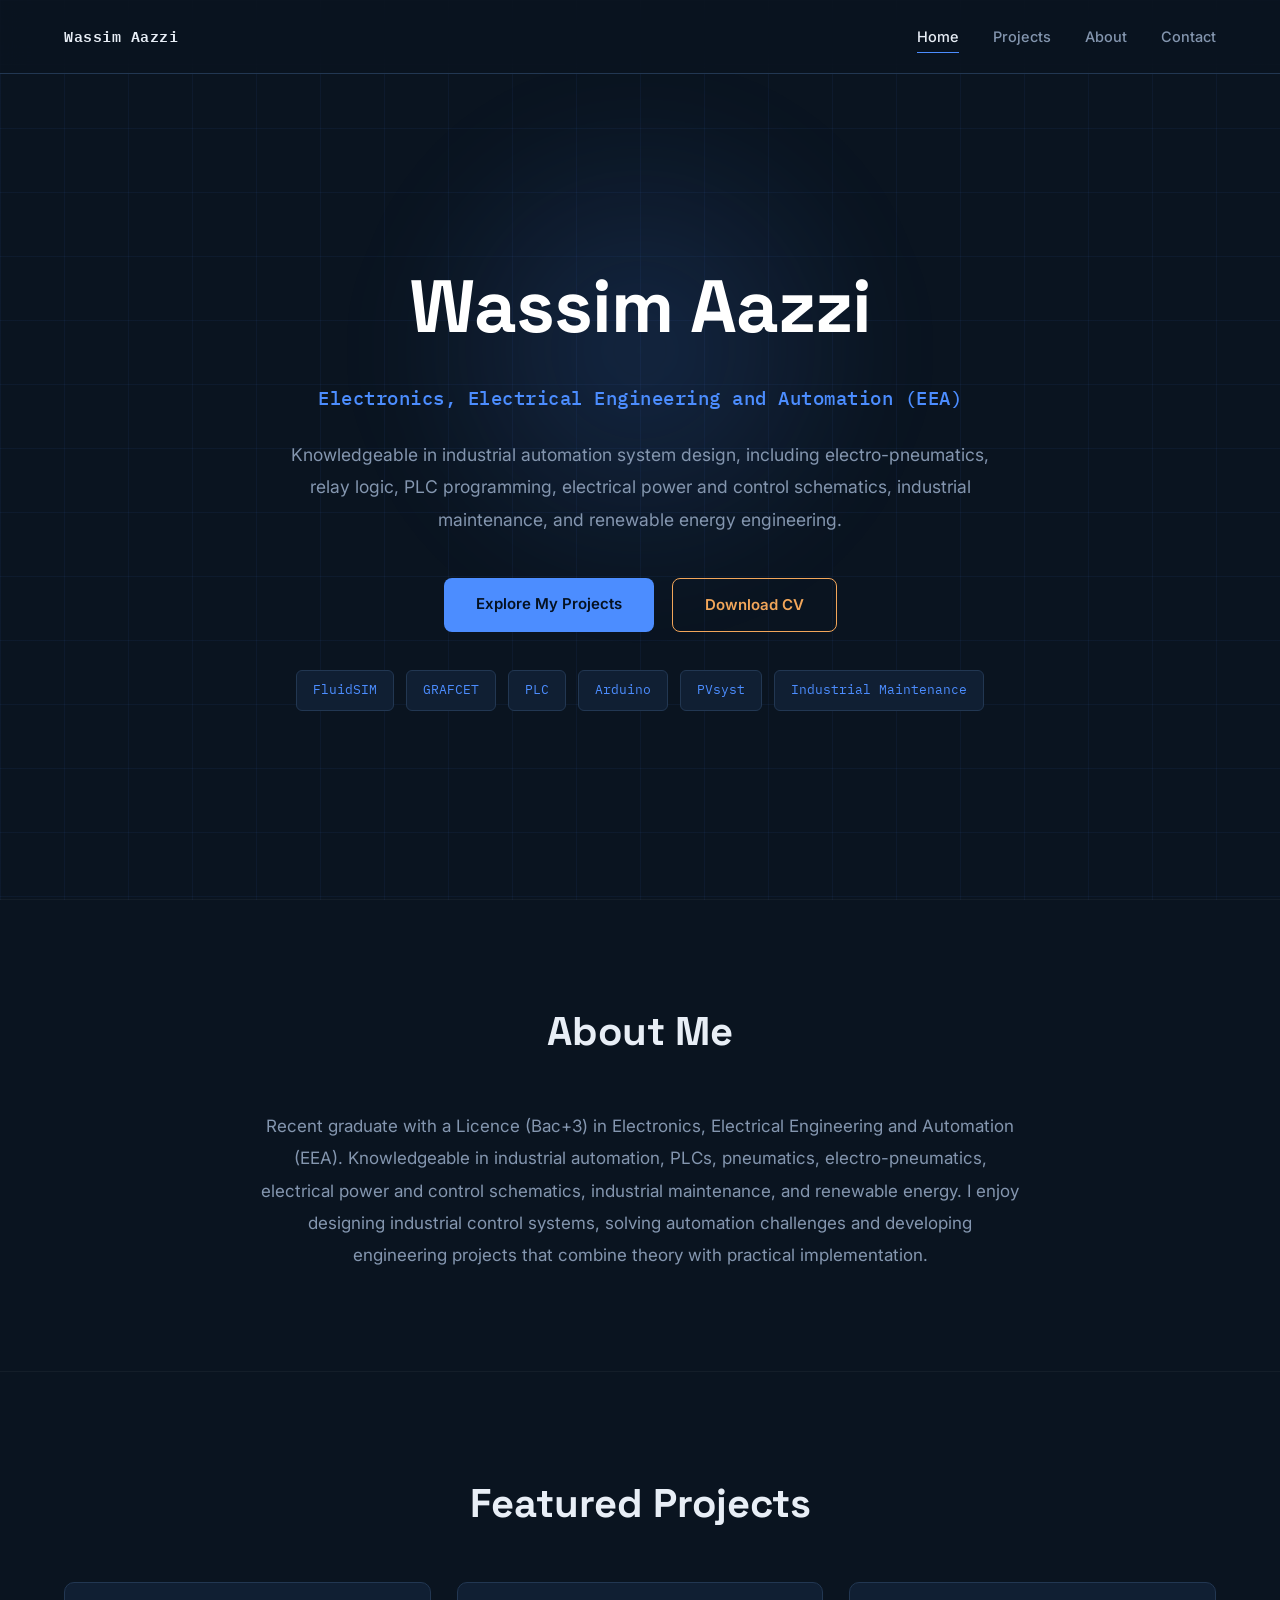
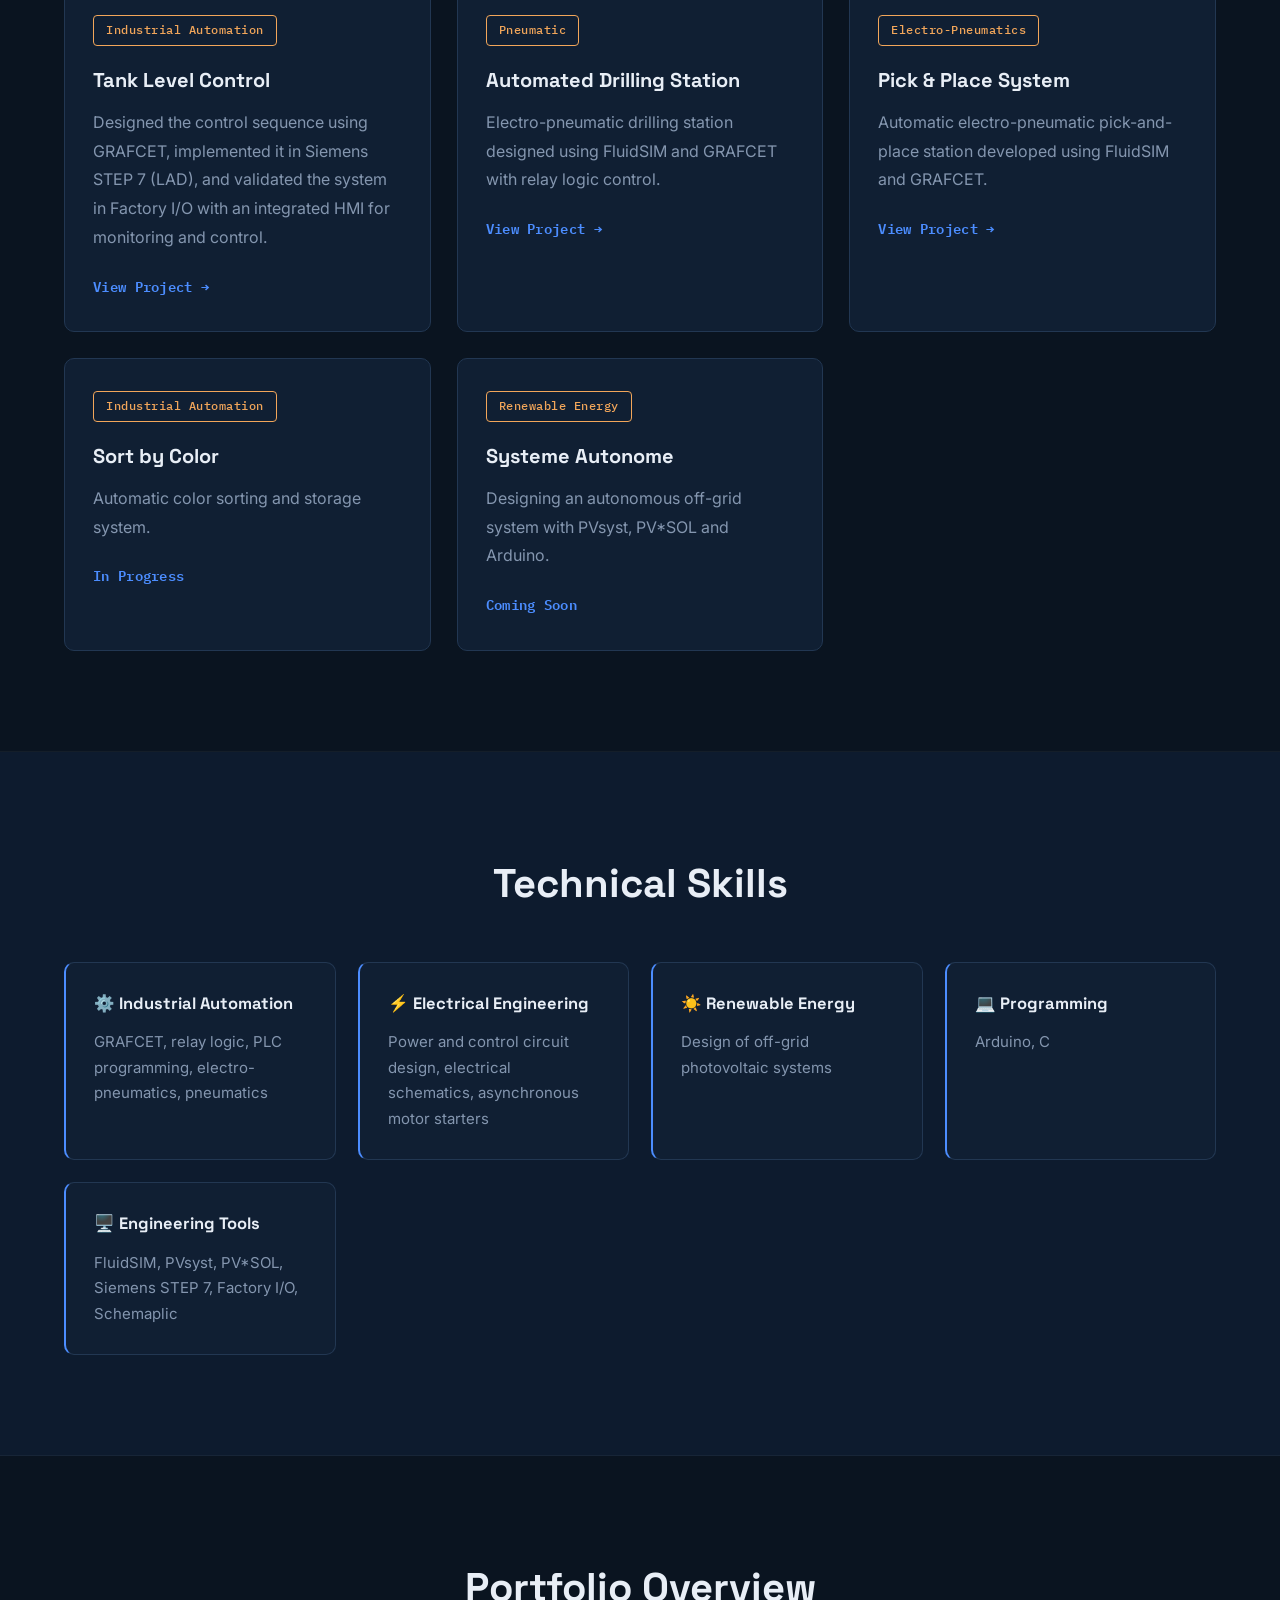
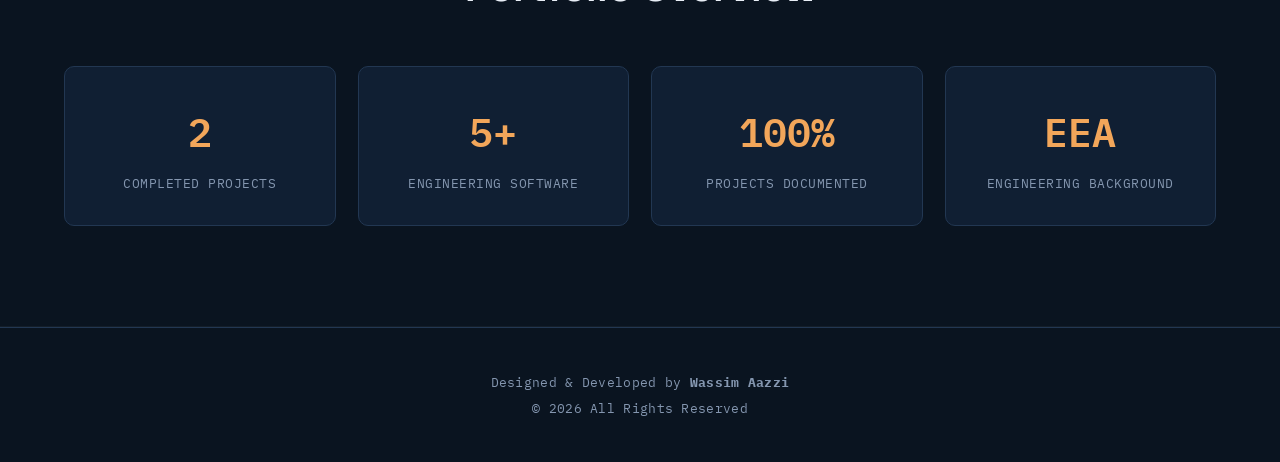
<file: index.html>
<!DOCTYPE html>
<html lang="en">

<head>

<meta charset="UTF-8">
<meta name="viewport" content="width=device-width, initial-scale=1.0">
<title>Wassim Aazzi | Automation Engineer</title>

<link rel="stylesheet" href="css/style.css">

</head>

<body>

<nav>

    <div class="logo">
        <span>Wassim Aazzi</span>
    </div>

    <ul>
        <li><a href="index.html" class="active">Home</a></li>
        <li><a href="projects.html">Projects</a></li>
        <li><a href="about.html">About</a></li>
        <li><a href="contact.html">Contact</a></li>
    </ul>

</nav>

<section class="hero">

    <div class="container">

        <h1>Wassim Aazzi</h1>

        <h2>Electronics, Electrical Engineering and Automation (EEA)</h2>

        <p>
          Knowledgeable in industrial automation system design, including electro-pneumatics,
          relay logic, PLC programming, electrical power and control schematics,
          industrial maintenance, and renewable energy engineering.
        </p>

        <div class="buttons">

            <a href="projects.html" class="btn primary">
                Explore My Projects
            </a>

            <a href="files/CV.pdf" class="btn secondary">
                Download CV
            </a>

        </div>

        <div class="tech-stack">

            <span>FluidSIM</span>
            <span>GRAFCET</span>
            <span>PLC</span>
            <span>Arduino</span>
            <span>PVsyst</span>
            <span>Industrial Maintenance</span>

        </div>

    </div>

</section>

<section class="projects">

    <div class="container">

        <h2 data-eyebrow="FIG. 01">About Me</h2>

        <p>
          Recent graduate with a Licence (Bac+3) in Electronics, Electrical Engineering and Automation (EEA).
          Knowledgeable in industrial automation, PLCs, pneumatics, electro-pneumatics,
          electrical power and control schematics, industrial maintenance, and renewable energy.

          I enjoy designing industrial control systems, solving automation
          challenges and developing engineering projects that combine theory
          with practical implementation.
        </p>

    </div>

</section>

<section class="projects">

    <div class="container">

        <h2 data-eyebrow="FIG. 02">Featured Projects</h2>

        <div class="project-grid">

             <div class="card">

               <span class="tag">Industrial Automation</span>
                <h3>Tank Level Control</h3>

                <p>
                   Designed the control sequence using GRAFCET, implemented it in Siemens STEP 7 (LAD), 
                   and validated the system in Factory I/O with an integrated HMI for monitoring and control.
                </p>

                <a href="projects/Tank_Level.html">View Project →</a>

            </div>

            <div class="card">

               <span class="tag">Pneumatic</span>
                <h3>Automated Drilling Station</h3>

                <p>
                    Electro-pneumatic drilling station designed using
                    FluidSIM and GRAFCET with relay logic control.
                </p>

                <a href="projects/drilling.html">View Project →</a>

            </div>

            <div class="card">

              <span class="tag">Electro-Pneumatics</span>
                <h3>Pick &amp; Place System</h3>

                <p>
                    Automatic electro-pneumatic pick-and-place station
                    developed using FluidSIM and GRAFCET.
                </p>

                <a href="projects/pick-place.html">View Project →</a>

            </div>

          <div class="card">

               <span class="tag">Industrial Automation</span>
                <h3>Sort by Color</h3>

                <p>
                    Automatic color sorting and storage system.
                </p>

                <a href="projects/Sort_by_color.html">In Progress</a>

            </div>

          <div class="card">

               <span class="tag">Renewable Energy</span>
                <h3>Systeme Autonome</h3>

                <p>
                    Designing an autonomous off-grid system with
                    PVsyst, PV*SOL and Arduino.
                </p>

                <a href="projects/pfe-solar.html">Coming Soon</a>

            </div>

        </div>

    </div>

</section>

<section class="skills">

    <div class="container">

        <h2 data-eyebrow="FIG. 03">Technical Skills</h2>

        <div class="skills-grid">

            <div class="skill-card">
                <h3>⚙️ Industrial Automation</h3>
                <p>GRAFCET, relay logic, PLC programming, electro-pneumatics, pneumatics</p>
            </div>

            <div class="skill-card">
                <h3>⚡ Electrical Engineering</h3>
                <p>Power and control circuit design, electrical schematics, asynchronous motor starters</p>
            </div>

            <div class="skill-card">
                <h3>☀️ Renewable Energy</h3>
                <p>Design of off-grid photovoltaic systems</p>
            </div>

            <div class="skill-card">
                <h3>💻 Programming</h3>
                <p>Arduino, C</p>
            </div>

            <div class="skill-card">
                <h3>🖥️ Engineering Tools</h3>
                <p>FluidSIM, PVsyst, PV*SOL, Siemens STEP 7, Factory I/O, Schemaplic</p>
            </div>

        </div>

    </div>

</section>

<section class="stats">

    <div class="container">

        <h2 data-eyebrow="FIG. 04">Portfolio Overview</h2>

        <div class="stats-grid">

            <div class="stat-card">
                <h3>2</h3>
                <p>Completed Projects</p>
            </div>

            <div class="stat-card">
                <h3>5+</h3>
                <p>Engineering Software</p>
            </div>

            <div class="stat-card">
                <h3>100%</h3>
                <p>Projects Documented</p>
            </div>

            <div class="stat-card">
                <h3>EEA</h3>
                <p>Engineering Background</p>
            </div>

        </div>

    </div>

</section>

<footer>

    <div class="container">

        <p>
            Designed &amp; Developed by <strong>Wassim Aazzi</strong>
        </p>

        <p>
            © 2026 All Rights Reserved
        </p>

    </div>

</footer>

<script src="script.js"></script>

</body>

</html>
</file>
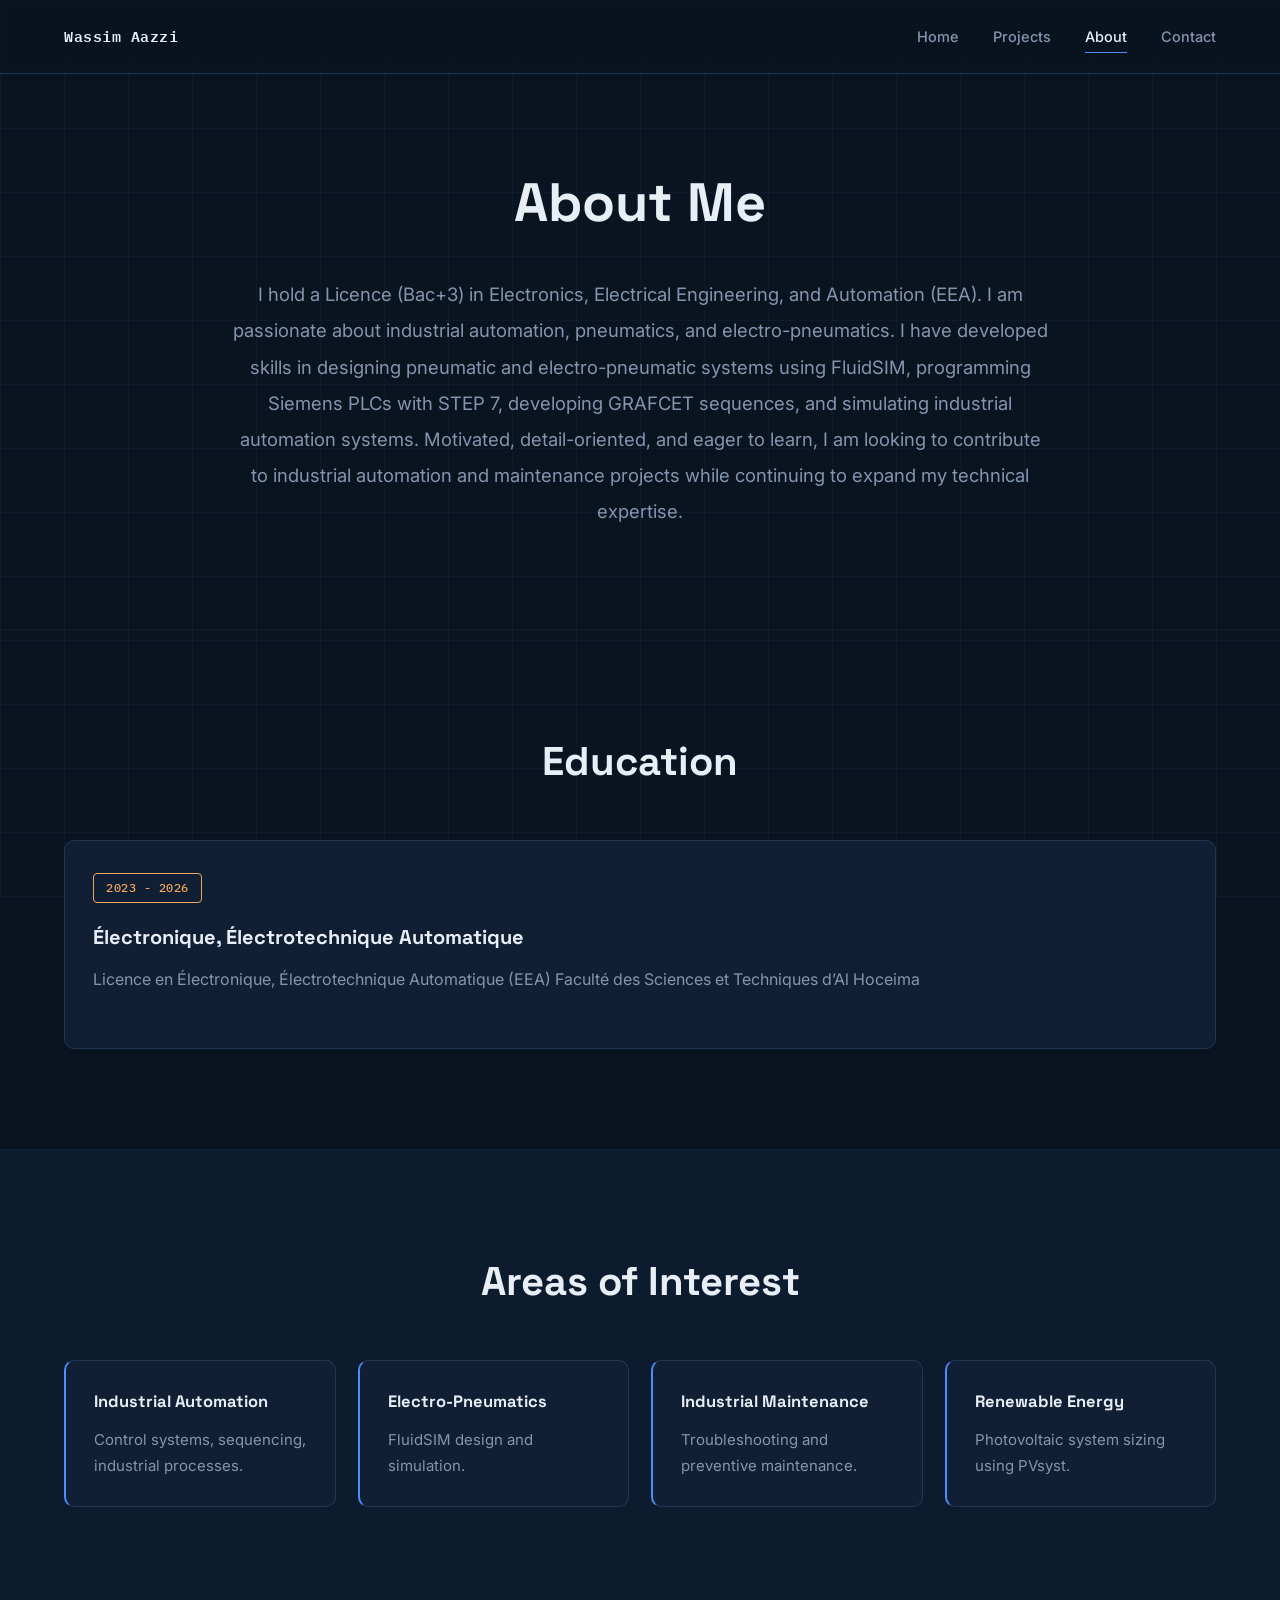
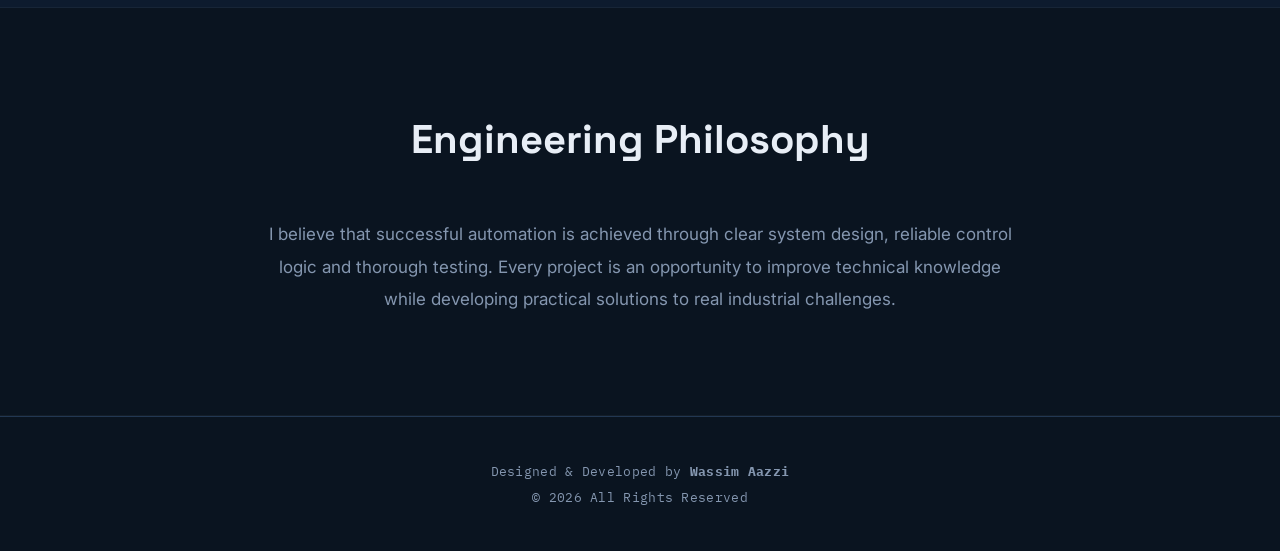
<file: about.html>
<!DOCTYPE html>
<html lang="en">
<head>
    <meta charset="UTF-8">
    <meta name="viewport" content="width=device-width, initial-scale=1.0">
    <title>Projects | Wassim Aazzi</title>

    <link rel="stylesheet" href="css/style.css">
</head>

<body>

<nav>

    <div class="logo">
        <span>Wassim Aazzi</span>
    </div>

    <ul>
        <li><a href="index.html">Home</a></li>
        <li><a href="projects.html">Projects</a></li>
        <li><a href="about.html" class="active">About</a></li>
        <li><a href="contact.html">Contact</a></li>
    </ul>

</nav>
<section class="about-page">

    <div class="container">

        <h1>About Me</h1>

        <p class="intro">

            I hold a Licence (Bac+3) in Electronics, Electrical Engineering, and Automation (EEA). 
            I am passionate about industrial automation, pneumatics, and electro-pneumatics.
            I have developed skills in designing pneumatic and electro-pneumatic systems using FluidSIM, 
            programming Siemens PLCs with STEP 7, developing GRAFCET sequences, and simulating industrial automation systems. 
            Motivated, detail-oriented, and eager to learn, I am looking to contribute to industrial automation 
            and maintenance projects while continuing to expand my technical expertise.

        </p>

    </div>
  
</section>

<section class="projects">

    <div class="container">

        <h2>Education</h2>

        <div class="project-grid">

            <div class="card">
                <span class="tag">2023 - 2026</span>
                <h3>Électronique, Électrotechnique Automatique</h3>
                <p>
                    Licence en Électronique, Électrotechnique Automatique (EEA)
                    Faculté des Sciences et Techniques d’Al Hoceima
                </p>

            </div>

        </div>

    </div>

</section>

<section class="skills">

<div class="container">

<h2>Areas of Interest</h2>

<div class="skills-grid">

<div class="skill-card">

<h3>Industrial Automation</h3>

<p>
Control systems, sequencing, industrial processes.
</p>

</div>

<div class="skill-card">

<h3>Electro-Pneumatics</h3>

<p>
FluidSIM design and simulation.
</p>

</div>

<div class="skill-card">

<h3>Industrial Maintenance</h3>

<p>
Troubleshooting and preventive maintenance.
</p>

</div>

<div class="skill-card">

<h3>Renewable Energy</h3>

<p>
Photovoltaic system sizing using PVsyst.
</p>

</div>

</div>

</div>

</section>

<section class="projects">

<div class="container">

<h2>Engineering Philosophy</h2>

<p>

I believe that successful automation is achieved through
clear system design, reliable control logic and thorough
testing. Every project is an opportunity to improve
technical knowledge while developing practical solutions
to real industrial challenges.

</p>

</div>

</section>

<footer>

    <div class="container">

        <p>
            Designed & Developed by <strong>Wassim Aazzi</strong>
        </p>

        <p>
            © 2026 All Rights Reserved
        </p>

    </div>

</footer>

<script src="script.js"></script>
    
</body>

    
</html>
</file>
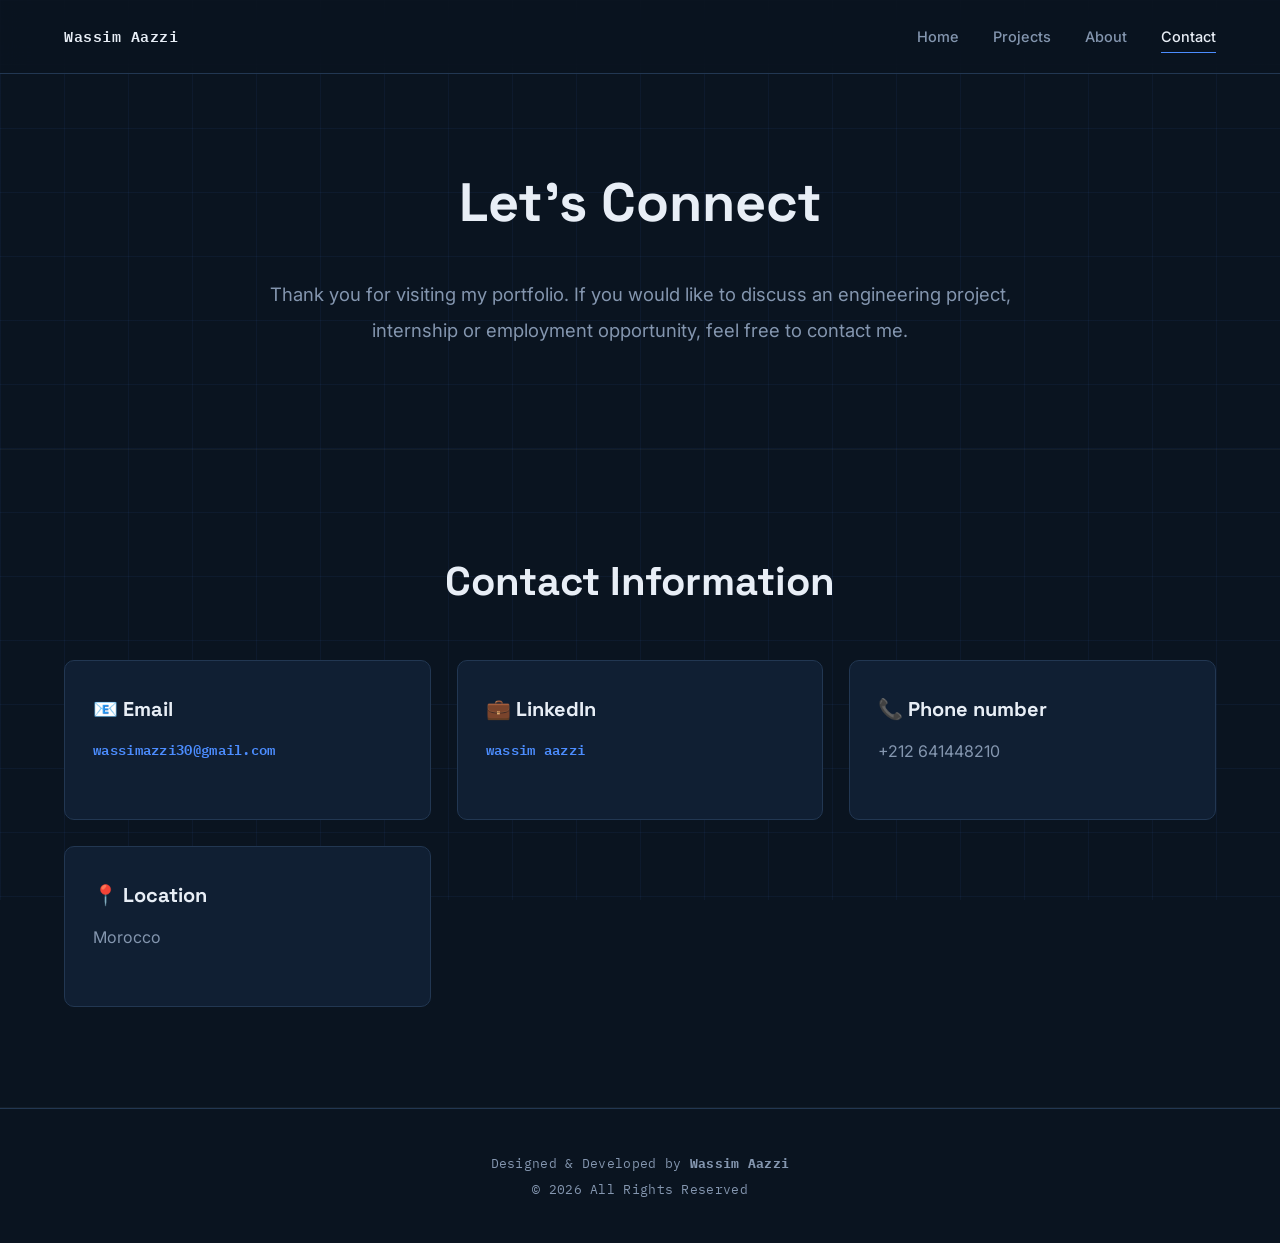
<file: contact.html>
<!DOCTYPE html>
<html lang="en">
<head>
    <meta charset="UTF-8">
    <meta name="viewport" content="width=device-width, initial-scale=1.0">
    <title>Projects | Wassim Aazzi</title>

    <link rel="stylesheet" href="css/style.css">
</head>

<body>

<nav>

    <div class="logo">
        <span>Wassim Aazzi</span>
    </div>

    <ul>
        <li><a href="index.html">Home</a></li>
        <li><a href="projects.html">Projects</a></li>
        <li><a href="about.html">About</a></li>
        <li><a href="contact.html" class="active">Contact</a></li>
    </ul>

</nav>

<section class="about-page">

    <div class="container">

        <h1>Let's Connect</h1>

        <p class="intro">

            Thank you for visiting my portfolio.
            If you would like to discuss an engineering project,
            internship or employment opportunity,
            feel free to contact me.

        </p>

    </div>

</section>

<section class="projects">

    <div class="container">

        <h2>Contact Information</h2>

        <div class="project-grid">

            <div class="card">

                <h3>📧 Email</h3>

                <a href="mailto:wassimazzi30@gmail.com">
                wassimazzi30@gmail.com
                </a>

            </div>

            <div class="card">

                <h3>💼 LinkedIn</h3>

                <a href="https://www.linkedin.com/in/wassim-aazzi-4b77753ab" target="_blank">
                wassim aazzi
                </a>

            </div>

            <div class="card">

                <h3>📞 Phone number</h3>

                <p>
                    +212 641448210
                </p>

            </div>

            <div class="card">

                <h3>📍 Location</h3>

                <p>
                    Morocco
                </p>

            </div>

        </div>

    </div>

</section>


<footer>

    <div class="container">

        <p>
            Designed & Developed by <strong>Wassim Aazzi</strong>
        </p>

        <p>
            © 2026 All Rights Reserved
        </p>

    </div>

</footer>

<script src="script.js"></script>
    
</body>

    
</html>
</file>
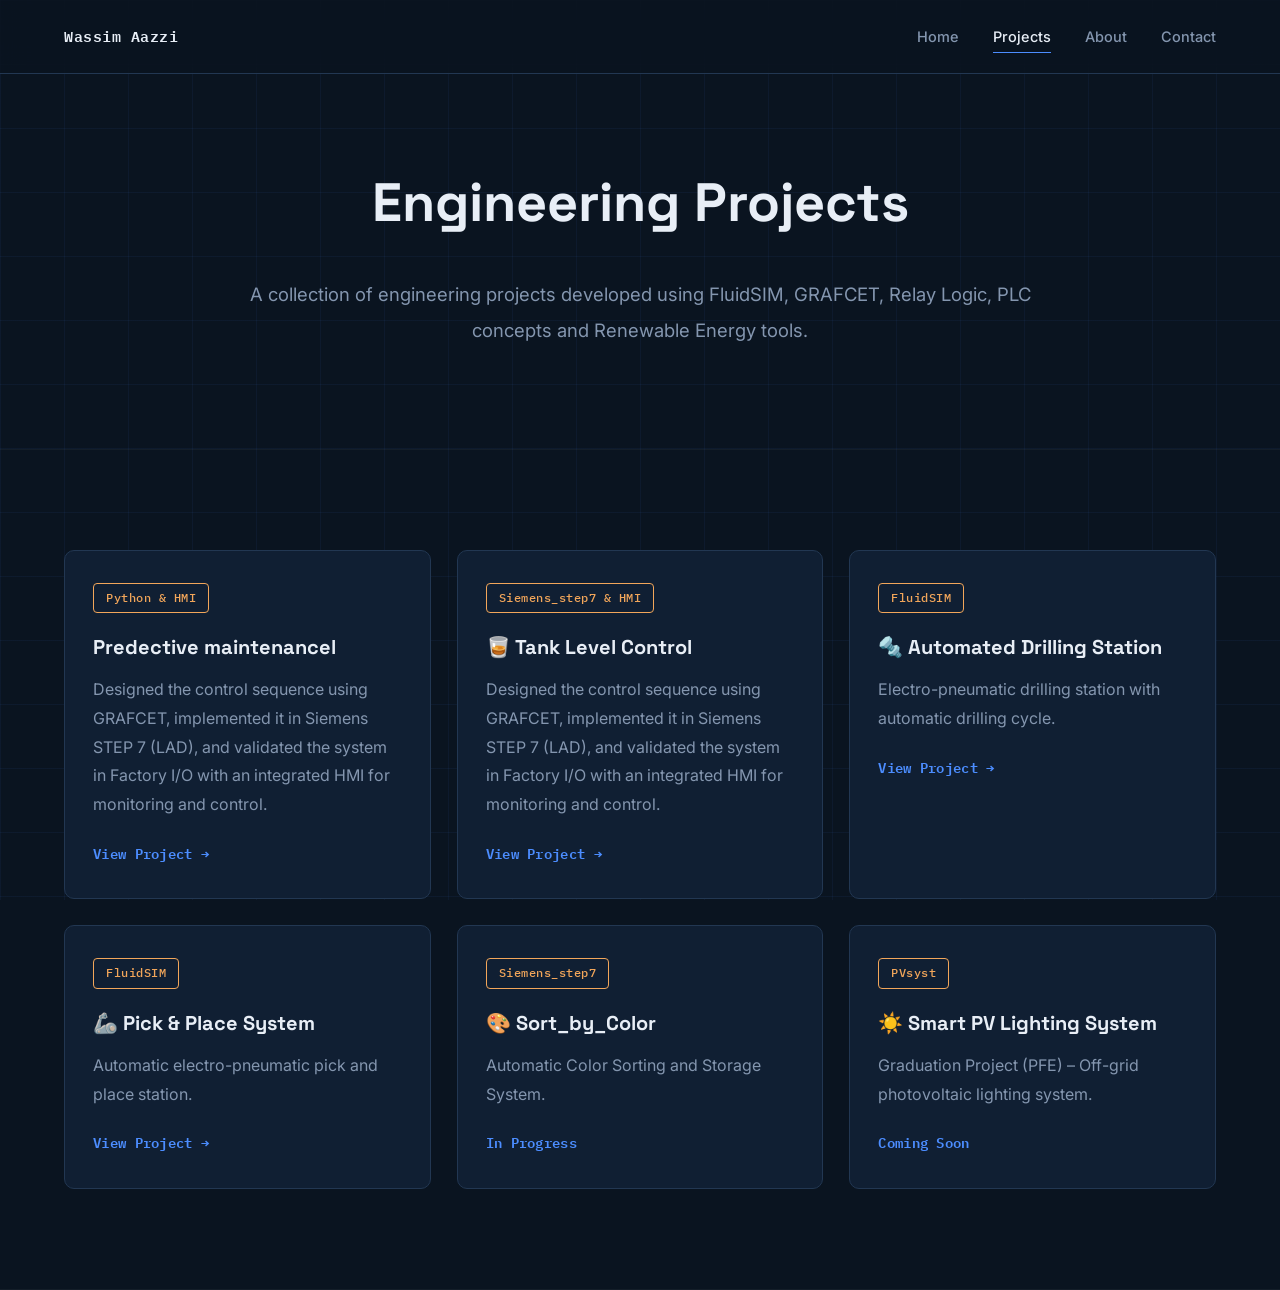
<file: projects.html>
<!DOCTYPE html>
<html lang="en">
<head>
    <meta charset="UTF-8">
    <meta name="viewport" content="width=device-width, initial-scale=1.0">
    <title>Projects | Wassim Aazzi</title>

    <link rel="stylesheet" href="css/style.css">
</head>

<body>

<nav>

    <div class="logo">
        <span>Wassim Aazzi</span>
    </div>

    <ul>
        <li><a href="index.html">Home</a></li>
        <li><a href="projects.html" class="active">Projects</a></li>
        <li><a href="about.html">About</a></li>
        <li><a href="contact.html">Contact</a></li>
    </ul>

</nav>

<section class="about-page">

    <div class="container">

        <h1>Engineering Projects</h1>

        <p class="intro">

            A collection of engineering projects developed using
            FluidSIM, GRAFCET, Relay Logic, PLC concepts and
            Renewable Energy tools.

        </p>

    </div>

</section>

<section class="projects">

<div class="container">

<div class="project-grid">

<div class="card">
              
               <span class="tag">Python & HMI</span>
                <h3>Predective maintenancel</h3>

                <p>
                    Designed the control sequence using GRAFCET, 
                    implemented it in Siemens STEP 7 (LAD), and validated 
                    the system in Factory I/O with an integrated HMI for monitoring and control.
                </p>

                <a href="files/maintenance_analyse.pdf">View Project →</a>

</div>

<div class="card">
              
               <span class="tag">Siemens_step7 & HMI</span>
                <h3>🥃 Tank Level Control</h3>

                <p>
                    Designed the control sequence using GRAFCET, 
                    implemented it in Siemens STEP 7 (LAD), and validated 
                    the system in Factory I/O with an integrated HMI for monitoring and control.
                </p>

                <a href="projects/Tank_Level.html">View Project →</a>

</div>

<div class="card">
    
<span class="tag">FluidSIM</span>
<h3>🔩 Automated Drilling Station</h3>

<p>
Electro-pneumatic drilling station with automatic drilling cycle.
</p>

<a href="projects/drilling.html">
View Project →
</a>

</div>

<div class="card">

<span class="tag">FluidSIM</span>
<h3>🦾 Pick & Place System</h3>

<p>
Automatic electro-pneumatic pick and place station.
</p>

<a href="projects/pick-place.html">
View Project →
</a>

</div>

<div class="card">
              
               <span class="tag">Siemens_step7</span>
                <h3>🎨 Sort_by_Color</h3>

                <p>
                    Automatic Color Sorting and Storage System.
                </p>

                <a href="projects/Sort_by_color.html">In Progress</a>

</div>

<div class="card">

<span class="tag">PVsyst</span>
<h3>☀️ Smart PV Lighting System</h3>

<p>
Graduation Project (PFE) – Off-grid photovoltaic lighting system.
</p>

<a href="projects/solar-pfe.html">
Coming Soon
</a>

</div>

</div>

</section>

<script src="script.js"></script>
    
</body>

</html>
</file>
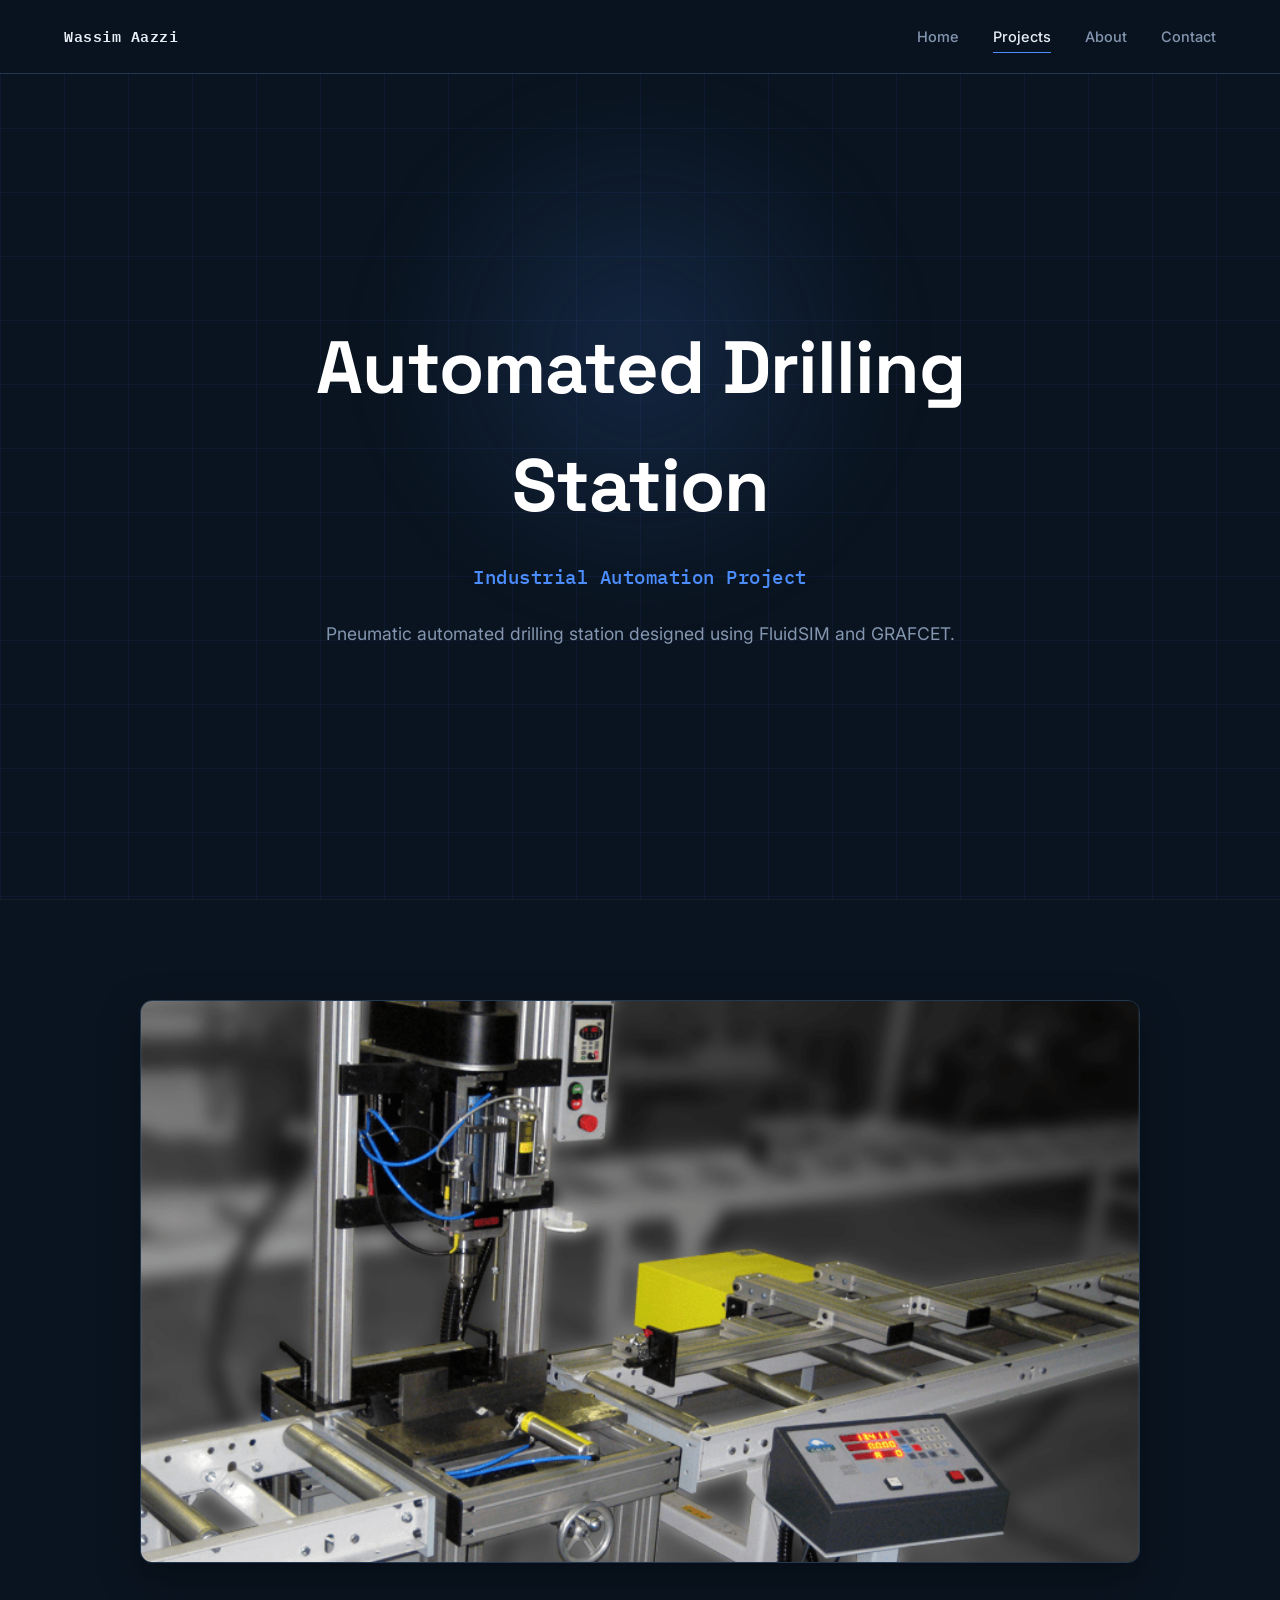
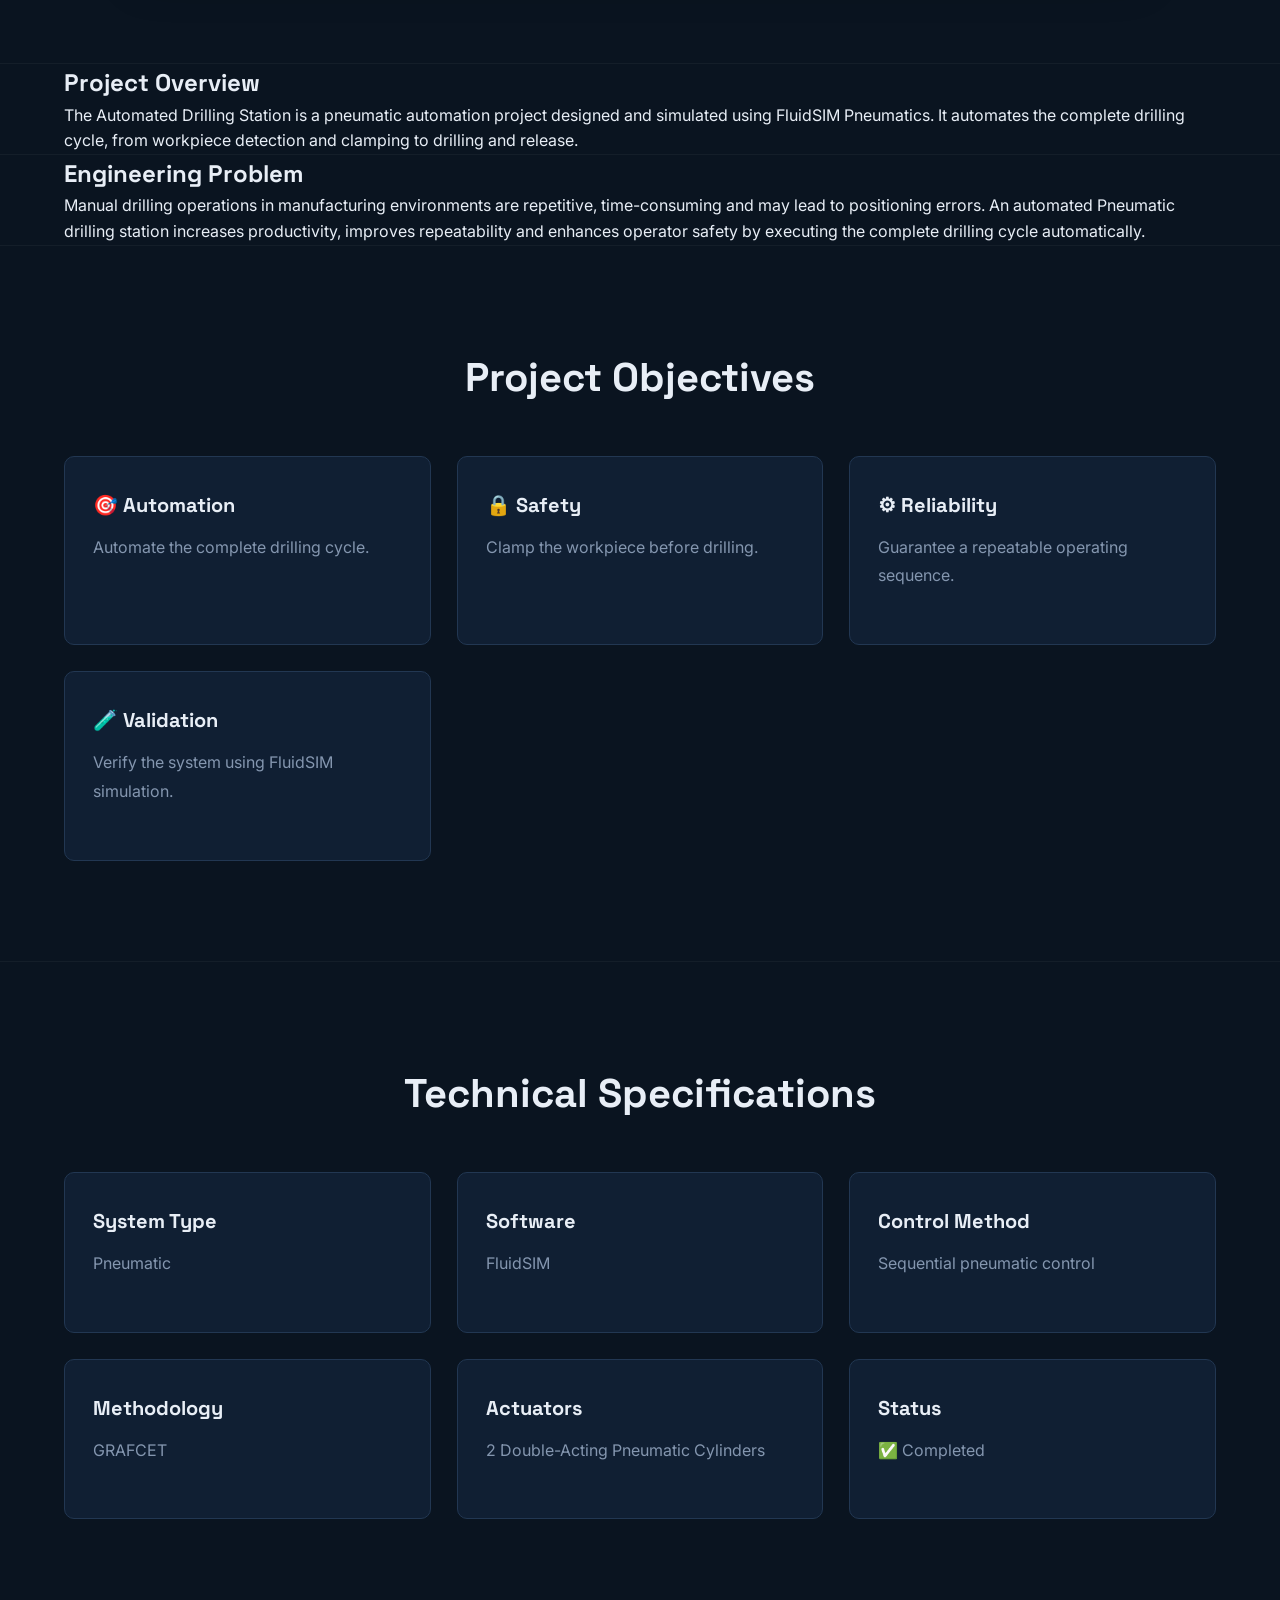
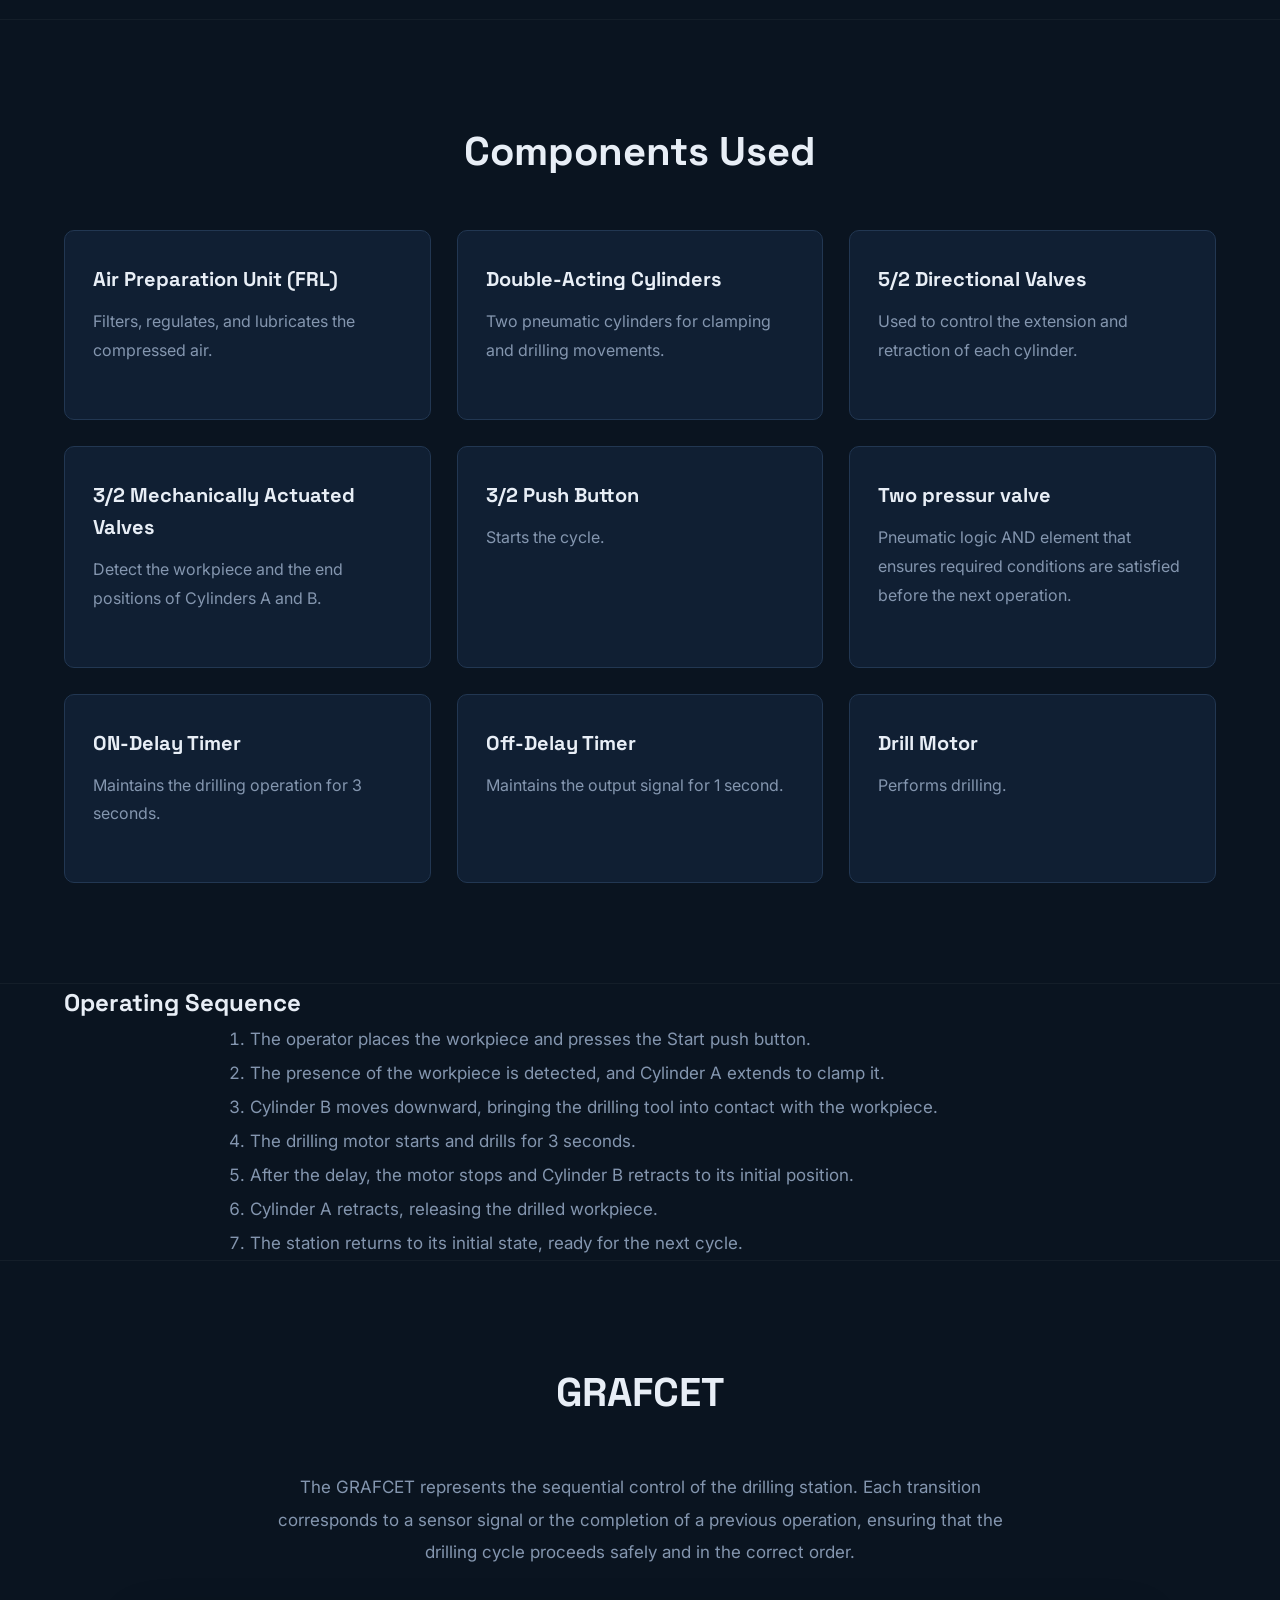
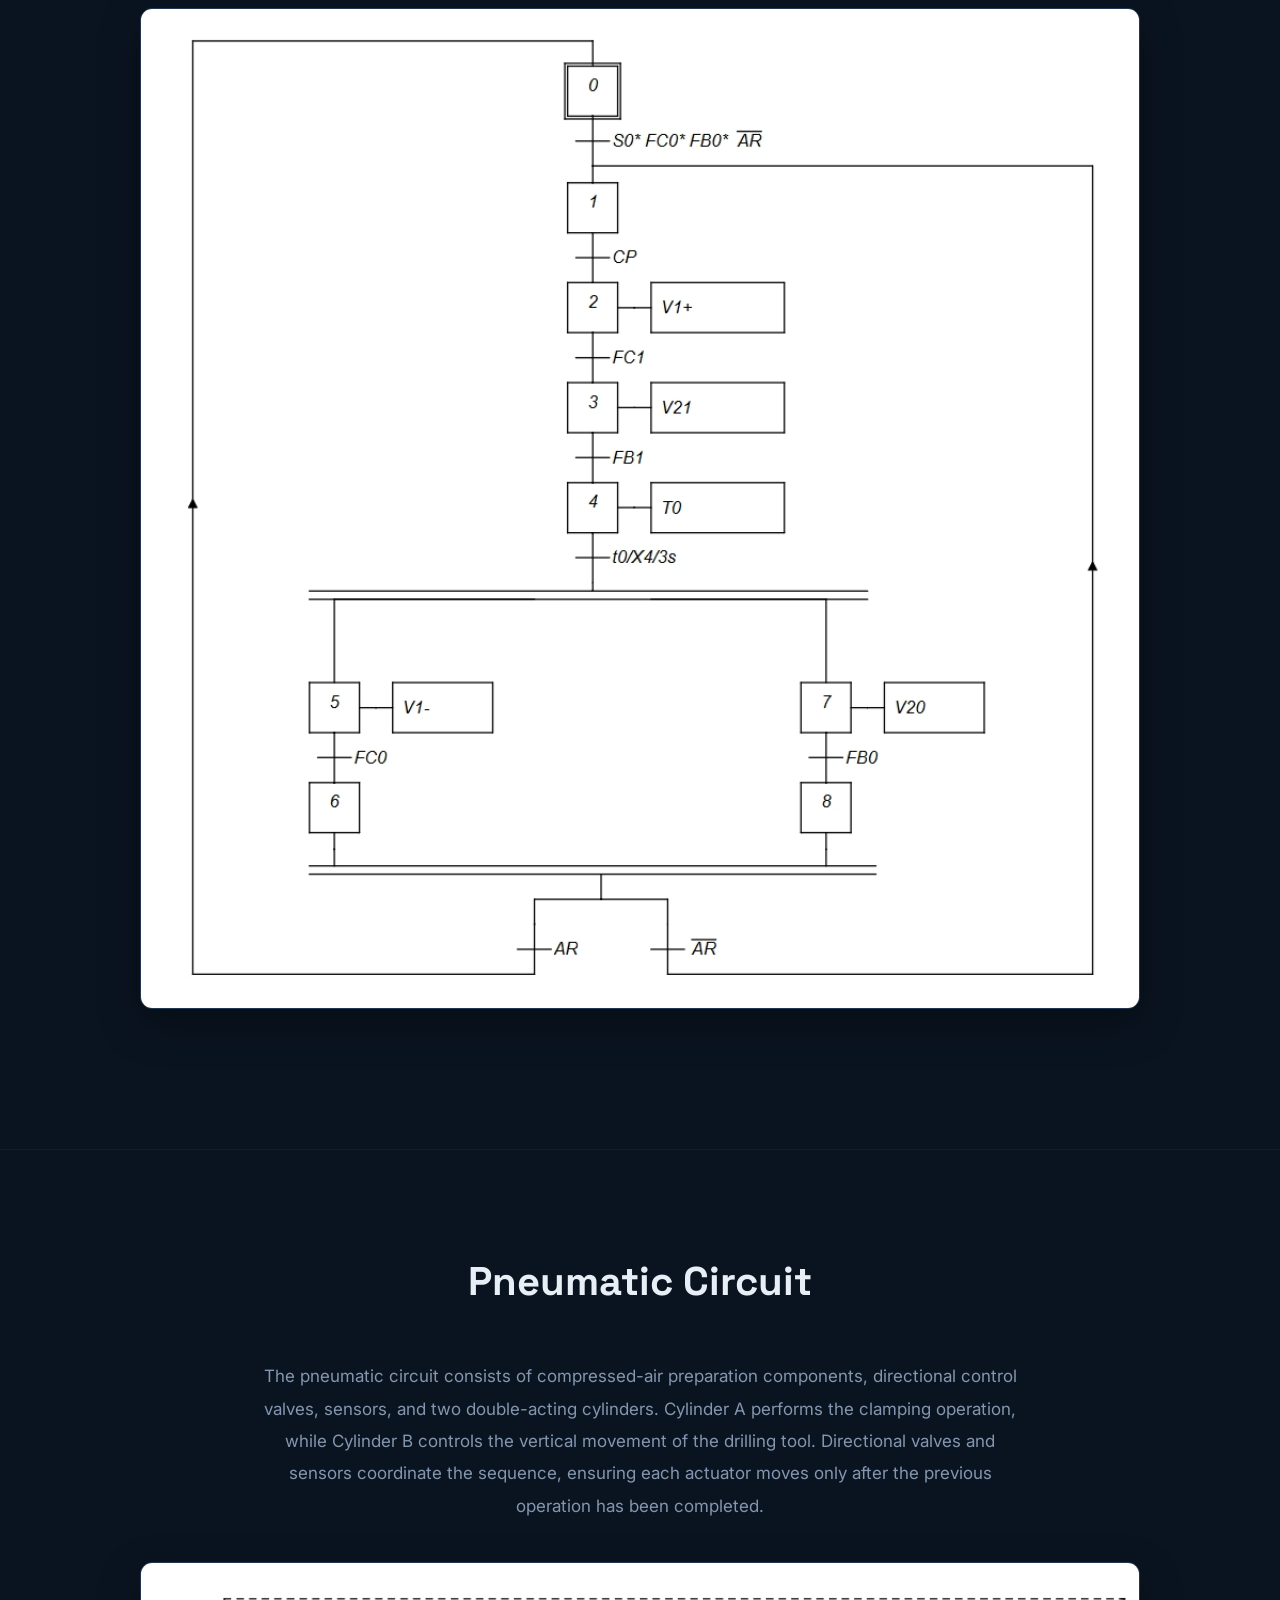
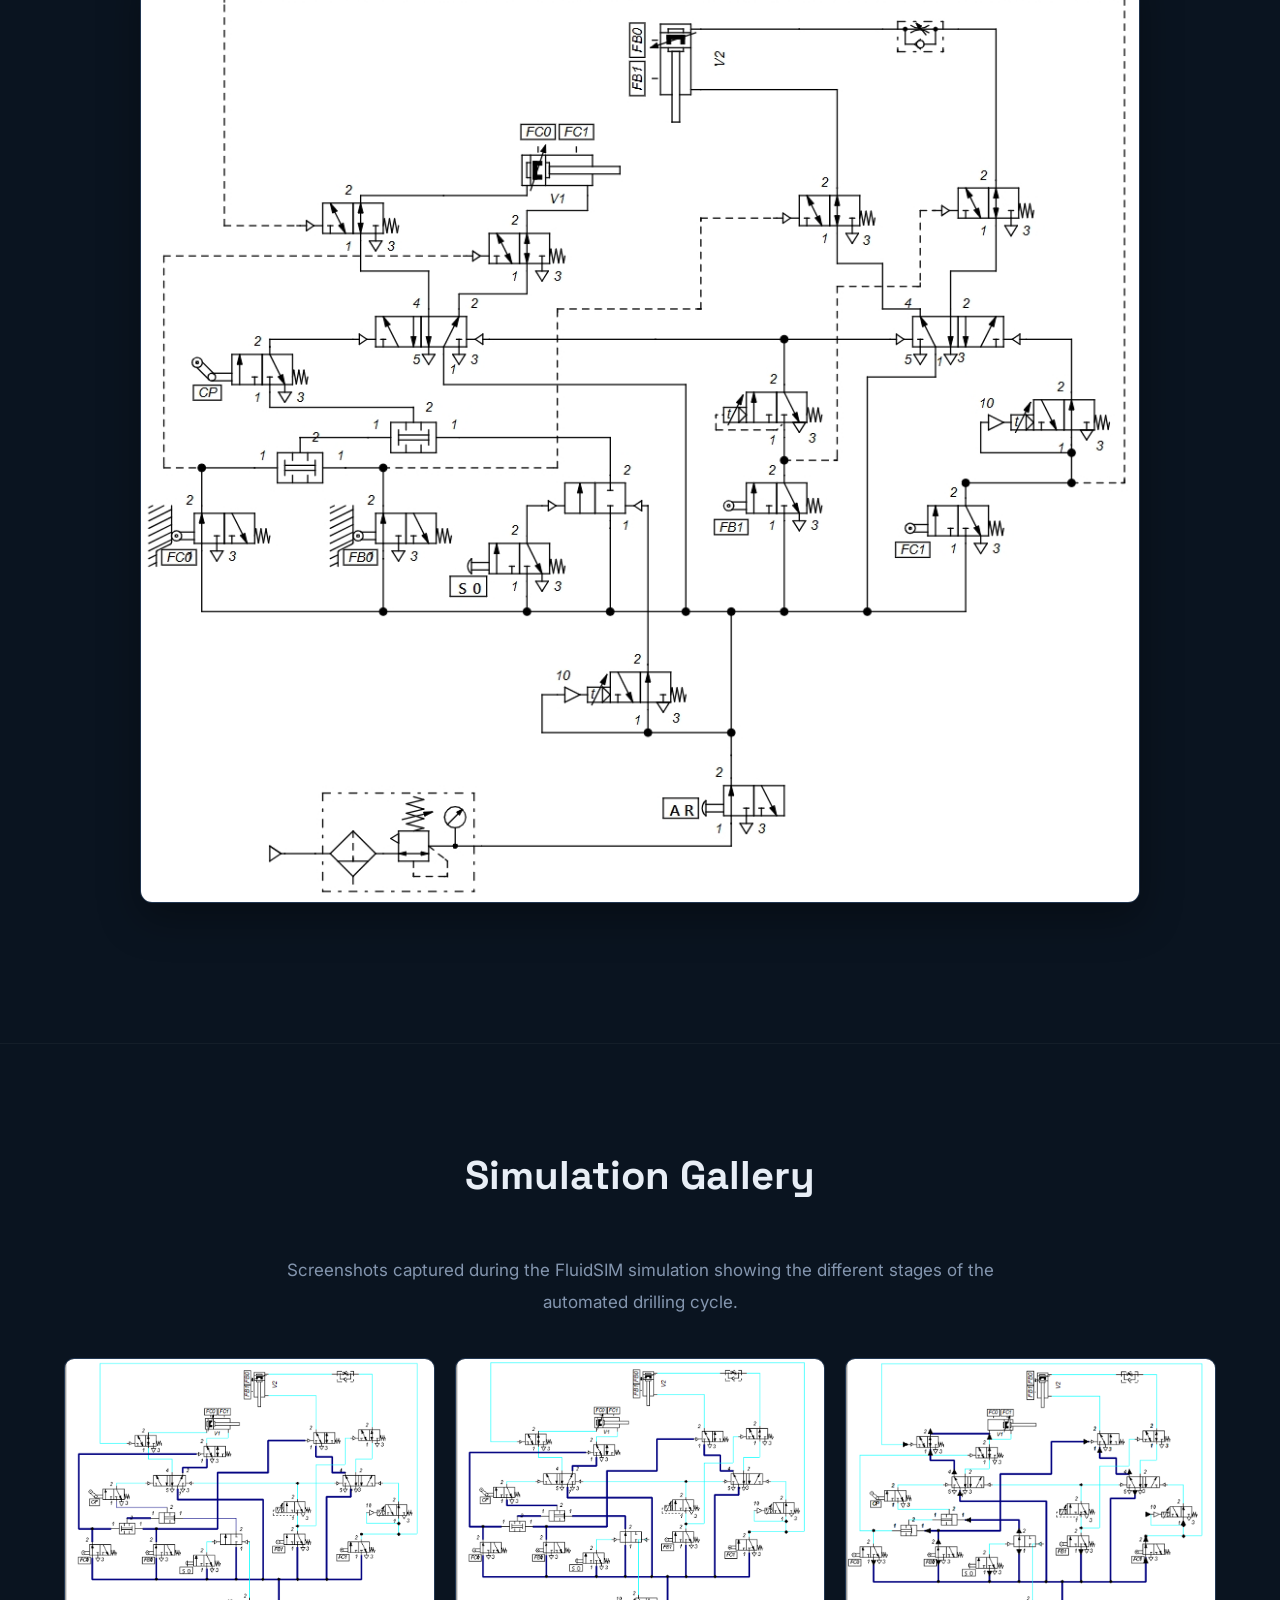
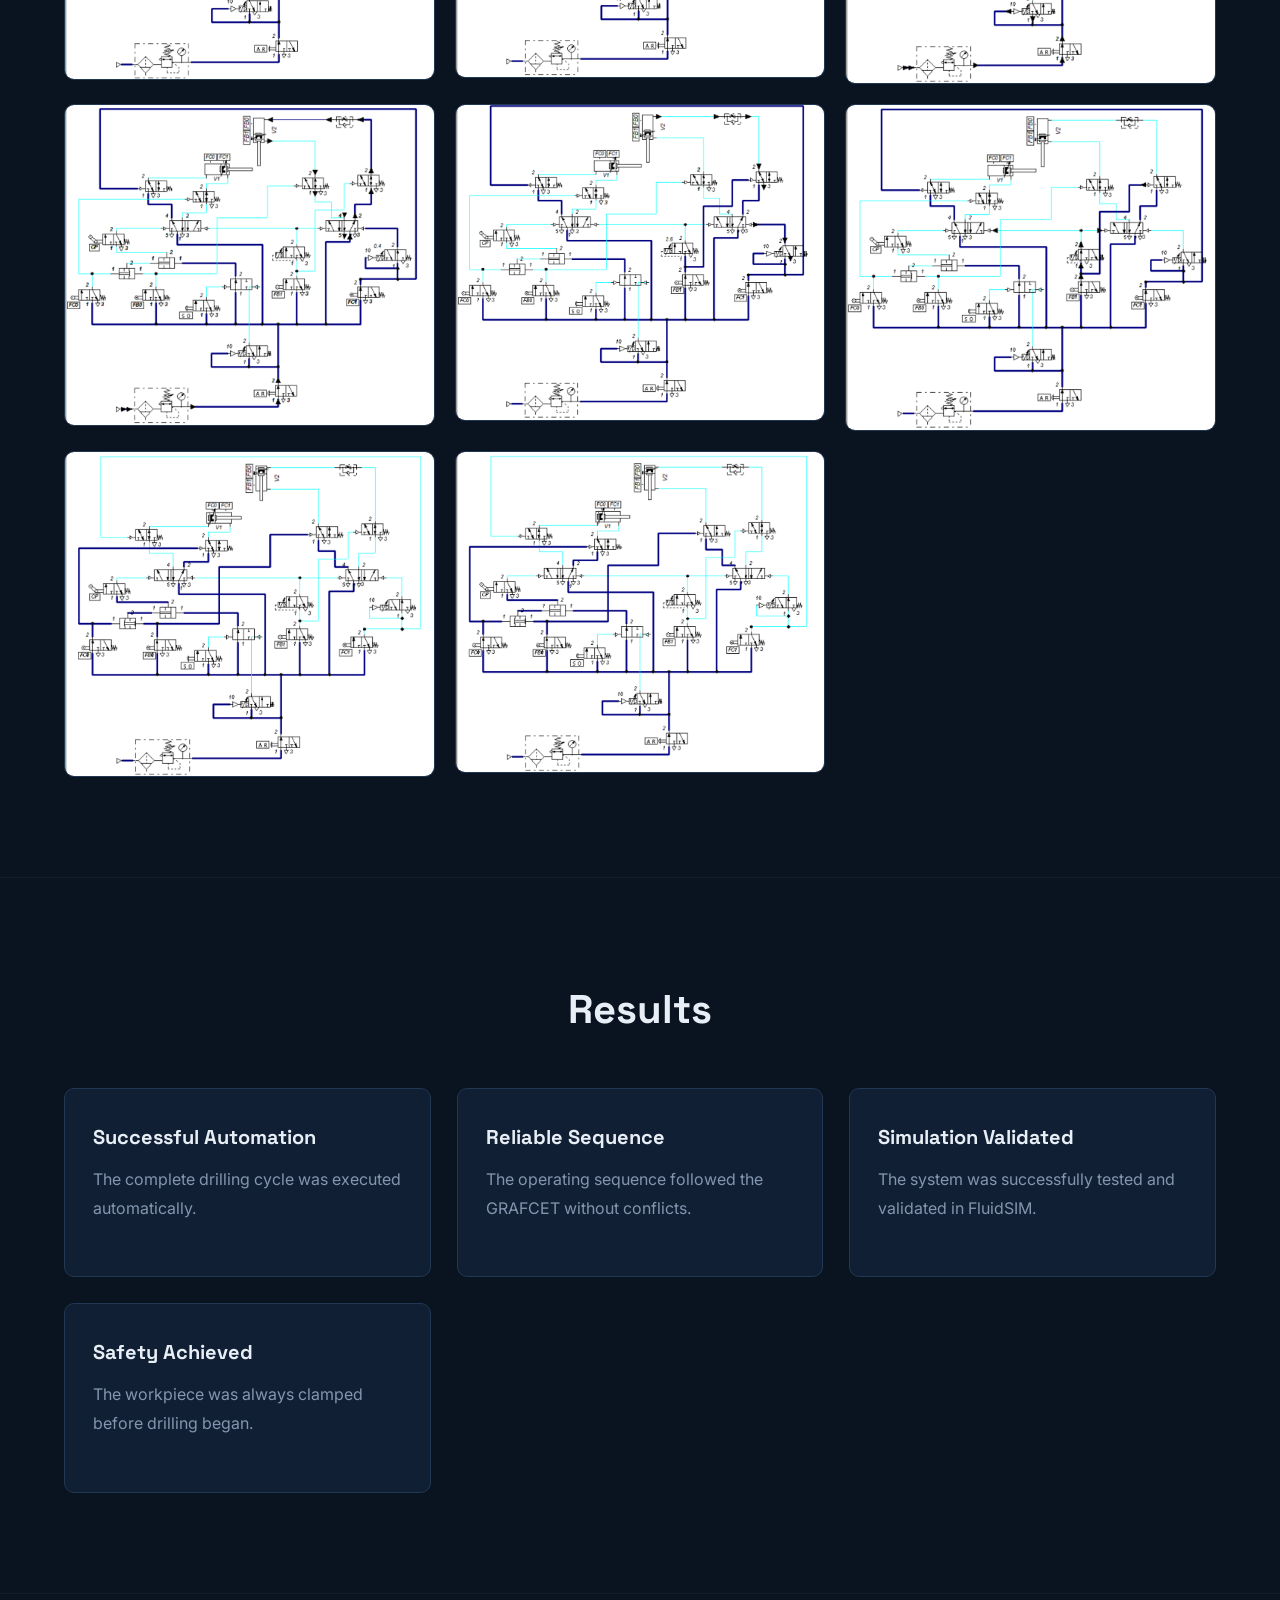
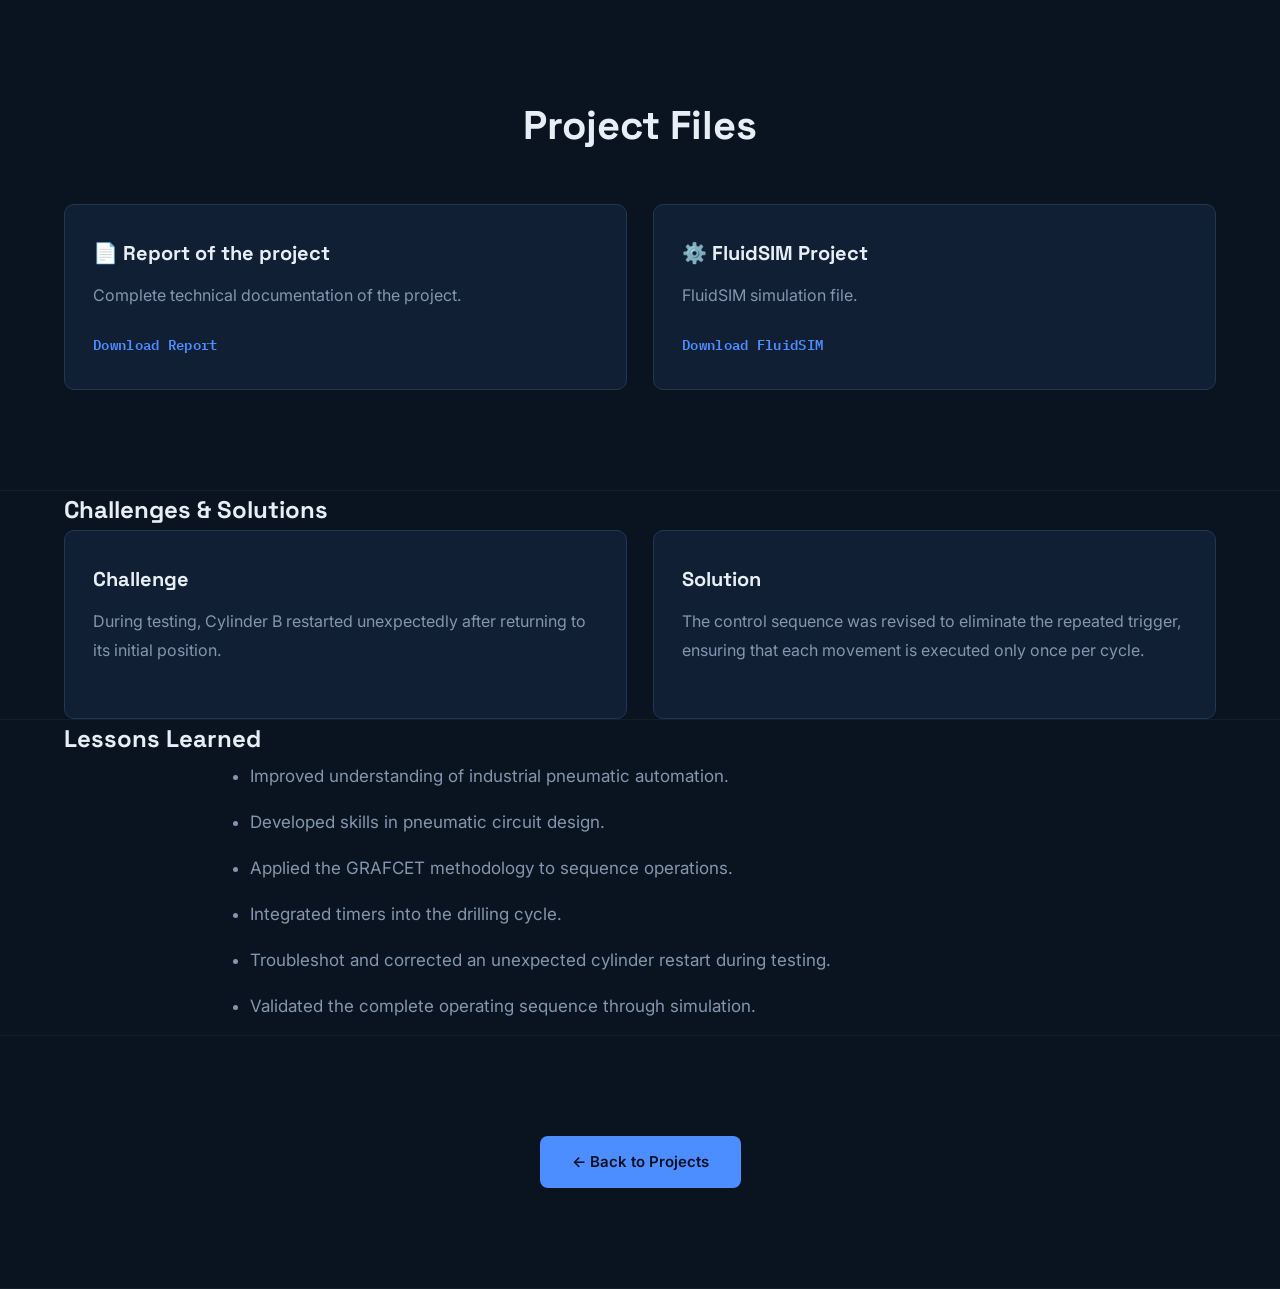
<file: projects/drilling.html>
<!DOCTYPE html>
<html lang="en">
<head>
    <meta charset="UTF-8">
    <meta name="viewport" content="width=device-width, initial-scale=1.0">
    <title>Automated Drilling Station | Wassim Aazzi</title>
    <link rel="stylesheet" href="../css/style.css">
</head>

<body>

<nav>

    <div class="logo">
        <span>Wassim Aazzi</span>
    </div>

    <ul>
        <li><a href="../index.html">Home</a></li>
        <li><a href="../projects.html" class="active">Projects</a></li>
        <li><a href="../about.html">About</a></li>
        <li><a href="../contact.html">Contact</a></li>
    </ul>

</nav>
    
<section class="hero">

    <div class="container">

        <h1> Automated Drilling Station</h1>

        <h2>Industrial Automation Project</h2>

        <p>
            Pneumatic automated drilling station designed using
            FluidSIM and GRAFCET.
        </p>

    </div>

</section>
    
<section class="project-banner">

    <div class="container">

        <img src="../images/drilling/driling.png"
             alt="Automated Drilling Station"
             class="banner-image">

    </div>

</section>

<section class="about">

<div class="container">

<h2>Project Overview</h2>

<p>

The Automated Drilling Station is a pneumatic automation project
designed and simulated using FluidSIM Pneumatics.
It automates the complete drilling cycle,
from workpiece detection and clamping to drilling and release.

</p>

</div>

</section>

<section class="about">

    <div class="container">

        <h2>Engineering Problem</h2>

        <p>

            Manual drilling operations in manufacturing environments are
            repetitive, time-consuming and may lead to positioning errors.

            An automated Pneumatic drilling station increases
            productivity, improves repeatability and enhances operator safety
            by executing the complete drilling cycle automatically.

        </p>

    </div>

</section>

<section class="projects">

    <div class="container">

        <h2>Project Objectives</h2>

        <div class="project-grid">

            <div class="card">
                <h3>🎯 Automation</h3>
                <p>Automate the complete drilling cycle.</p>
            </div>

            <div class="card">
                <h3>🔒 Safety</h3>
                <p>Clamp the workpiece before drilling.</p>
            </div>

            <div class="card">
                <h3>⚙ Reliability</h3>
                <p>Guarantee a repeatable operating sequence.</p>
            </div>

            <div class="card">
                <h3>🧪 Validation</h3>
                <p>Verify the system using FluidSIM simulation.</p>
            </div>

        </div>

    </div>
    
</section>

<section class="projects">

<div class="container">

        <h2>Technical Specifications</h2>

        <div class="project-grid">

            <div class="card">
                <h3>System Type</h3>
                <p>Pneumatic</p>
            </div>

            <div class="card">
                <h3>Software</h3>
                <p>FluidSIM</p>
            </div>

            <div class="card">
                <h3>Control Method</h3>
                <p>Sequential pneumatic control</p>
            </div>

            <div class="card">
                <h3>Methodology</h3>
                <p>GRAFCET</p>
            </div>

            <div class="card">
                <h3>Actuators</h3>
                <p>2 Double-Acting Pneumatic Cylinders</p>
            </div>

            <div class="card">
                <h3>Status</h3>
                <p>✅ Completed</p>
            </div>

        </div>

    </div>

</section>

<section class="projects">

    <div class="container">

        <h2>Components Used</h2>

        <div class="project-grid">

            <div class="card">
                <h3>Air Preparation Unit (FRL)</h3>
                <p>Filters, regulates, and lubricates the compressed air.</p>
            </div>

            <div class="card">
                <h3>Double-Acting Cylinders</h3>
                <p>Two pneumatic cylinders for clamping and drilling movements.</p>
            </div>

            <div class="card">
                <h3>5/2 Directional Valves</h3>
                <p>Used to control the extension and retraction of each cylinder.</p>
            </div>

            <div class="card">
                <h3>3/2 Mechanically Actuated Valves</h3>
                <p>Detect the workpiece and the end positions of Cylinders A and B.</p>
            </div>

            <div class="card">
                <h3>3/2 Push Button</h3>
                <p>Starts the cycle.</p>
            </div>

            <div class="card">
                <h3>Two pressur valve</h3>
                <p>Pneumatic logic AND element that ensures required conditions are satisfied before the next operation.</p>
            </div>

            <div class="card">
                <h3>ON-Delay Timer</h3>
                <p>Maintains the drilling operation for 3 seconds.</p>
            </div>

            <div class="card">
                <h3>Off-Delay Timer</h3>
                <p>Maintains the output signal for 1 second.</p>
            </div>

            <div class="card">
                <h3>Drill Motor</h3>
                <p>Performs drilling.</p>
            </div>

        </div>

    </div>

</section>

<section class="about">
    
    <div class="container">

    <h2>Operating Sequence</h2>

    <ol>

    <li>The operator places the workpiece and presses the Start push button.</li>

    <li>The presence of the workpiece is detected, and Cylinder A extends to clamp it.</li>

    <li>Cylinder B moves downward, bringing the drilling tool into contact with the workpiece.</li>

    <li>The drilling motor starts and drills for 3 seconds.</li>

    <li>After the delay, the motor stops and Cylinder B retracts to its initial position.</li>

    <li>Cylinder A retracts, releasing the drilled workpiece.</li>
    
    <li>The station returns to its initial state, ready for the next cycle.</li>

    </ol>

    </div>

</section>

<section class="projects">

    <div class="container">

        <h2>GRAFCET</h2>

        <p style="text-align:center; margin-bottom:30px;">
            The GRAFCET represents the sequential control of the drilling station. 
            Each transition corresponds to a sensor signal or the completion of a previous operation,
            ensuring that the drilling cycle proceeds safely and in the correct order.
        </p>

        <img
            src="../images/drilling/drilling-grafcet.png"
            alt="GRAFCET Diagram"
            class="banner-image">

    </div>

</section>

<section class="projects">

    <div class="container">

        <h2>Pneumatic Circuit</h2>

        <p style="text-align:center; margin-bottom:30px;">
            The pneumatic circuit consists of compressed-air preparation components, 
            directional control valves, sensors, and two double-acting cylinders. 
            Cylinder A performs the clamping operation, while Cylinder B controls the vertical movement of the drilling tool. 
            Directional valves and sensors coordinate the sequence,
            ensuring each actuator moves only after the previous operation has been completed.
        </p>

        <img src="../images/drilling/drilling-pneumatic.png"
             class="diagram-image"
             alt="FluidSIM Pneumatic Circuit">

    </div>

</section>
    
<section class="projects">

    <div class="container">

        <h2>Simulation Gallery</h2>

        <p class="gallery-text">
            Screenshots captured during the FluidSIM simulation showing the
            different stages of the automated drilling cycle.
        </p>

        <div class="gallery">

            <img src="../images/drilling/simulation/Screenshot (1636).png" alt="Simulation Step 1">
            <img src="../images/drilling/simulation/Screenshot (1637).png" alt="Simulation Step 2">
            <img src="../images/drilling/simulation/Screenshot (1638).png" alt="Simulation Step 3">
            <img src="../images/drilling/simulation/Screenshot (1639).png" alt="Simulation Step 4">
            <img src="../images/drilling/simulation/Screenshot (1640).png" alt="Simulation Step 5">
            <img src="../images/drilling/simulation/Screenshot (1641).png" alt="Simulation Step 6">
            <img src="../images/drilling/simulation/Screenshot (1642).png" alt="Simulation Step 7">
            <img src="../images/drilling/simulation/Screenshot (1643).png" alt="Simulation Step 8">

        </div>

    </div>

</section>

<section class="projects">

    <div class="container">

        <h2>Results</h2>

        <div class="project-grid">

            <div class="card">
                <h3>Successful Automation</h3>
                <p>The complete drilling cycle was executed automatically.</p>
            </div>

            <div class="card">
                <h3>Reliable Sequence</h3>
                <p>The operating sequence followed the GRAFCET without conflicts.</p>
            </div>

            <div class="card">
                <h3>Simulation Validated</h3>
                <p>The system was successfully tested and validated in FluidSIM.</p>
            </div>

            <div class="card">
                <h3>Safety Achieved</h3>
                <p>The workpiece was always clamped before drilling began.</p>
            </div>

        </div>

    </div>

</section>
    
<section class="projects">

    <div class="container">

        <h2>Project Files</h2>

        <div class="project-grid">

            <div class="card">

                <h3>📄 Report of the project</h3>

                <p>Complete technical documentation of the project.</p>

                <a href="../files/drilling-pneumatic.pdf" target="_blank">
                    Download Report
                </a>

            </div>

            <div class="card">

                <h3>⚙️ FluidSIM Project</h3>

                <p>FluidSIM simulation file.</p>

                <a href="../files/drilling/drilling/drilling.ct" download>
                    Download FluidSIM
                </a>

            </div>

        </div>

    </div>

</section>

<section class="about">

    <div class="container">

        <h2>Challenges & Solutions</h2>

        <div class="project-grid">

            <div class="card">
                <h3>Challenge</h3>
                <p>
                    During testing, Cylinder B restarted unexpectedly after returning
                    to its initial position.
                </p>
            </div>

            <div class="card">
                <h3>Solution</h3>
                <p>
                    The control sequence was revised to eliminate the repeated trigger,
                    ensuring that each movement is executed only once per cycle.
                </p>
            </div>

        </div>

    </div>

</section>

<section class="about">

    <div class="container">

        <h2>Lessons Learned</h2>

        <ul class="lessons">

            <li>Improved understanding of industrial pneumatic automation.</li>

            <li>Developed skills in pneumatic circuit design.</li>

            <li>Applied the GRAFCET methodology to sequence operations.</li>

            <li>Integrated timers into the drilling cycle.</li>

            <li>Troubleshot and corrected an unexpected cylinder restart during testing.</li>

            <li>Validated the complete operating sequence through simulation.</li>

        </ul>

    </div>

</section>

<section class="projects">

    <div class="container" style="text-align:center;">

        <a href="../projects.html" class="btn primary">
            ← Back to Projects
        </a>

    </div>

</section>

<script src="../script.js"></script>
    
</body>
</html>
</file>
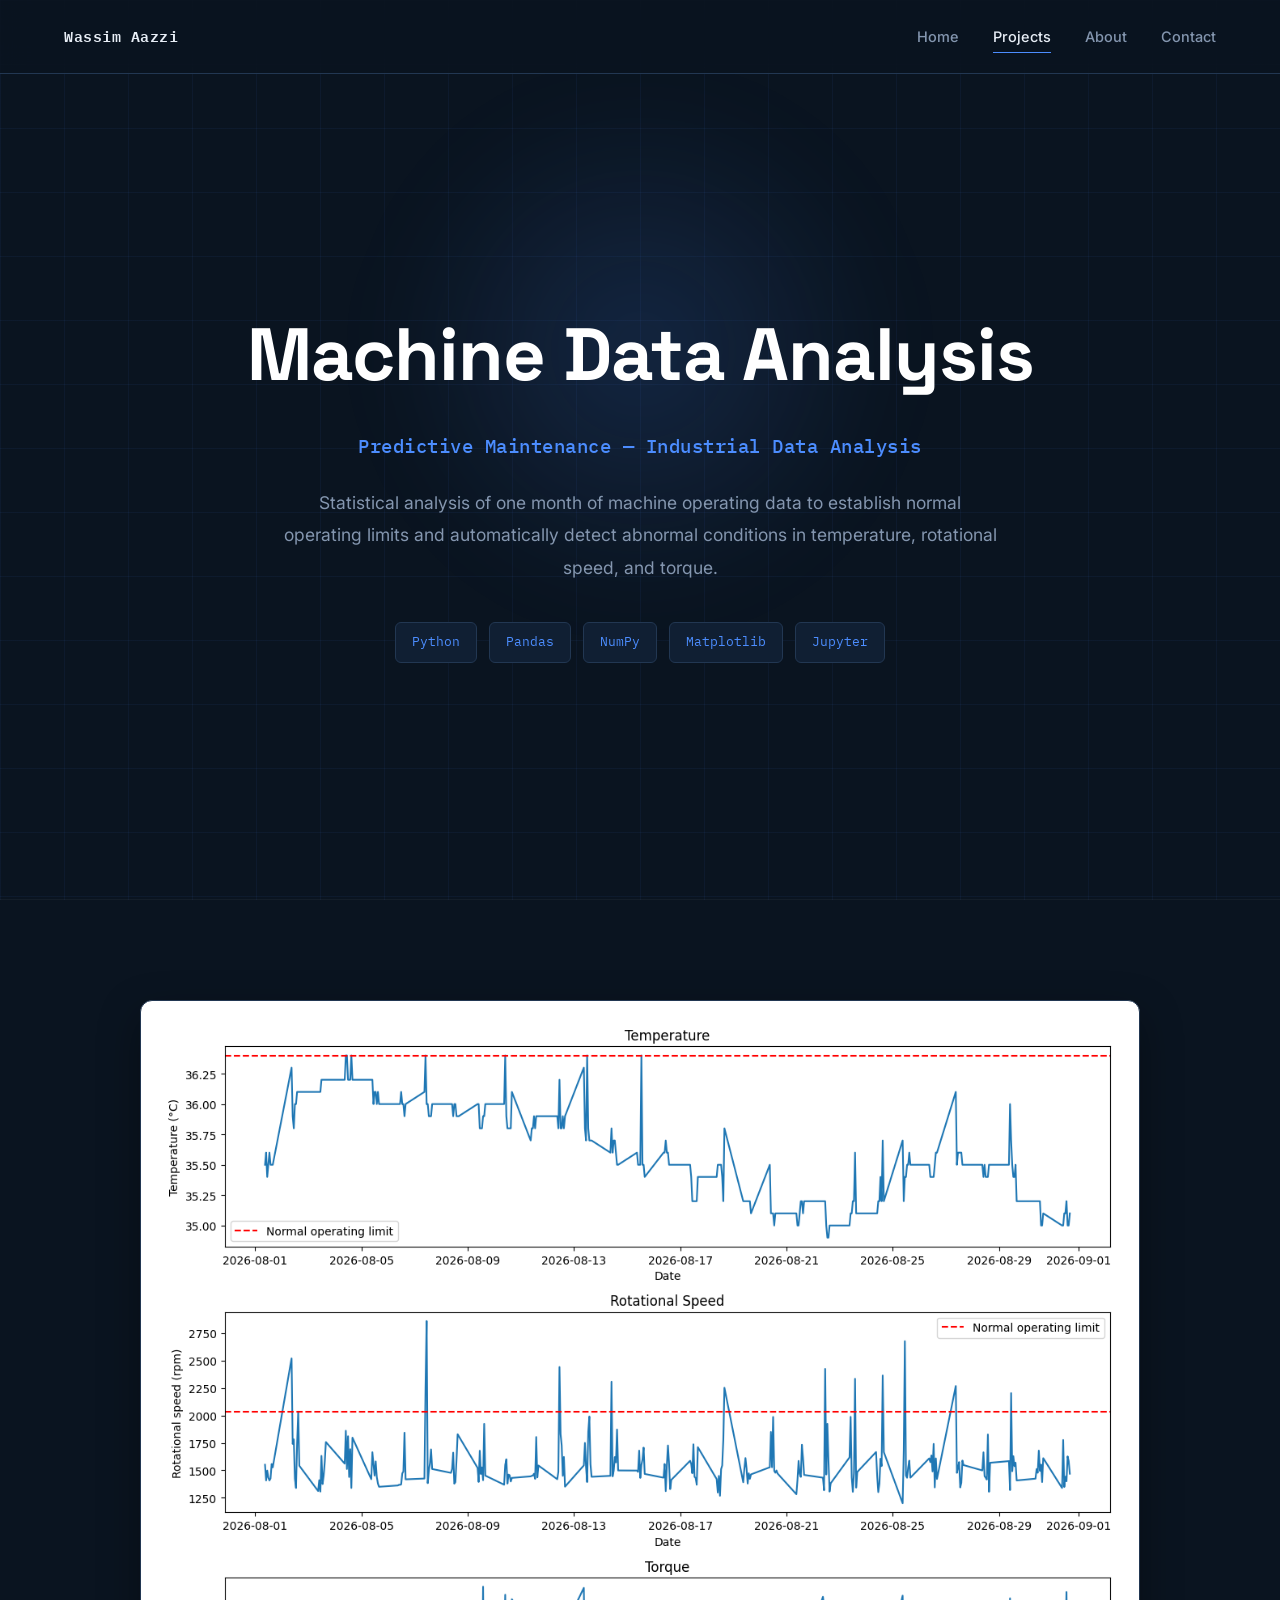
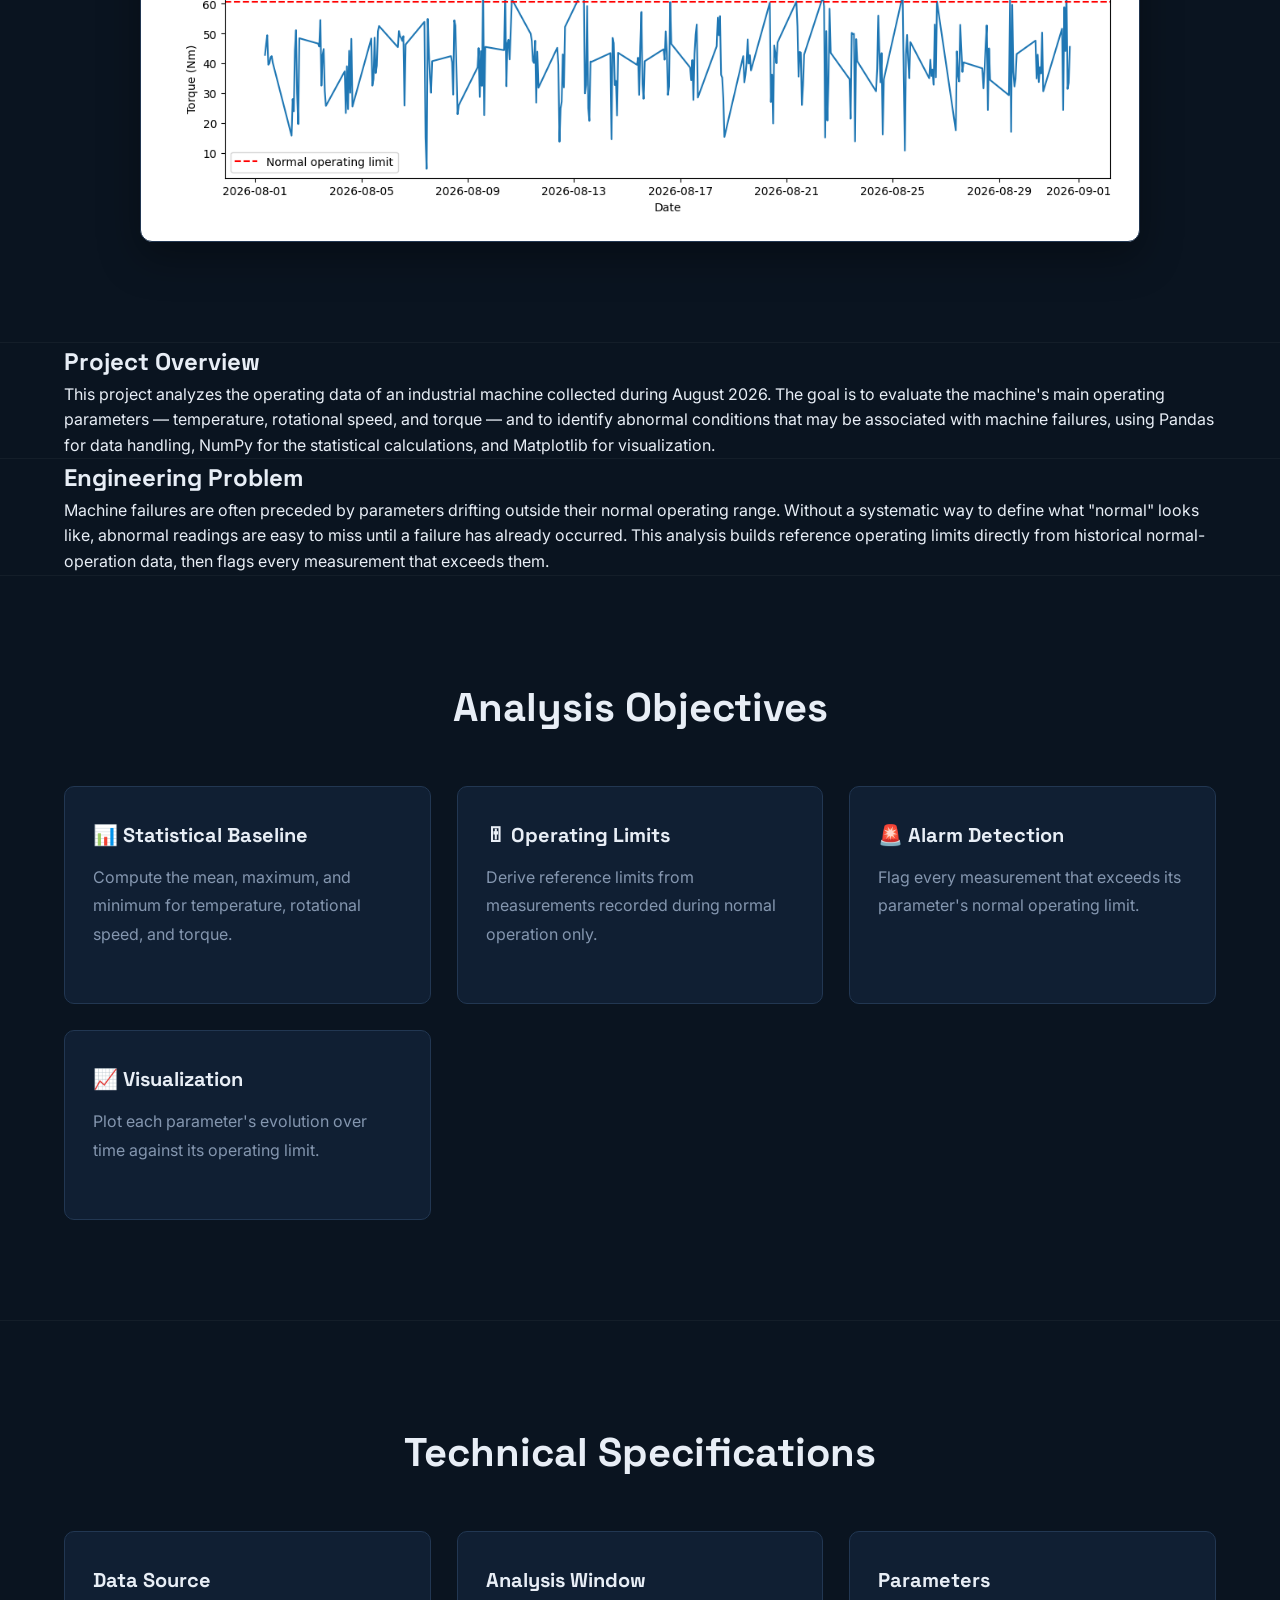
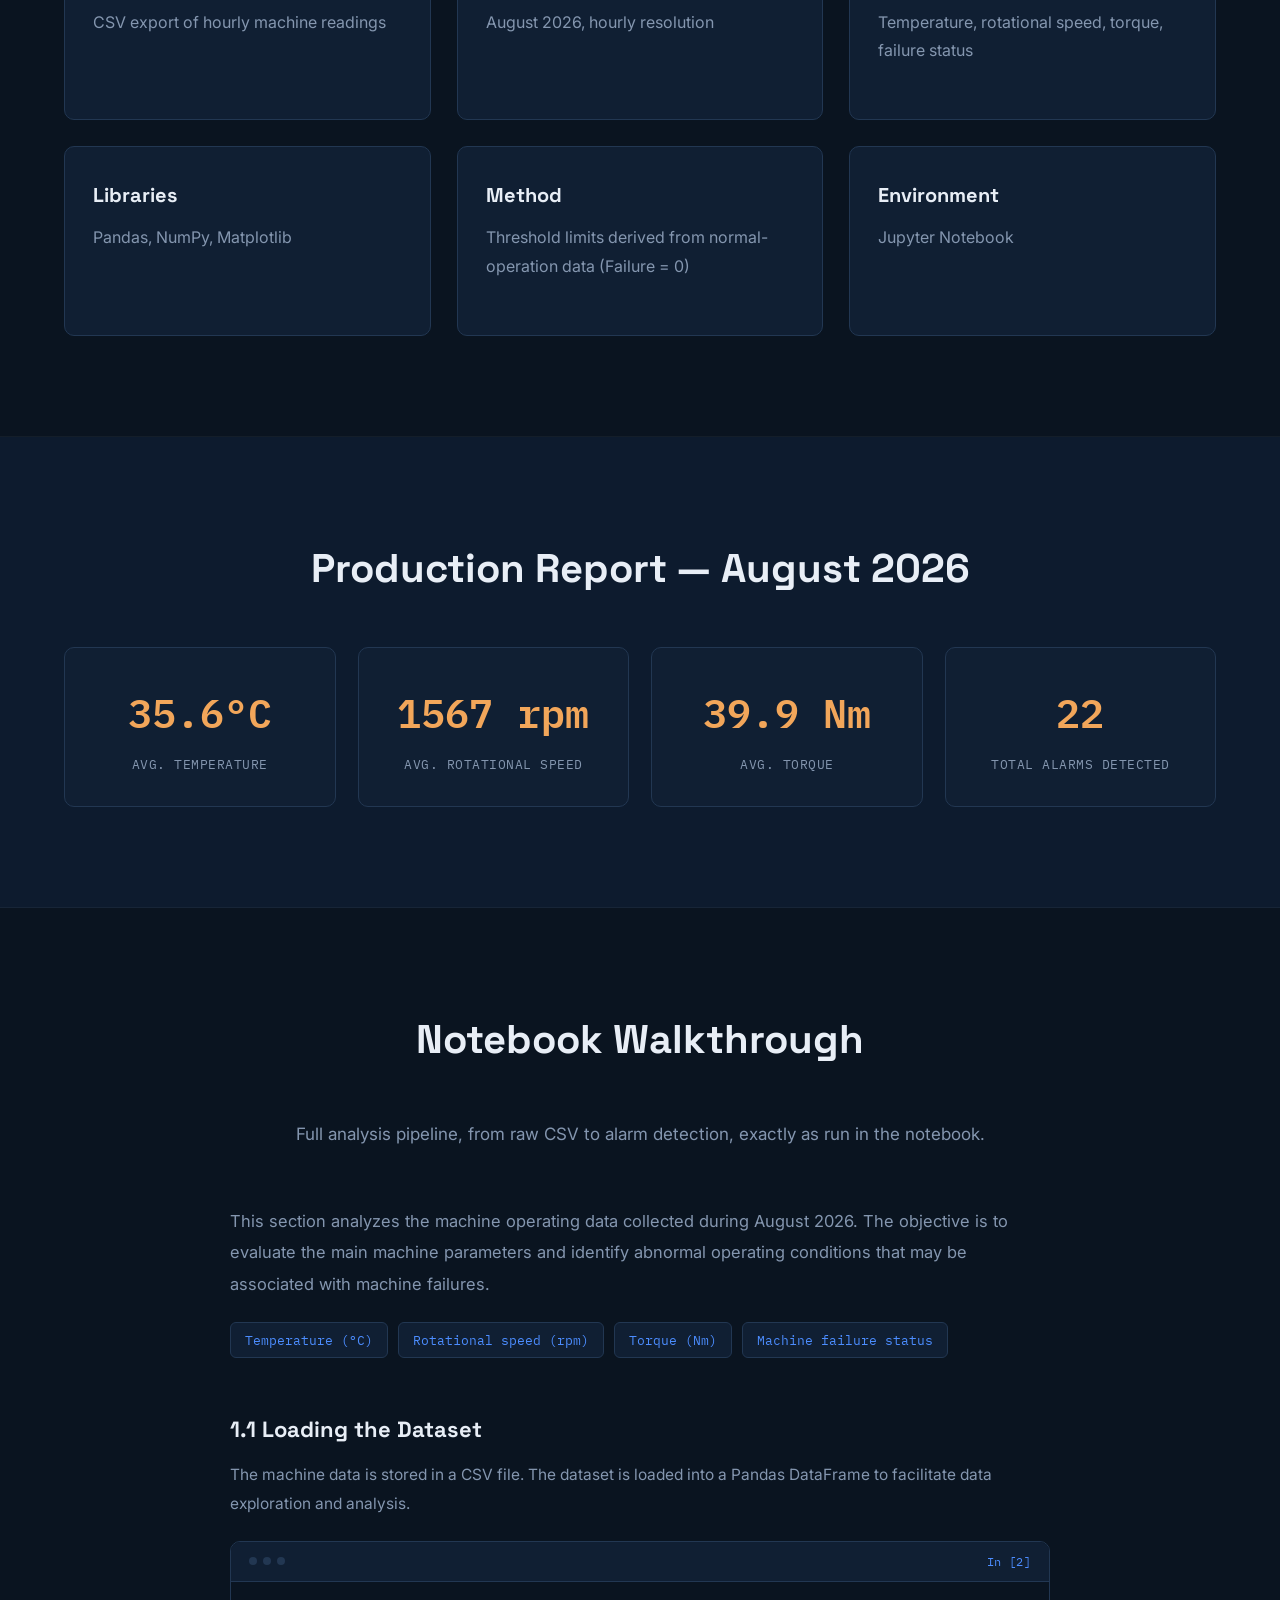
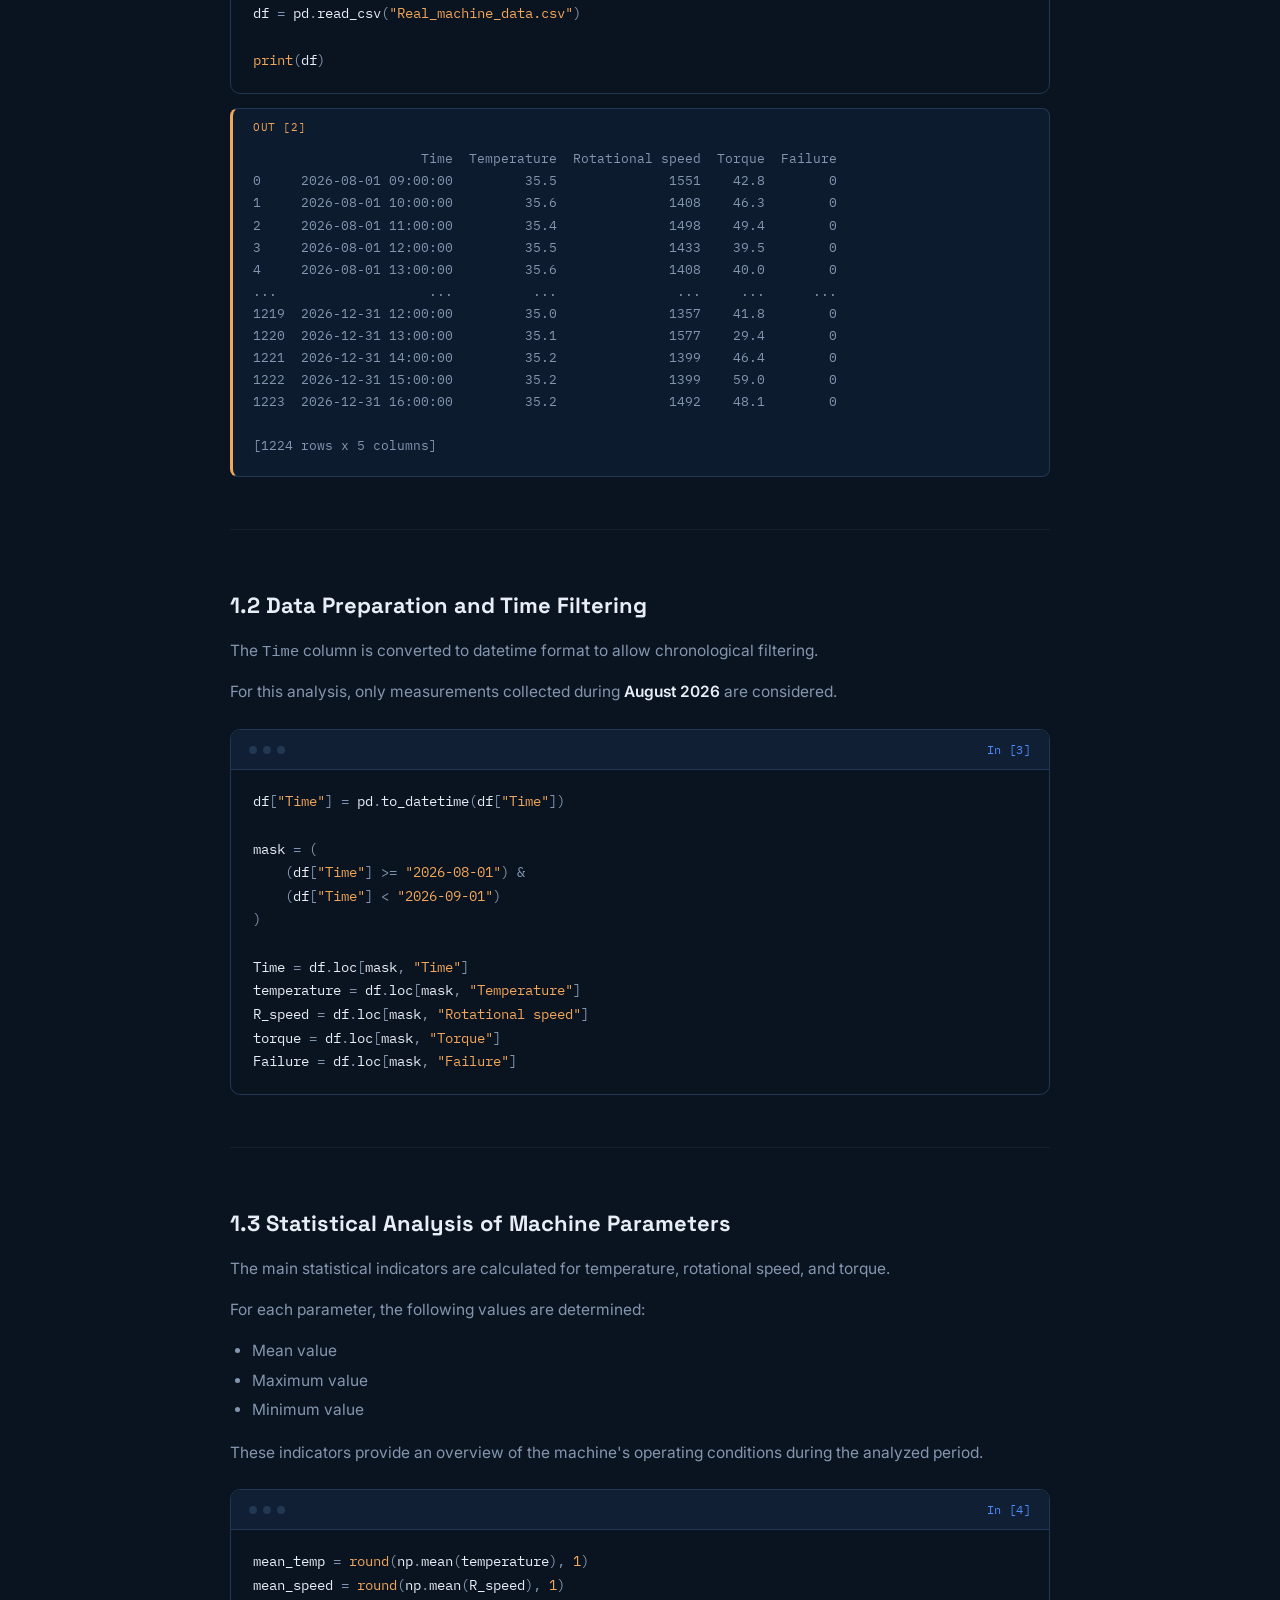
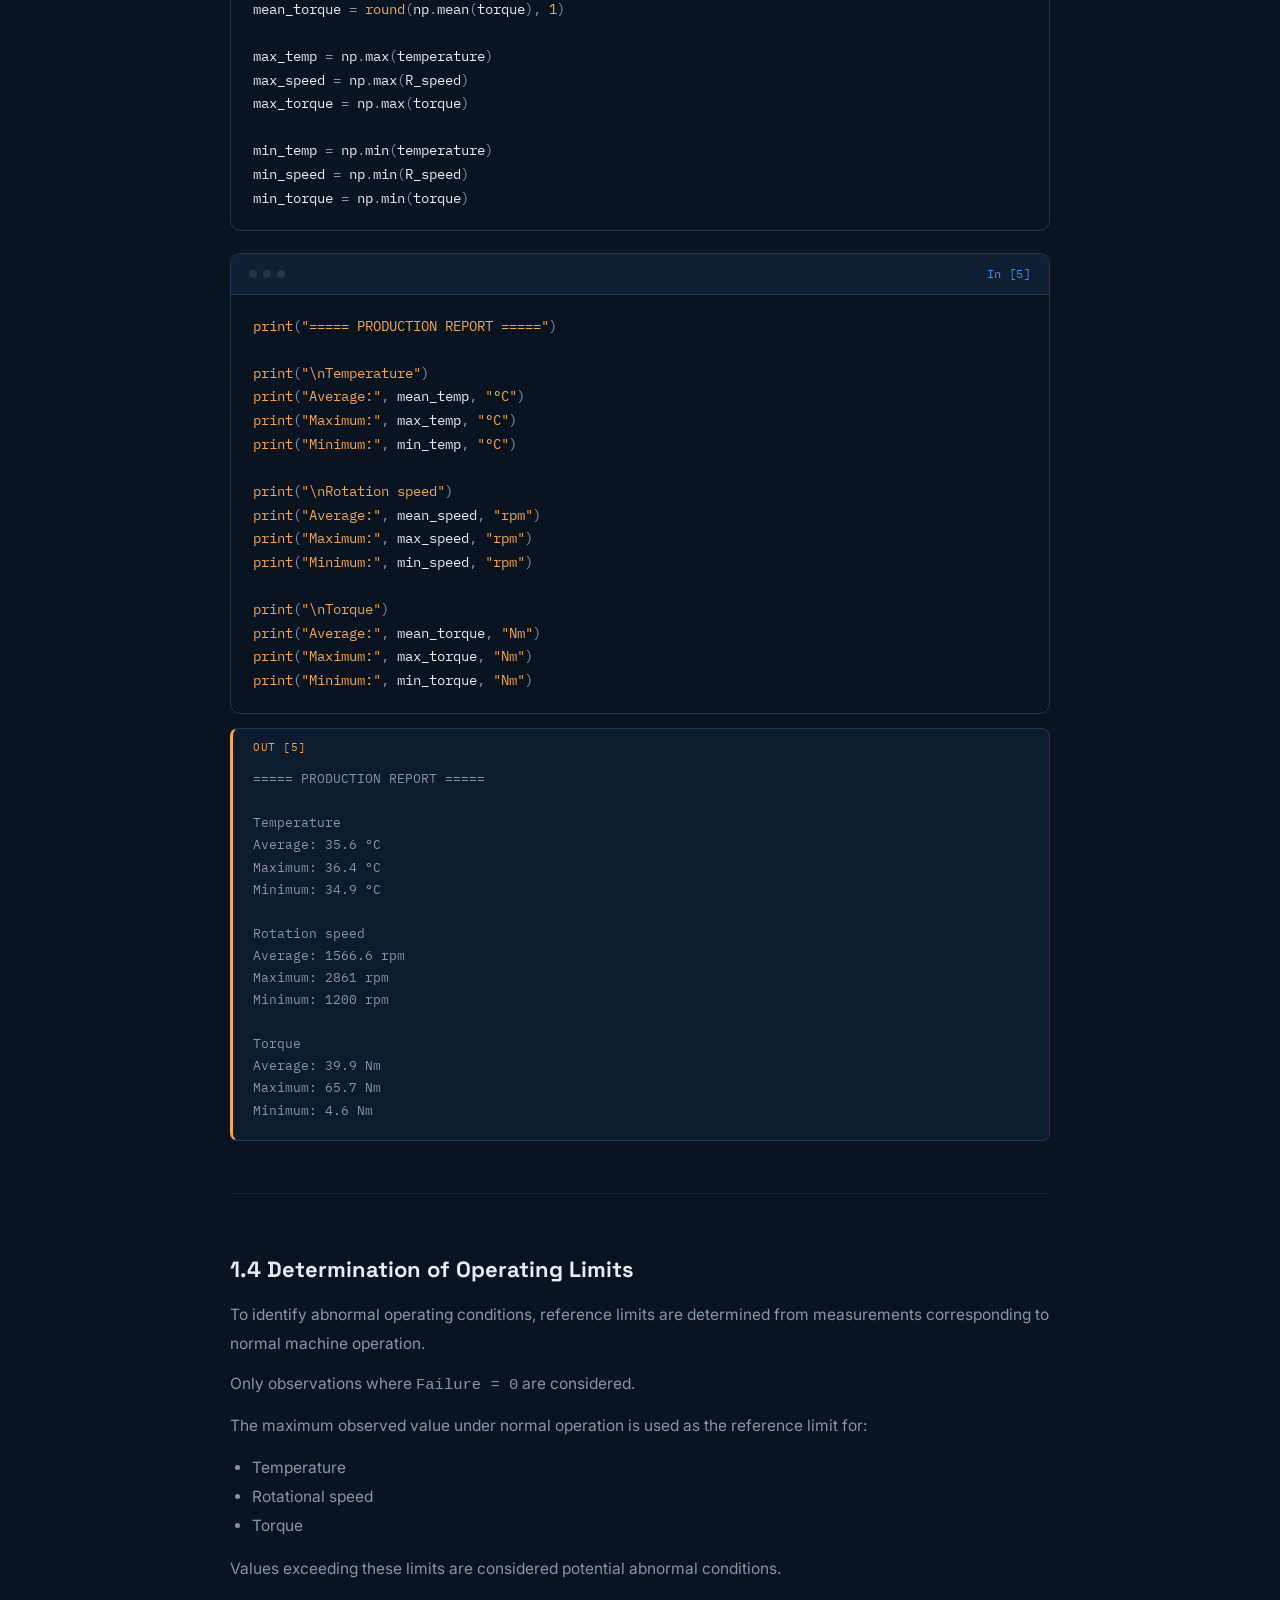
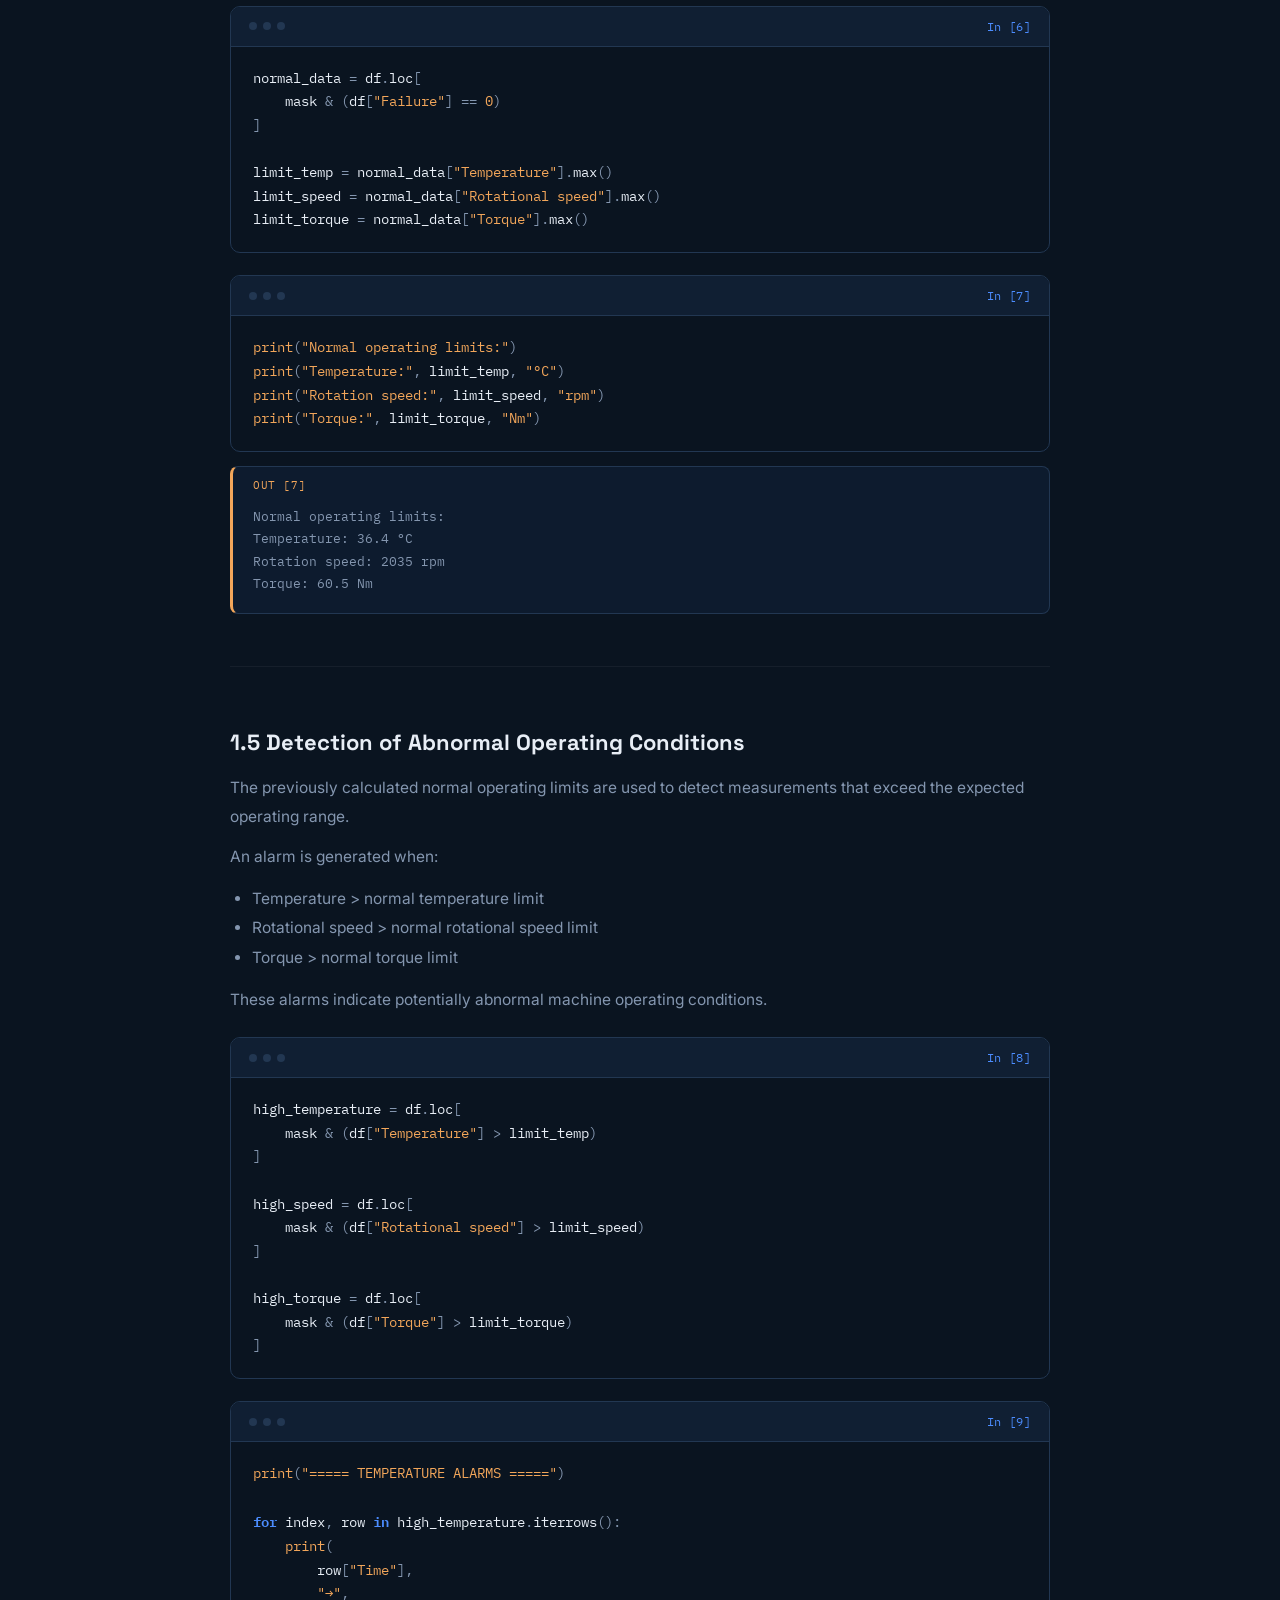
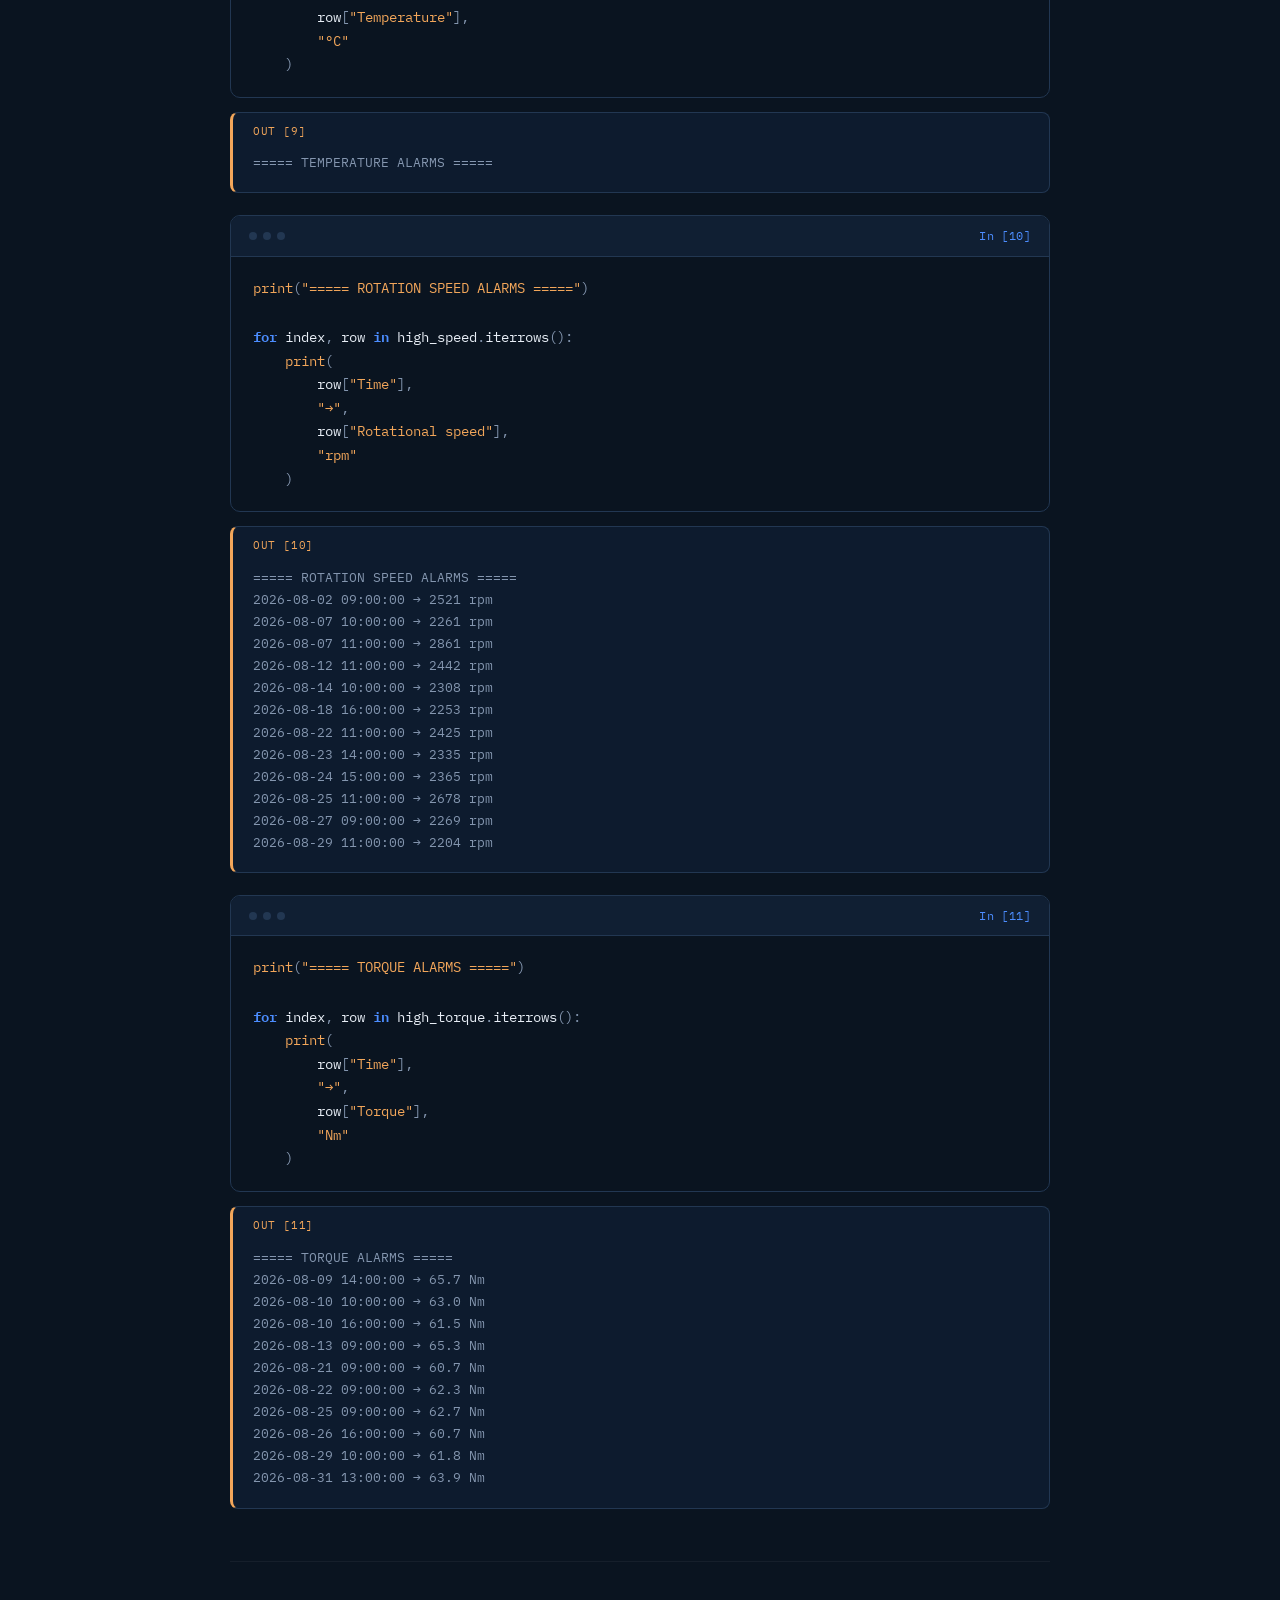
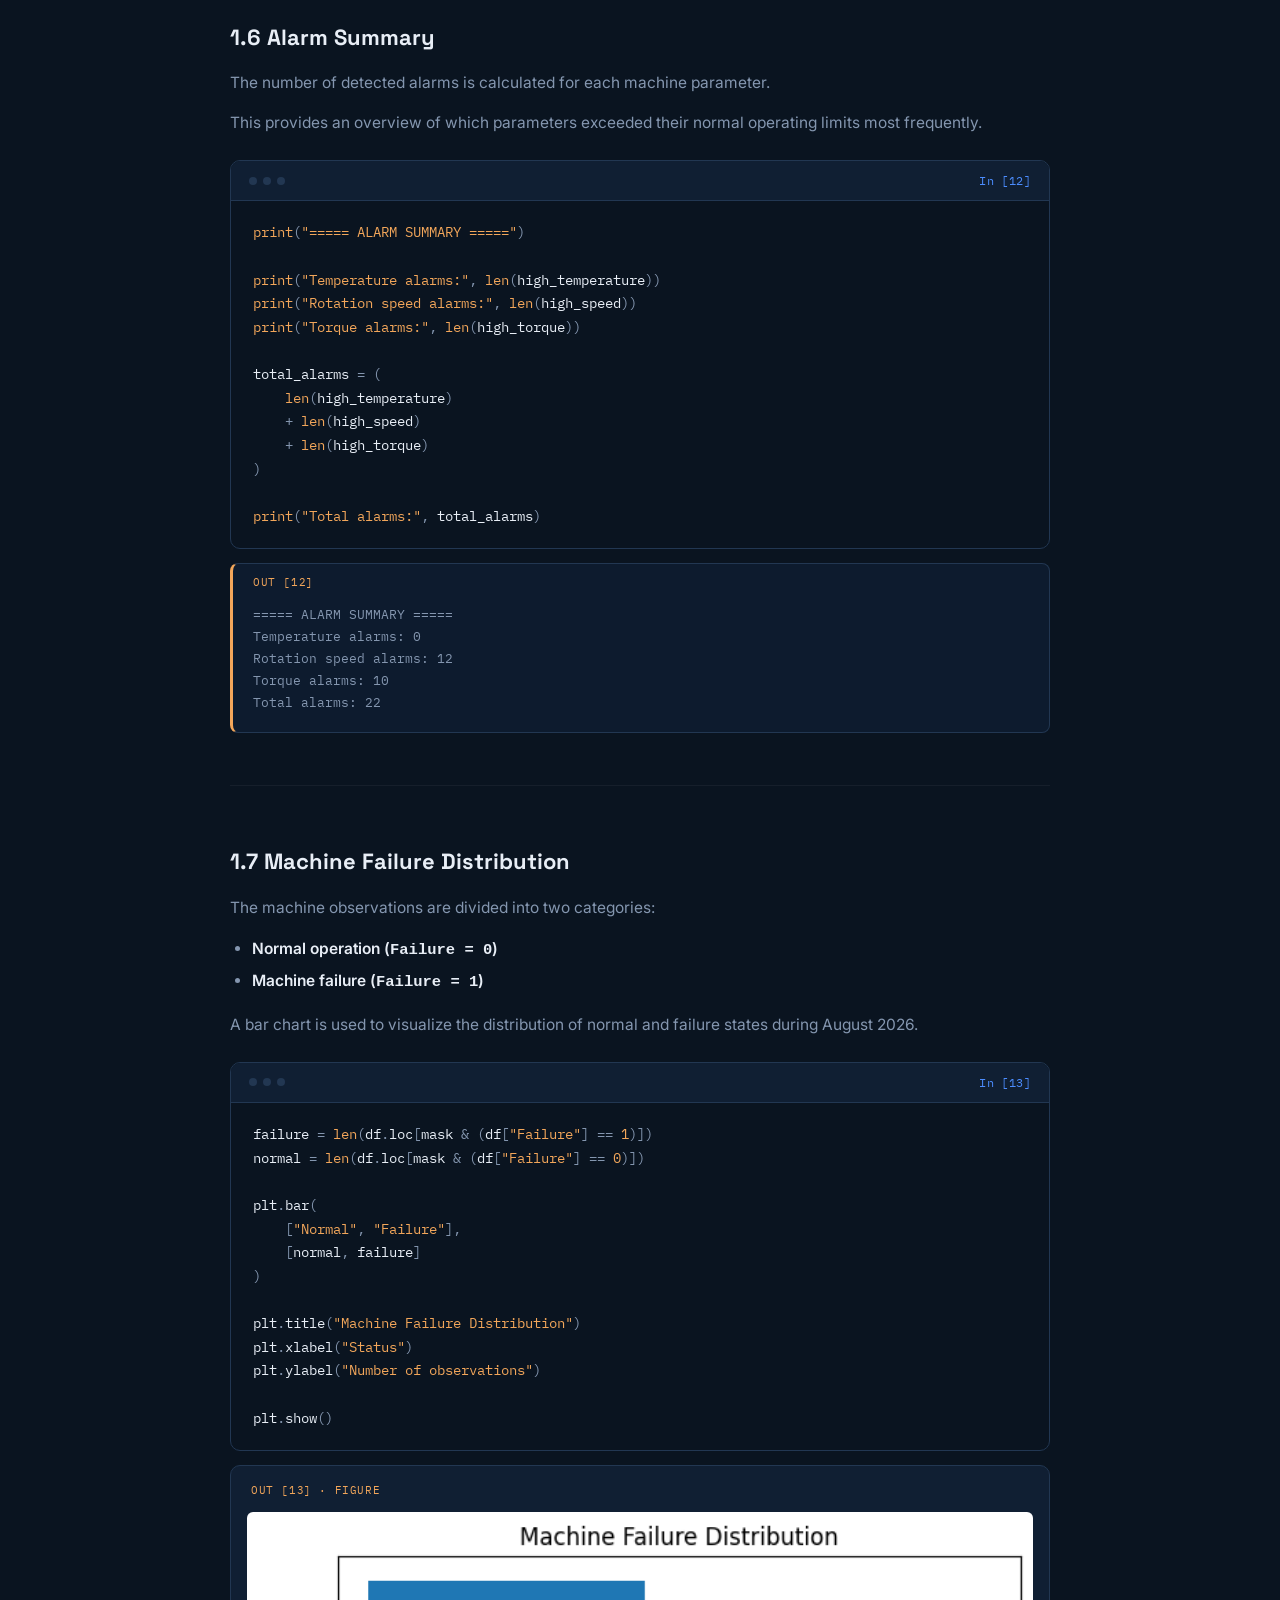
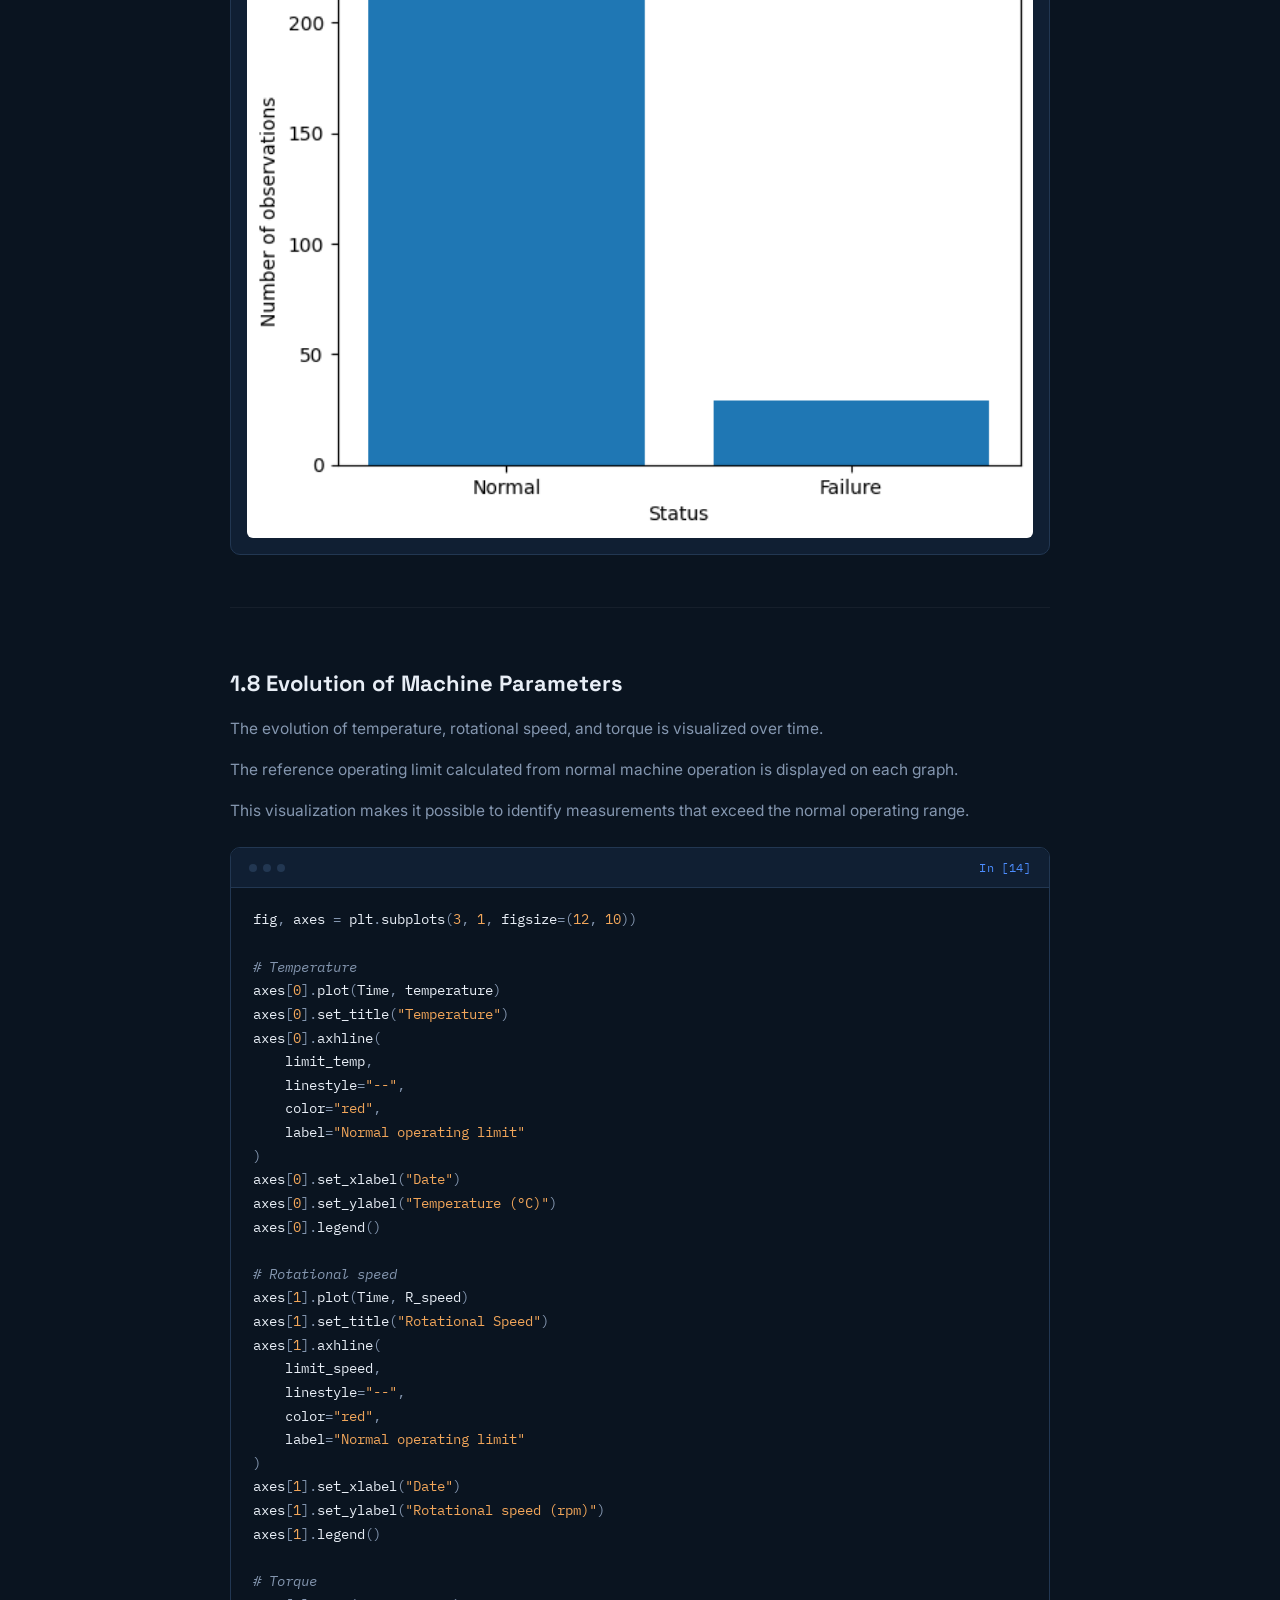
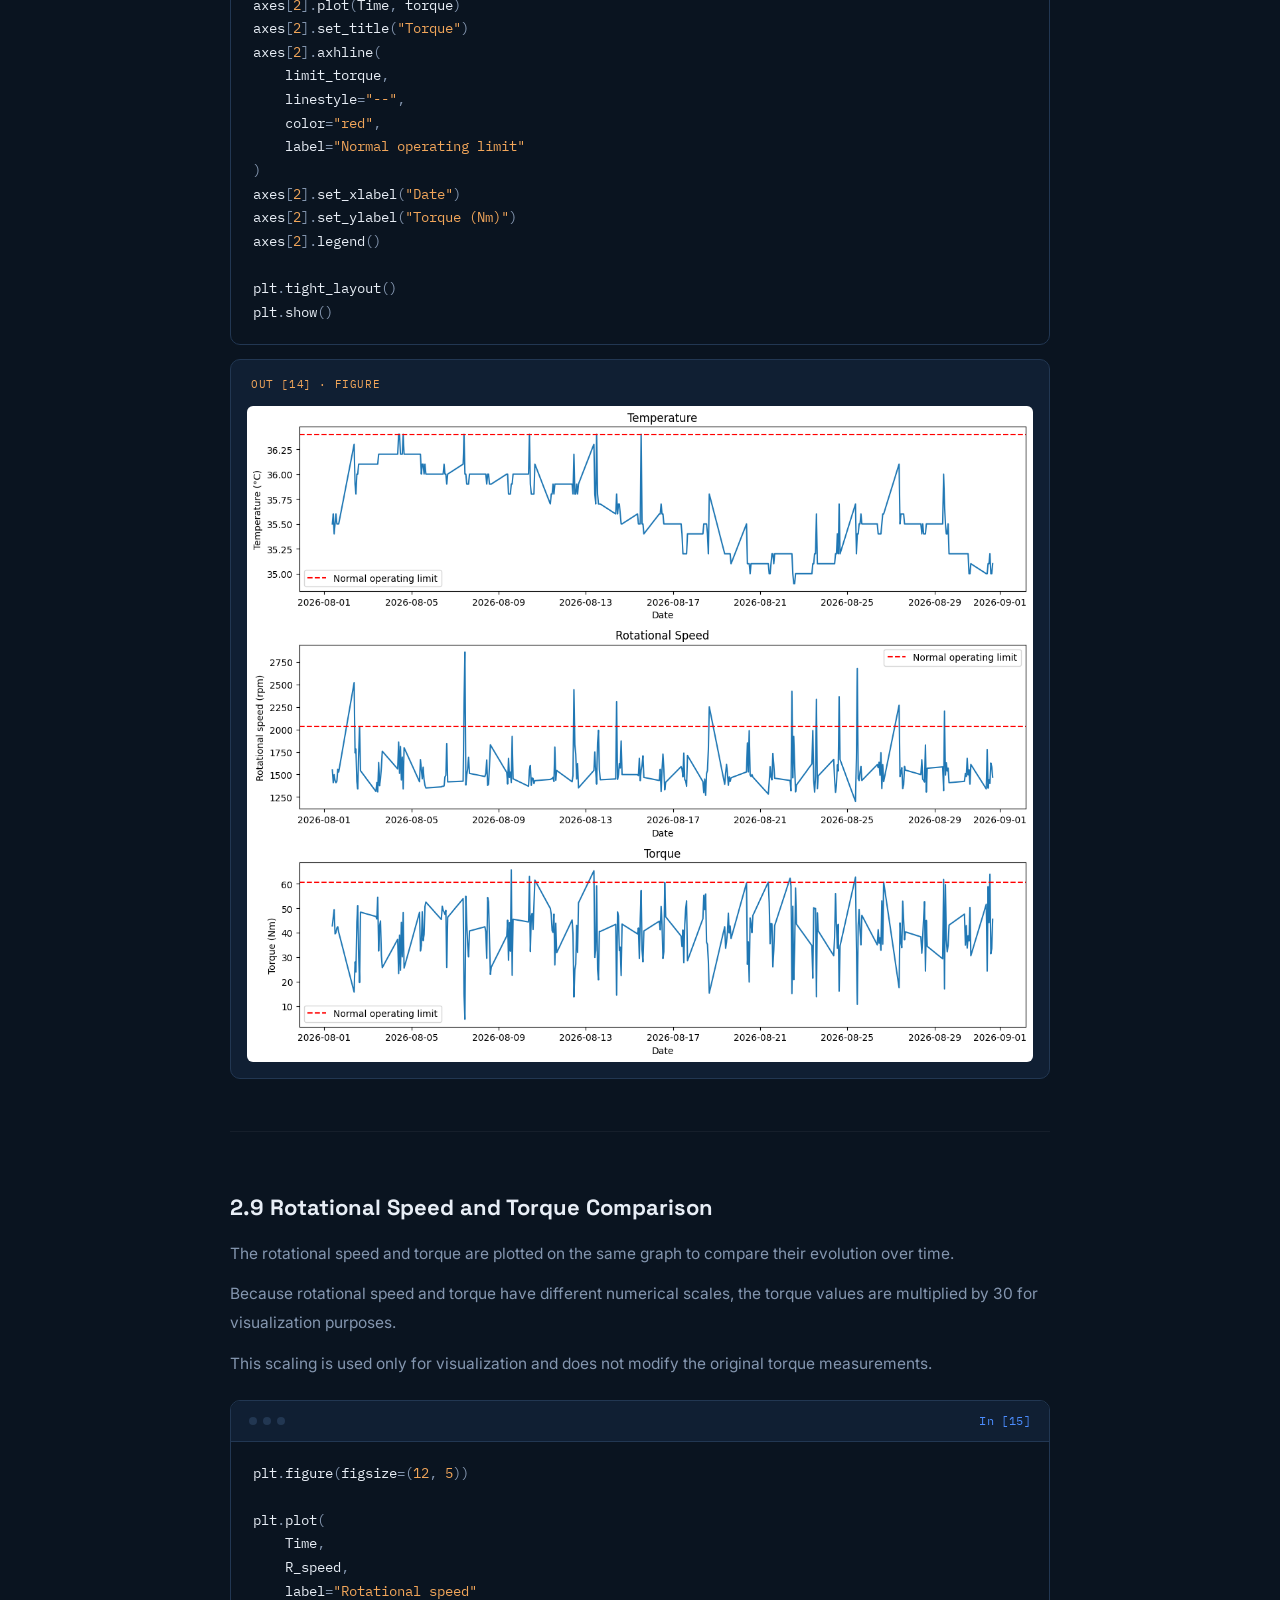
<file: projects/maintenance_analyse.html>
<!DOCTYPE html>
<html lang="en">
<head>
    <meta charset="UTF-8">
    <meta name="viewport" content="width=device-width, initial-scale=1.0">
    <title>Machine Data Analysis | Wassim Aazzi</title>
    <link rel="stylesheet" href="../css/style.css">
    <style>
        /* ===========================
           Notebook components
           (extends the blueprint / instrument-panel
           system defined in css/style.css)
        =========================== */

        .notebook-shell{
            margin-top:56px;
        }

        .nb-intro{
            max-width:820px;
            margin:0 auto 54px;
        }

        .nb-intro p{
            color:var(--muted);
            font-size:16.5px;
            line-height:1.9;
            margin-bottom:18px;
        }

        .nb-param-tags{
            display:flex;
            flex-wrap:wrap;
            gap:10px;
            margin-top:22px;
        }

        .nb-param-tags span{
            font-family:'IBM Plex Mono',monospace;
            font-size:12.5px;
            border:1px solid var(--panel-border);
            color:var(--blue);
            background:var(--panel);
            padding:7px 14px;
            border-radius:6px;
        }

        .nb-block{
            max-width:820px;
            margin:0 auto 58px;
            padding-bottom:52px;
            border-bottom:1px solid rgba(255,255,255,.05);
        }

        .nb-block:last-child{
            border-bottom:none;
            margin-bottom:0;
            padding-bottom:0;
        }

        .nb-title{
            font-family:'Space Grotesk',sans-serif;
            font-size:22px;
            color:var(--text);
            margin-bottom:14px;
        }

        .nb-body p{
            color:var(--muted);
            font-size:15.5px;
            line-height:1.85;
            margin-bottom:12px;
        }

        .nb-body ul{
            margin:0 0 14px 22px;
            color:var(--muted);
            font-size:15.5px;
            line-height:1.9;
        }

        .nb-body strong{
            color:var(--text);
            font-weight:600;
        }

        /* Code panel */
        .code-panel{
            margin-top:22px;
            background:var(--bg);
            border:1px solid var(--panel-border);
            border-radius:10px;
            overflow:hidden;
        }

        .code-head{
            display:flex;
            align-items:center;
            justify-content:space-between;
            padding:10px 18px;
            background:var(--panel);
            border-bottom:1px solid var(--panel-border);
        }

        .code-dots{
            display:flex;
            gap:6px;
        }

        .code-dots i{
            width:8px;
            height:8px;
            border-radius:50%;
            background:var(--panel-border);
            display:block;
        }

        .code-head .exec{
            font-family:'IBM Plex Mono',monospace;
            font-size:12px;
            letter-spacing:.4px;
            color:var(--blue);
        }

        .code-panel pre{
            margin:0;
            padding:20px 22px;
            overflow-x:auto;
            font-family:'IBM Plex Mono',monospace;
            font-size:13.5px;
            line-height:1.75;
            color:var(--text);
            background:transparent;
        }

        /* Reuse pygments span classes, remapped to the site palette */
        .code-panel .c1{ color:var(--muted); font-style:italic; }
        .code-panel .k,
        .code-panel .kn,
        .code-panel .ow{ color:var(--blue); font-weight:600; }
        .code-panel .nb{ color:var(--amber); }
        .code-panel .s2,
        .code-panel .se,
        .code-panel .mi{ color:var(--amber); }
        .code-panel .nn,
        .code-panel .n{ color:var(--text); }
        .code-panel .o,
        .code-panel .p{ color:var(--muted); }

        /* Output panel (text) */
        .output-panel{
            margin-top:14px;
            background:var(--bg-alt);
            border:1px solid var(--panel-border);
            border-left:3px solid var(--amber);
            border-radius:8px;
            overflow:hidden;
        }

        .output-label{
            font-family:'IBM Plex Mono',monospace;
            font-size:11px;
            letter-spacing:.6px;
            text-transform:uppercase;
            color:var(--amber);
            padding:10px 20px 0;
        }

        .output-panel pre{
            margin:0;
            padding:12px 20px 18px;
            overflow-x:auto;
            font-family:'IBM Plex Mono',monospace;
            font-size:13px;
            line-height:1.7;
            color:var(--muted);
            white-space:pre-wrap;
        }

        /* Output panel (figure) */
        .output-image-wrap{
            margin-top:14px;
            background:var(--panel);
            border:1px solid var(--panel-border);
            border-radius:10px;
            padding:16px;
        }

        .output-image-wrap .output-label{
            padding:0 4px 12px;
        }

        .output-image-wrap img{
            width:100%;
            display:block;
            border-radius:6px;
            background:#fff;
        }

        @media (max-width:768px){
            .code-panel pre,
            .output-panel pre{
                font-size:12px;
            }
        }

        /* Force this section visible regardless of the scroll-reveal
           script — it's much taller than the viewport, so a
           "% visible" intersection trigger may never fire on it. */
        section.nb-section{
            opacity:1 !important;
            transform:none !important;
            transition:none !important;
        }
    </style>
</head>
<body>

<nav>

    <div class="logo">
        <span>Wassim Aazzi</span>
    </div>

    <ul>
        <li><a href="../index.html">Home</a></li>
        <li><a href="../projects.html" class="active">Projects</a></li>
        <li><a href="../about.html">About</a></li>
        <li><a href="../contact.html">Contact</a></li>
    </ul>

</nav>

<section class="hero">

    <div class="container">

        <h1>Machine Data Analysis</h1>

        <h2>Predictive Maintenance — Industrial Data Analysis</h2>

        <p>
            Statistical analysis of one month of machine operating data to establish normal
            operating limits and automatically detect abnormal conditions in temperature,
            rotational speed, and torque.
        </p>

        <div class="tech-stack">
            <span>Python</span>
            <span>Pandas</span>
            <span>NumPy</span>
            <span>Matplotlib</span>
            <span>Jupyter</span>
        </div>

    </div>

</section>

<section class="project-banner">

    <div class="container">

        <img src="../images/machine-data-analysis/parameters_evolution.png"
             alt="Evolution of temperature, rotational speed and torque over August 2026"
             class="banner-image"
             style="background:#fff; padding:20px;">

    </div>

</section>

<section class="about">

    <div class="container">

        <h2>Project Overview</h2>

        <p>
            This project analyzes the operating data of an industrial machine collected during
            August 2026. The goal is to evaluate the machine's main operating parameters —
            temperature, rotational speed, and torque — and to identify abnormal conditions
            that may be associated with machine failures, using Pandas for data handling,
            NumPy for the statistical calculations, and Matplotlib for visualization.
        </p>

    </div>

</section>

<section class="about">

    <div class="container">

        <h2>Engineering Problem</h2>

        <p>
            Machine failures are often preceded by parameters drifting outside their normal
            operating range. Without a systematic way to define what "normal" looks like,
            abnormal readings are easy to miss until a failure has already occurred. This
            analysis builds reference operating limits directly from historical normal-operation
            data, then flags every measurement that exceeds them.
        </p>

    </div>

</section>

<section class="projects">

    <div class="container">

        <h2>Analysis Objectives</h2>

        <div class="project-grid">

            <div class="card">
                <h3>📊 Statistical Baseline</h3>
                <p>Compute the mean, maximum, and minimum for temperature, rotational speed, and torque.</p>
            </div>

            <div class="card">
                <h3>🎚 Operating Limits</h3>
                <p>Derive reference limits from measurements recorded during normal operation only.</p>
            </div>

            <div class="card">
                <h3>🚨 Alarm Detection</h3>
                <p>Flag every measurement that exceeds its parameter's normal operating limit.</p>
            </div>

            <div class="card">
                <h3>📈 Visualization</h3>
                <p>Plot each parameter's evolution over time against its operating limit.</p>
            </div>

        </div>

    </div>

</section>

<section class="projects">

    <div class="container">

        <h2>Technical Specifications</h2>

        <div class="project-grid">

            <div class="card">
                <h3>Data Source</h3>
                <p>CSV export of hourly machine readings</p>
            </div>

            <div class="card">
                <h3>Analysis Window</h3>
                <p>August 2026, hourly resolution</p>
            </div>

            <div class="card">
                <h3>Parameters</h3>
                <p>Temperature, rotational speed, torque, failure status</p>
            </div>

            <div class="card">
                <h3>Libraries</h3>
                <p>Pandas, NumPy, Matplotlib</p>
            </div>

            <div class="card">
                <h3>Method</h3>
                <p>Threshold limits derived from normal-operation data (Failure = 0)</p>
            </div>

            <div class="card">
                <h3>Environment</h3>
                <p>Jupyter Notebook</p>
            </div>

        </div>

    </div>

</section>

<section class="skills">

    <div class="container">

        <h2>Production Report — August 2026</h2>

        <div class="stats-grid">

            <div class="stat-card">
                <h3>35.6°C</h3>
                <p>Avg. Temperature</p>
            </div>

            <div class="stat-card">
                <h3>1567 rpm</h3>
                <p>Avg. Rotational Speed</p>
            </div>

            <div class="stat-card">
                <h3>39.9 Nm</h3>
                <p>Avg. Torque</p>
            </div>

            <div class="stat-card">
                <h3>22</h3>
                <p>Total Alarms Detected</p>
            </div>

        </div>

    </div>

</section>

<section class="projects nb-section">

    <div class="container">

        <h2>Notebook Walkthrough</h2>

        <p style="text-align:center; max-width:760px; margin:0 auto 10px; color:var(--muted);">
            Full analysis pipeline, from raw CSV to alarm detection, exactly as run in the notebook.
        </p>

        <div class="notebook-shell">

        <div class="nb-intro">
            <p>
                This section analyzes the machine operating data collected during August 2026.
                The objective is to evaluate the main machine parameters and identify abnormal
                operating conditions that may be associated with machine failures.
            </p>
            <div class="nb-param-tags">
                <span>Temperature (°C)</span>
                <span>Rotational speed (rpm)</span>
                <span>Torque (Nm)</span>
                <span>Machine failure status</span>
            </div>
        </div>
<div class="nb-block">
<h3 class="nb-title">1.1 Loading the Dataset</h3>
<div class="nb-body"><p>The machine data is stored in a CSV file. The dataset is loaded into a Pandas DataFrame to facilitate data exploration and analysis.</p></div>
<div class="code-panel">
<div class="code-head"><span class="code-dots"><i></i><i></i><i></i></span><span class="exec">In [2]</span></div>
<pre><span></span><span class="n">df</span> <span class="o">=</span> <span class="n">pd</span><span class="o">.</span><span class="n">read_csv</span><span class="p">(</span><span class="s2">"Real_machine_data.csv"</span><span class="p">)</span>

<span class="nb">print</span><span class="p">(</span><span class="n">df</span><span class="p">)</span>
</pre>
</div>
<div class="output-panel">
<div class="output-label">Out [2]</div>
<pre>                     Time  Temperature  Rotational speed  Torque  Failure
0     2026-08-01 09:00:00         35.5              1551    42.8        0
1     2026-08-01 10:00:00         35.6              1408    46.3        0
2     2026-08-01 11:00:00         35.4              1498    49.4        0
3     2026-08-01 12:00:00         35.5              1433    39.5        0
4     2026-08-01 13:00:00         35.6              1408    40.0        0
...                   ...          ...               ...     ...      ...
1219  2026-12-31 12:00:00         35.0              1357    41.8        0
1220  2026-12-31 13:00:00         35.1              1577    29.4        0
1221  2026-12-31 14:00:00         35.2              1399    46.4        0
1222  2026-12-31 15:00:00         35.2              1399    59.0        0
1223  2026-12-31 16:00:00         35.2              1492    48.1        0

[1224 rows x 5 columns]</pre>
</div>
</div>
<div class="nb-block">
<h3 class="nb-title">1.2 Data Preparation and Time Filtering</h3>
<div class="nb-body"><p>The <code>Time</code> column is converted to datetime format to allow chronological filtering.</p>
<p>For this analysis, only measurements collected during <strong>August 2026</strong> are considered.</p></div>
<div class="code-panel">
<div class="code-head"><span class="code-dots"><i></i><i></i><i></i></span><span class="exec">In [3]</span></div>
<pre><span></span><span class="n">df</span><span class="p">[</span><span class="s2">"Time"</span><span class="p">]</span> <span class="o">=</span> <span class="n">pd</span><span class="o">.</span><span class="n">to_datetime</span><span class="p">(</span><span class="n">df</span><span class="p">[</span><span class="s2">"Time"</span><span class="p">])</span>

<span class="n">mask</span> <span class="o">=</span> <span class="p">(</span>
    <span class="p">(</span><span class="n">df</span><span class="p">[</span><span class="s2">"Time"</span><span class="p">]</span> <span class="o">&gt;=</span> <span class="s2">"2026-08-01"</span><span class="p">)</span> <span class="o">&amp;</span>
    <span class="p">(</span><span class="n">df</span><span class="p">[</span><span class="s2">"Time"</span><span class="p">]</span> <span class="o">&lt;</span> <span class="s2">"2026-09-01"</span><span class="p">)</span>
<span class="p">)</span>

<span class="n">Time</span> <span class="o">=</span> <span class="n">df</span><span class="o">.</span><span class="n">loc</span><span class="p">[</span><span class="n">mask</span><span class="p">,</span> <span class="s2">"Time"</span><span class="p">]</span>
<span class="n">temperature</span> <span class="o">=</span> <span class="n">df</span><span class="o">.</span><span class="n">loc</span><span class="p">[</span><span class="n">mask</span><span class="p">,</span> <span class="s2">"Temperature"</span><span class="p">]</span>
<span class="n">R_speed</span> <span class="o">=</span> <span class="n">df</span><span class="o">.</span><span class="n">loc</span><span class="p">[</span><span class="n">mask</span><span class="p">,</span> <span class="s2">"Rotational speed"</span><span class="p">]</span>
<span class="n">torque</span> <span class="o">=</span> <span class="n">df</span><span class="o">.</span><span class="n">loc</span><span class="p">[</span><span class="n">mask</span><span class="p">,</span> <span class="s2">"Torque"</span><span class="p">]</span>
<span class="n">Failure</span> <span class="o">=</span> <span class="n">df</span><span class="o">.</span><span class="n">loc</span><span class="p">[</span><span class="n">mask</span><span class="p">,</span> <span class="s2">"Failure"</span><span class="p">]</span>
</pre>
</div>
</div>
<div class="nb-block">
<h3 class="nb-title">1.3 Statistical Analysis of Machine Parameters</h3>
<div class="nb-body"><p>The main statistical indicators are calculated for temperature, rotational speed, and torque.</p>
<p>For each parameter, the following values are determined:</p>
<ul>
<li>Mean value</li>
<li>Maximum value</li>
<li>Minimum value</li>
</ul>
<p>These indicators provide an overview of the machine's operating conditions during the analyzed period.</p></div>
<div class="code-panel">
<div class="code-head"><span class="code-dots"><i></i><i></i><i></i></span><span class="exec">In [4]</span></div>
<pre><span></span><span class="n">mean_temp</span> <span class="o">=</span> <span class="nb">round</span><span class="p">(</span><span class="n">np</span><span class="o">.</span><span class="n">mean</span><span class="p">(</span><span class="n">temperature</span><span class="p">),</span> <span class="mi">1</span><span class="p">)</span>
<span class="n">mean_speed</span> <span class="o">=</span> <span class="nb">round</span><span class="p">(</span><span class="n">np</span><span class="o">.</span><span class="n">mean</span><span class="p">(</span><span class="n">R_speed</span><span class="p">),</span> <span class="mi">1</span><span class="p">)</span>
<span class="n">mean_torque</span> <span class="o">=</span> <span class="nb">round</span><span class="p">(</span><span class="n">np</span><span class="o">.</span><span class="n">mean</span><span class="p">(</span><span class="n">torque</span><span class="p">),</span> <span class="mi">1</span><span class="p">)</span>

<span class="n">max_temp</span> <span class="o">=</span> <span class="n">np</span><span class="o">.</span><span class="n">max</span><span class="p">(</span><span class="n">temperature</span><span class="p">)</span>
<span class="n">max_speed</span> <span class="o">=</span> <span class="n">np</span><span class="o">.</span><span class="n">max</span><span class="p">(</span><span class="n">R_speed</span><span class="p">)</span>
<span class="n">max_torque</span> <span class="o">=</span> <span class="n">np</span><span class="o">.</span><span class="n">max</span><span class="p">(</span><span class="n">torque</span><span class="p">)</span>

<span class="n">min_temp</span> <span class="o">=</span> <span class="n">np</span><span class="o">.</span><span class="n">min</span><span class="p">(</span><span class="n">temperature</span><span class="p">)</span>
<span class="n">min_speed</span> <span class="o">=</span> <span class="n">np</span><span class="o">.</span><span class="n">min</span><span class="p">(</span><span class="n">R_speed</span><span class="p">)</span>
<span class="n">min_torque</span> <span class="o">=</span> <span class="n">np</span><span class="o">.</span><span class="n">min</span><span class="p">(</span><span class="n">torque</span><span class="p">)</span>
</pre>
</div>
<div class="code-panel">
<div class="code-head"><span class="code-dots"><i></i><i></i><i></i></span><span class="exec">In [5]</span></div>
<pre><span></span><span class="nb">print</span><span class="p">(</span><span class="s2">"===== PRODUCTION REPORT ====="</span><span class="p">)</span>

<span class="nb">print</span><span class="p">(</span><span class="s2">"</span><span class="se">\n</span><span class="s2">Temperature"</span><span class="p">)</span>
<span class="nb">print</span><span class="p">(</span><span class="s2">"Average:"</span><span class="p">,</span> <span class="n">mean_temp</span><span class="p">,</span> <span class="s2">"°C"</span><span class="p">)</span>
<span class="nb">print</span><span class="p">(</span><span class="s2">"Maximum:"</span><span class="p">,</span> <span class="n">max_temp</span><span class="p">,</span> <span class="s2">"°C"</span><span class="p">)</span>
<span class="nb">print</span><span class="p">(</span><span class="s2">"Minimum:"</span><span class="p">,</span> <span class="n">min_temp</span><span class="p">,</span> <span class="s2">"°C"</span><span class="p">)</span>

<span class="nb">print</span><span class="p">(</span><span class="s2">"</span><span class="se">\n</span><span class="s2">Rotation speed"</span><span class="p">)</span>
<span class="nb">print</span><span class="p">(</span><span class="s2">"Average:"</span><span class="p">,</span> <span class="n">mean_speed</span><span class="p">,</span> <span class="s2">"rpm"</span><span class="p">)</span>
<span class="nb">print</span><span class="p">(</span><span class="s2">"Maximum:"</span><span class="p">,</span> <span class="n">max_speed</span><span class="p">,</span> <span class="s2">"rpm"</span><span class="p">)</span>
<span class="nb">print</span><span class="p">(</span><span class="s2">"Minimum:"</span><span class="p">,</span> <span class="n">min_speed</span><span class="p">,</span> <span class="s2">"rpm"</span><span class="p">)</span>

<span class="nb">print</span><span class="p">(</span><span class="s2">"</span><span class="se">\n</span><span class="s2">Torque"</span><span class="p">)</span>
<span class="nb">print</span><span class="p">(</span><span class="s2">"Average:"</span><span class="p">,</span> <span class="n">mean_torque</span><span class="p">,</span> <span class="s2">"Nm"</span><span class="p">)</span>
<span class="nb">print</span><span class="p">(</span><span class="s2">"Maximum:"</span><span class="p">,</span> <span class="n">max_torque</span><span class="p">,</span> <span class="s2">"Nm"</span><span class="p">)</span>
<span class="nb">print</span><span class="p">(</span><span class="s2">"Minimum:"</span><span class="p">,</span> <span class="n">min_torque</span><span class="p">,</span> <span class="s2">"Nm"</span><span class="p">)</span>
</pre>
</div>
<div class="output-panel">
<div class="output-label">Out [5]</div>
<pre>===== PRODUCTION REPORT =====

Temperature
Average: 35.6 °C
Maximum: 36.4 °C
Minimum: 34.9 °C

Rotation speed
Average: 1566.6 rpm
Maximum: 2861 rpm
Minimum: 1200 rpm

Torque
Average: 39.9 Nm
Maximum: 65.7 Nm
Minimum: 4.6 Nm</pre>
</div>
</div>
<div class="nb-block">
<h3 class="nb-title">1.4 Determination of Operating Limits</h3>
<div class="nb-body"><p>To identify abnormal operating conditions, reference limits are determined from measurements corresponding to normal machine operation.</p>
<p>Only observations where <code>Failure = 0</code> are considered.</p>
<p>The maximum observed value under normal operation is used as the reference limit for:</p>
<ul>
<li>Temperature</li>
<li>Rotational speed</li>
<li>Torque</li>
</ul>
<p>Values exceeding these limits are considered potential abnormal conditions.</p></div>
<div class="code-panel">
<div class="code-head"><span class="code-dots"><i></i><i></i><i></i></span><span class="exec">In [6]</span></div>
<pre><span></span><span class="n">normal_data</span> <span class="o">=</span> <span class="n">df</span><span class="o">.</span><span class="n">loc</span><span class="p">[</span>
    <span class="n">mask</span> <span class="o">&amp;</span> <span class="p">(</span><span class="n">df</span><span class="p">[</span><span class="s2">"Failure"</span><span class="p">]</span> <span class="o">==</span> <span class="mi">0</span><span class="p">)</span>
<span class="p">]</span>

<span class="n">limit_temp</span> <span class="o">=</span> <span class="n">normal_data</span><span class="p">[</span><span class="s2">"Temperature"</span><span class="p">]</span><span class="o">.</span><span class="n">max</span><span class="p">()</span>
<span class="n">limit_speed</span> <span class="o">=</span> <span class="n">normal_data</span><span class="p">[</span><span class="s2">"Rotational speed"</span><span class="p">]</span><span class="o">.</span><span class="n">max</span><span class="p">()</span>
<span class="n">limit_torque</span> <span class="o">=</span> <span class="n">normal_data</span><span class="p">[</span><span class="s2">"Torque"</span><span class="p">]</span><span class="o">.</span><span class="n">max</span><span class="p">()</span>
</pre>
</div>
<div class="code-panel">
<div class="code-head"><span class="code-dots"><i></i><i></i><i></i></span><span class="exec">In [7]</span></div>
<pre><span></span><span class="nb">print</span><span class="p">(</span><span class="s2">"Normal operating limits:"</span><span class="p">)</span>
<span class="nb">print</span><span class="p">(</span><span class="s2">"Temperature:"</span><span class="p">,</span> <span class="n">limit_temp</span><span class="p">,</span> <span class="s2">"°C"</span><span class="p">)</span>
<span class="nb">print</span><span class="p">(</span><span class="s2">"Rotation speed:"</span><span class="p">,</span> <span class="n">limit_speed</span><span class="p">,</span> <span class="s2">"rpm"</span><span class="p">)</span>
<span class="nb">print</span><span class="p">(</span><span class="s2">"Torque:"</span><span class="p">,</span> <span class="n">limit_torque</span><span class="p">,</span> <span class="s2">"Nm"</span><span class="p">)</span>
</pre>
</div>
<div class="output-panel">
<div class="output-label">Out [7]</div>
<pre>Normal operating limits:
Temperature: 36.4 °C
Rotation speed: 2035 rpm
Torque: 60.5 Nm</pre>
</div>
</div>
<div class="nb-block">
<h3 class="nb-title">1.5 Detection of Abnormal Operating Conditions</h3>
<div class="nb-body"><p>The previously calculated normal operating limits are used to detect measurements that exceed the expected operating range.</p>
<p>An alarm is generated when:</p>
<ul>
<li>Temperature &gt; normal temperature limit</li>
<li>Rotational speed &gt; normal rotational speed limit</li>
<li>Torque &gt; normal torque limit</li>
</ul>
<p>These alarms indicate potentially abnormal machine operating conditions.</p></div>
<div class="code-panel">
<div class="code-head"><span class="code-dots"><i></i><i></i><i></i></span><span class="exec">In [8]</span></div>
<pre><span></span><span class="n">high_temperature</span> <span class="o">=</span> <span class="n">df</span><span class="o">.</span><span class="n">loc</span><span class="p">[</span>
    <span class="n">mask</span> <span class="o">&amp;</span> <span class="p">(</span><span class="n">df</span><span class="p">[</span><span class="s2">"Temperature"</span><span class="p">]</span> <span class="o">&gt;</span> <span class="n">limit_temp</span><span class="p">)</span>
<span class="p">]</span>

<span class="n">high_speed</span> <span class="o">=</span> <span class="n">df</span><span class="o">.</span><span class="n">loc</span><span class="p">[</span>
    <span class="n">mask</span> <span class="o">&amp;</span> <span class="p">(</span><span class="n">df</span><span class="p">[</span><span class="s2">"Rotational speed"</span><span class="p">]</span> <span class="o">&gt;</span> <span class="n">limit_speed</span><span class="p">)</span>
<span class="p">]</span>

<span class="n">high_torque</span> <span class="o">=</span> <span class="n">df</span><span class="o">.</span><span class="n">loc</span><span class="p">[</span>
    <span class="n">mask</span> <span class="o">&amp;</span> <span class="p">(</span><span class="n">df</span><span class="p">[</span><span class="s2">"Torque"</span><span class="p">]</span> <span class="o">&gt;</span> <span class="n">limit_torque</span><span class="p">)</span>
<span class="p">]</span>
</pre>
</div>
<div class="code-panel">
<div class="code-head"><span class="code-dots"><i></i><i></i><i></i></span><span class="exec">In [9]</span></div>
<pre><span></span><span class="nb">print</span><span class="p">(</span><span class="s2">"===== TEMPERATURE ALARMS ====="</span><span class="p">)</span>

<span class="k">for</span> <span class="n">index</span><span class="p">,</span> <span class="n">row</span> <span class="ow">in</span> <span class="n">high_temperature</span><span class="o">.</span><span class="n">iterrows</span><span class="p">():</span>
    <span class="nb">print</span><span class="p">(</span>
        <span class="n">row</span><span class="p">[</span><span class="s2">"Time"</span><span class="p">],</span>
        <span class="s2">"→"</span><span class="p">,</span>
        <span class="n">row</span><span class="p">[</span><span class="s2">"Temperature"</span><span class="p">],</span>
        <span class="s2">"°C"</span>
    <span class="p">)</span>
</pre>
</div>
<div class="output-panel">
<div class="output-label">Out [9]</div>
<pre>===== TEMPERATURE ALARMS =====</pre>
</div>
<div class="code-panel">
<div class="code-head"><span class="code-dots"><i></i><i></i><i></i></span><span class="exec">In [10]</span></div>
<pre><span></span><span class="nb">print</span><span class="p">(</span><span class="s2">"===== ROTATION SPEED ALARMS ====="</span><span class="p">)</span>

<span class="k">for</span> <span class="n">index</span><span class="p">,</span> <span class="n">row</span> <span class="ow">in</span> <span class="n">high_speed</span><span class="o">.</span><span class="n">iterrows</span><span class="p">():</span>
    <span class="nb">print</span><span class="p">(</span>
        <span class="n">row</span><span class="p">[</span><span class="s2">"Time"</span><span class="p">],</span>
        <span class="s2">"→"</span><span class="p">,</span>
        <span class="n">row</span><span class="p">[</span><span class="s2">"Rotational speed"</span><span class="p">],</span>
        <span class="s2">"rpm"</span>
    <span class="p">)</span>
</pre>
</div>
<div class="output-panel">
<div class="output-label">Out [10]</div>
<pre>===== ROTATION SPEED ALARMS =====
2026-08-02 09:00:00 → 2521 rpm
2026-08-07 10:00:00 → 2261 rpm
2026-08-07 11:00:00 → 2861 rpm
2026-08-12 11:00:00 → 2442 rpm
2026-08-14 10:00:00 → 2308 rpm
2026-08-18 16:00:00 → 2253 rpm
2026-08-22 11:00:00 → 2425 rpm
2026-08-23 14:00:00 → 2335 rpm
2026-08-24 15:00:00 → 2365 rpm
2026-08-25 11:00:00 → 2678 rpm
2026-08-27 09:00:00 → 2269 rpm
2026-08-29 11:00:00 → 2204 rpm</pre>
</div>
<div class="code-panel">
<div class="code-head"><span class="code-dots"><i></i><i></i><i></i></span><span class="exec">In [11]</span></div>
<pre><span></span><span class="nb">print</span><span class="p">(</span><span class="s2">"===== TORQUE ALARMS ====="</span><span class="p">)</span>

<span class="k">for</span> <span class="n">index</span><span class="p">,</span> <span class="n">row</span> <span class="ow">in</span> <span class="n">high_torque</span><span class="o">.</span><span class="n">iterrows</span><span class="p">():</span>
    <span class="nb">print</span><span class="p">(</span>
        <span class="n">row</span><span class="p">[</span><span class="s2">"Time"</span><span class="p">],</span>
        <span class="s2">"→"</span><span class="p">,</span>
        <span class="n">row</span><span class="p">[</span><span class="s2">"Torque"</span><span class="p">],</span>
        <span class="s2">"Nm"</span>
    <span class="p">)</span>
</pre>
</div>
<div class="output-panel">
<div class="output-label">Out [11]</div>
<pre>===== TORQUE ALARMS =====
2026-08-09 14:00:00 → 65.7 Nm
2026-08-10 10:00:00 → 63.0 Nm
2026-08-10 16:00:00 → 61.5 Nm
2026-08-13 09:00:00 → 65.3 Nm
2026-08-21 09:00:00 → 60.7 Nm
2026-08-22 09:00:00 → 62.3 Nm
2026-08-25 09:00:00 → 62.7 Nm
2026-08-26 16:00:00 → 60.7 Nm
2026-08-29 10:00:00 → 61.8 Nm
2026-08-31 13:00:00 → 63.9 Nm</pre>
</div>
</div>
<div class="nb-block">
<h3 class="nb-title">1.6 Alarm Summary</h3>
<div class="nb-body"><p>The number of detected alarms is calculated for each machine parameter.</p>
<p>This provides an overview of which parameters exceeded their normal operating limits most frequently.</p></div>
<div class="code-panel">
<div class="code-head"><span class="code-dots"><i></i><i></i><i></i></span><span class="exec">In [12]</span></div>
<pre><span></span><span class="nb">print</span><span class="p">(</span><span class="s2">"===== ALARM SUMMARY ====="</span><span class="p">)</span>

<span class="nb">print</span><span class="p">(</span><span class="s2">"Temperature alarms:"</span><span class="p">,</span> <span class="nb">len</span><span class="p">(</span><span class="n">high_temperature</span><span class="p">))</span>
<span class="nb">print</span><span class="p">(</span><span class="s2">"Rotation speed alarms:"</span><span class="p">,</span> <span class="nb">len</span><span class="p">(</span><span class="n">high_speed</span><span class="p">))</span>
<span class="nb">print</span><span class="p">(</span><span class="s2">"Torque alarms:"</span><span class="p">,</span> <span class="nb">len</span><span class="p">(</span><span class="n">high_torque</span><span class="p">))</span>

<span class="n">total_alarms</span> <span class="o">=</span> <span class="p">(</span>
    <span class="nb">len</span><span class="p">(</span><span class="n">high_temperature</span><span class="p">)</span>
    <span class="o">+</span> <span class="nb">len</span><span class="p">(</span><span class="n">high_speed</span><span class="p">)</span>
    <span class="o">+</span> <span class="nb">len</span><span class="p">(</span><span class="n">high_torque</span><span class="p">)</span>
<span class="p">)</span>

<span class="nb">print</span><span class="p">(</span><span class="s2">"Total alarms:"</span><span class="p">,</span> <span class="n">total_alarms</span><span class="p">)</span>
</pre>
</div>
<div class="output-panel">
<div class="output-label">Out [12]</div>
<pre>===== ALARM SUMMARY =====
Temperature alarms: 0
Rotation speed alarms: 12
Torque alarms: 10
Total alarms: 22</pre>
</div>
</div>
<div class="nb-block">
<h3 class="nb-title">1.7 Machine Failure Distribution</h3>
<div class="nb-body"><p>The machine observations are divided into two categories:</p>
<ul>
<li><strong>Normal operation (<code>Failure = 0</code>)</strong></li>
<li><strong>Machine failure (<code>Failure = 1</code>)</strong></li>
</ul>
<p>A bar chart is used to visualize the distribution of normal and failure states during August 2026.</p></div>
<div class="code-panel">
<div class="code-head"><span class="code-dots"><i></i><i></i><i></i></span><span class="exec">In [13]</span></div>
<pre><span></span><span class="n">failure</span> <span class="o">=</span> <span class="nb">len</span><span class="p">(</span><span class="n">df</span><span class="o">.</span><span class="n">loc</span><span class="p">[</span><span class="n">mask</span> <span class="o">&amp;</span> <span class="p">(</span><span class="n">df</span><span class="p">[</span><span class="s2">"Failure"</span><span class="p">]</span> <span class="o">==</span> <span class="mi">1</span><span class="p">)])</span>
<span class="n">normal</span> <span class="o">=</span> <span class="nb">len</span><span class="p">(</span><span class="n">df</span><span class="o">.</span><span class="n">loc</span><span class="p">[</span><span class="n">mask</span> <span class="o">&amp;</span> <span class="p">(</span><span class="n">df</span><span class="p">[</span><span class="s2">"Failure"</span><span class="p">]</span> <span class="o">==</span> <span class="mi">0</span><span class="p">)])</span>

<span class="n">plt</span><span class="o">.</span><span class="n">bar</span><span class="p">(</span>
    <span class="p">[</span><span class="s2">"Normal"</span><span class="p">,</span> <span class="s2">"Failure"</span><span class="p">],</span>
    <span class="p">[</span><span class="n">normal</span><span class="p">,</span> <span class="n">failure</span><span class="p">]</span>
<span class="p">)</span>

<span class="n">plt</span><span class="o">.</span><span class="n">title</span><span class="p">(</span><span class="s2">"Machine Failure Distribution"</span><span class="p">)</span>
<span class="n">plt</span><span class="o">.</span><span class="n">xlabel</span><span class="p">(</span><span class="s2">"Status"</span><span class="p">)</span>
<span class="n">plt</span><span class="o">.</span><span class="n">ylabel</span><span class="p">(</span><span class="s2">"Number of observations"</span><span class="p">)</span>

<span class="n">plt</span><span class="o">.</span><span class="n">show</span><span class="p">()</span>
</pre>
</div>
<div class="output-image-wrap">
<div class="output-label">Out [13] &middot; figure</div>
<img src="../images/machine-data-analysis/failure_distribution.png" alt="1.7 Machine Failure Distribution">
</div>
</div>
<div class="nb-block">
<h3 class="nb-title">1.8 Evolution of Machine Parameters</h3>
<div class="nb-body"><p>The evolution of temperature, rotational speed, and torque is visualized over time.</p>
<p>The reference operating limit calculated from normal machine operation is displayed on each graph.</p>
<p>This visualization makes it possible to identify measurements that exceed the normal operating range.</p></div>
<div class="code-panel">
<div class="code-head"><span class="code-dots"><i></i><i></i><i></i></span><span class="exec">In [14]</span></div>
<pre><span></span><span class="n">fig</span><span class="p">,</span> <span class="n">axes</span> <span class="o">=</span> <span class="n">plt</span><span class="o">.</span><span class="n">subplots</span><span class="p">(</span><span class="mi">3</span><span class="p">,</span> <span class="mi">1</span><span class="p">,</span> <span class="n">figsize</span><span class="o">=</span><span class="p">(</span><span class="mi">12</span><span class="p">,</span> <span class="mi">10</span><span class="p">))</span>

<span class="c1"># Temperature</span>
<span class="n">axes</span><span class="p">[</span><span class="mi">0</span><span class="p">]</span><span class="o">.</span><span class="n">plot</span><span class="p">(</span><span class="n">Time</span><span class="p">,</span> <span class="n">temperature</span><span class="p">)</span>
<span class="n">axes</span><span class="p">[</span><span class="mi">0</span><span class="p">]</span><span class="o">.</span><span class="n">set_title</span><span class="p">(</span><span class="s2">"Temperature"</span><span class="p">)</span>
<span class="n">axes</span><span class="p">[</span><span class="mi">0</span><span class="p">]</span><span class="o">.</span><span class="n">axhline</span><span class="p">(</span>
    <span class="n">limit_temp</span><span class="p">,</span>
    <span class="n">linestyle</span><span class="o">=</span><span class="s2">"--"</span><span class="p">,</span>
    <span class="n">color</span><span class="o">=</span><span class="s2">"red"</span><span class="p">,</span>
    <span class="n">label</span><span class="o">=</span><span class="s2">"Normal operating limit"</span>
<span class="p">)</span>
<span class="n">axes</span><span class="p">[</span><span class="mi">0</span><span class="p">]</span><span class="o">.</span><span class="n">set_xlabel</span><span class="p">(</span><span class="s2">"Date"</span><span class="p">)</span>
<span class="n">axes</span><span class="p">[</span><span class="mi">0</span><span class="p">]</span><span class="o">.</span><span class="n">set_ylabel</span><span class="p">(</span><span class="s2">"Temperature (°C)"</span><span class="p">)</span>
<span class="n">axes</span><span class="p">[</span><span class="mi">0</span><span class="p">]</span><span class="o">.</span><span class="n">legend</span><span class="p">()</span>

<span class="c1"># Rotational speed</span>
<span class="n">axes</span><span class="p">[</span><span class="mi">1</span><span class="p">]</span><span class="o">.</span><span class="n">plot</span><span class="p">(</span><span class="n">Time</span><span class="p">,</span> <span class="n">R_speed</span><span class="p">)</span>
<span class="n">axes</span><span class="p">[</span><span class="mi">1</span><span class="p">]</span><span class="o">.</span><span class="n">set_title</span><span class="p">(</span><span class="s2">"Rotational Speed"</span><span class="p">)</span>
<span class="n">axes</span><span class="p">[</span><span class="mi">1</span><span class="p">]</span><span class="o">.</span><span class="n">axhline</span><span class="p">(</span>
    <span class="n">limit_speed</span><span class="p">,</span>
    <span class="n">linestyle</span><span class="o">=</span><span class="s2">"--"</span><span class="p">,</span>
    <span class="n">color</span><span class="o">=</span><span class="s2">"red"</span><span class="p">,</span>
    <span class="n">label</span><span class="o">=</span><span class="s2">"Normal operating limit"</span>
<span class="p">)</span>
<span class="n">axes</span><span class="p">[</span><span class="mi">1</span><span class="p">]</span><span class="o">.</span><span class="n">set_xlabel</span><span class="p">(</span><span class="s2">"Date"</span><span class="p">)</span>
<span class="n">axes</span><span class="p">[</span><span class="mi">1</span><span class="p">]</span><span class="o">.</span><span class="n">set_ylabel</span><span class="p">(</span><span class="s2">"Rotational speed (rpm)"</span><span class="p">)</span>
<span class="n">axes</span><span class="p">[</span><span class="mi">1</span><span class="p">]</span><span class="o">.</span><span class="n">legend</span><span class="p">()</span>

<span class="c1"># Torque</span>
<span class="n">axes</span><span class="p">[</span><span class="mi">2</span><span class="p">]</span><span class="o">.</span><span class="n">plot</span><span class="p">(</span><span class="n">Time</span><span class="p">,</span> <span class="n">torque</span><span class="p">)</span>
<span class="n">axes</span><span class="p">[</span><span class="mi">2</span><span class="p">]</span><span class="o">.</span><span class="n">set_title</span><span class="p">(</span><span class="s2">"Torque"</span><span class="p">)</span>
<span class="n">axes</span><span class="p">[</span><span class="mi">2</span><span class="p">]</span><span class="o">.</span><span class="n">axhline</span><span class="p">(</span>
    <span class="n">limit_torque</span><span class="p">,</span>
    <span class="n">linestyle</span><span class="o">=</span><span class="s2">"--"</span><span class="p">,</span>
    <span class="n">color</span><span class="o">=</span><span class="s2">"red"</span><span class="p">,</span>
    <span class="n">label</span><span class="o">=</span><span class="s2">"Normal operating limit"</span>
<span class="p">)</span>
<span class="n">axes</span><span class="p">[</span><span class="mi">2</span><span class="p">]</span><span class="o">.</span><span class="n">set_xlabel</span><span class="p">(</span><span class="s2">"Date"</span><span class="p">)</span>
<span class="n">axes</span><span class="p">[</span><span class="mi">2</span><span class="p">]</span><span class="o">.</span><span class="n">set_ylabel</span><span class="p">(</span><span class="s2">"Torque (Nm)"</span><span class="p">)</span>
<span class="n">axes</span><span class="p">[</span><span class="mi">2</span><span class="p">]</span><span class="o">.</span><span class="n">legend</span><span class="p">()</span>

<span class="n">plt</span><span class="o">.</span><span class="n">tight_layout</span><span class="p">()</span>
<span class="n">plt</span><span class="o">.</span><span class="n">show</span><span class="p">()</span>
</pre>
</div>
<div class="output-image-wrap">
<div class="output-label">Out [14] &middot; figure</div>
<img src="../images/machine-data-analysis/parameters_evolution.png" alt="1.8 Evolution of Machine Parameters">
</div>
</div>
<div class="nb-block">
<h3 class="nb-title">2.9 Rotational Speed and Torque Comparison</h3>
<div class="nb-body"><p>The rotational speed and torque are plotted on the same graph to compare their evolution over time.</p>
<p>Because rotational speed and torque have different numerical scales, the torque values are multiplied by 30 for visualization purposes.</p>
<p>This scaling is used only for visualization and does not modify the original torque measurements.</p></div>
<div class="code-panel">
<div class="code-head"><span class="code-dots"><i></i><i></i><i></i></span><span class="exec">In [15]</span></div>
<pre><span></span><span class="n">plt</span><span class="o">.</span><span class="n">figure</span><span class="p">(</span><span class="n">figsize</span><span class="o">=</span><span class="p">(</span><span class="mi">12</span><span class="p">,</span> <span class="mi">5</span><span class="p">))</span>

<span class="n">plt</span><span class="o">.</span><span class="n">plot</span><span class="p">(</span>
    <span class="n">Time</span><span class="p">,</span>
    <span class="n">R_speed</span><span class="p">,</span>
    <span class="n">label</span><span class="o">=</span><span class="s2">"Rotational speed"</span>
<span class="p">)</span>

<span class="n">plt</span><span class="o">.</span><span class="n">plot</span><span class="p">(</span>
    <span class="n">Time</span><span class="p">,</span>
    <span class="n">torque</span> <span class="o">*</span> <span class="mi">30</span><span class="p">,</span>
    <span class="n">linestyle</span><span class="o">=</span><span class="s2">":"</span><span class="p">,</span>
    <span class="n">label</span><span class="o">=</span><span class="s2">"Torque × 30"</span>
<span class="p">)</span>

<span class="n">plt</span><span class="o">.</span><span class="n">xlabel</span><span class="p">(</span><span class="s2">"Date"</span><span class="p">)</span>
<span class="n">plt</span><span class="o">.</span><span class="n">ylabel</span><span class="p">(</span><span class="s2">"Value"</span><span class="p">)</span>
<span class="n">plt</span><span class="o">.</span><span class="n">title</span><span class="p">(</span><span class="s2">"Rotational Speed and Torque"</span><span class="p">)</span>
<span class="n">plt</span><span class="o">.</span><span class="n">legend</span><span class="p">()</span>
<span class="n">plt</span><span class="o">.</span><span class="n">grid</span><span class="p">()</span>
<span class="n">plt</span><span class="o">.</span><span class="n">show</span><span class="p">()</span>
</pre>
</div>
<div class="output-image-wrap">
<div class="output-label">Out [15] &middot; figure</div>
<img src="../images/machine-data-analysis/speed_torque_comparison.png" alt="2.9 Rotational Speed and Torque Comparison">
</div>
</div>
        </div>

    </div>

</section>

<section class="about">

    <div class="container">

        <h2>Interpretation</h2>

        <p>
            The comparison between rotational speed and torque shows that both parameters vary
            significantly during the analyzed period. Rotational speed generally remains around
            1,400–1,600 rpm, with several peaks exceeding 2,000 rpm — periods that may warrant
            further investigation.
        </p>

        <p>
            Torque also presents significant variation throughout the month. The two parameters
            do not appear to have a strong direct relationship in this visualization: several
            high rotational-speed values occur when torque is relatively low, while some higher
            torque values occur at moderate rotational speeds. Rotational speed and torque should
            therefore be analyzed together with other machine parameters, such as temperature and
            failure status, to better identify abnormal operating conditions.
        </p>

    </div>

</section>

<section class="projects">

    <div class="container">

        <h2>Results</h2>

        <div class="project-grid">

            <div class="card">
                <h3>Reference Limits Established</h3>
                <p>Normal-operation data was used to derive per-parameter alarm thresholds automatically.</p>
            </div>

            <div class="card">
                <h3>22 Alarms Detected</h3>
                <p>12 rotational speed alarms and 10 torque alarms flagged across the month, with 0 temperature alarms.</p>
            </div>

            <div class="card">
                <h3>Full Traceability</h3>
                <p>Every alarm is timestamped, making it possible to trace each abnormal reading back to its exact moment.</p>
            </div>

            <div class="card">
                <h3>Reusable Pipeline</h3>
                <p>The same notebook can be re-run on any new month of data to regenerate the production report.</p>
            </div>

        </div>

    </div>

</section>

<section class="about">

    <div class="container">

        <h2>Lessons Learned</h2>

        <ul class="lessons">

            <li>Deriving statistical operating limits from historical "normal" data rather than fixed thresholds.</li>

            <li>Filtering and resampling time-series data with Pandas for a specific analysis window.</li>

            <li>Structuring an alarm-detection pipeline: baseline → limits → detection → summary.</li>

            <li>Visualizing multi-parameter machine behavior against reference limits with Matplotlib.</li>

            <li>Interpreting relationships (or the lack of one) between correlated machine parameters.</li>

        </ul>

    </div>

</section>

<section class="projects">

    <div class="container" style="text-align:center;">

        <a href="../projects.html" class="btn primary">
            ← Back to Projects
        </a>

    </div>

</section>

<script src="../script.js"></script>

</body>
</html>
</file>
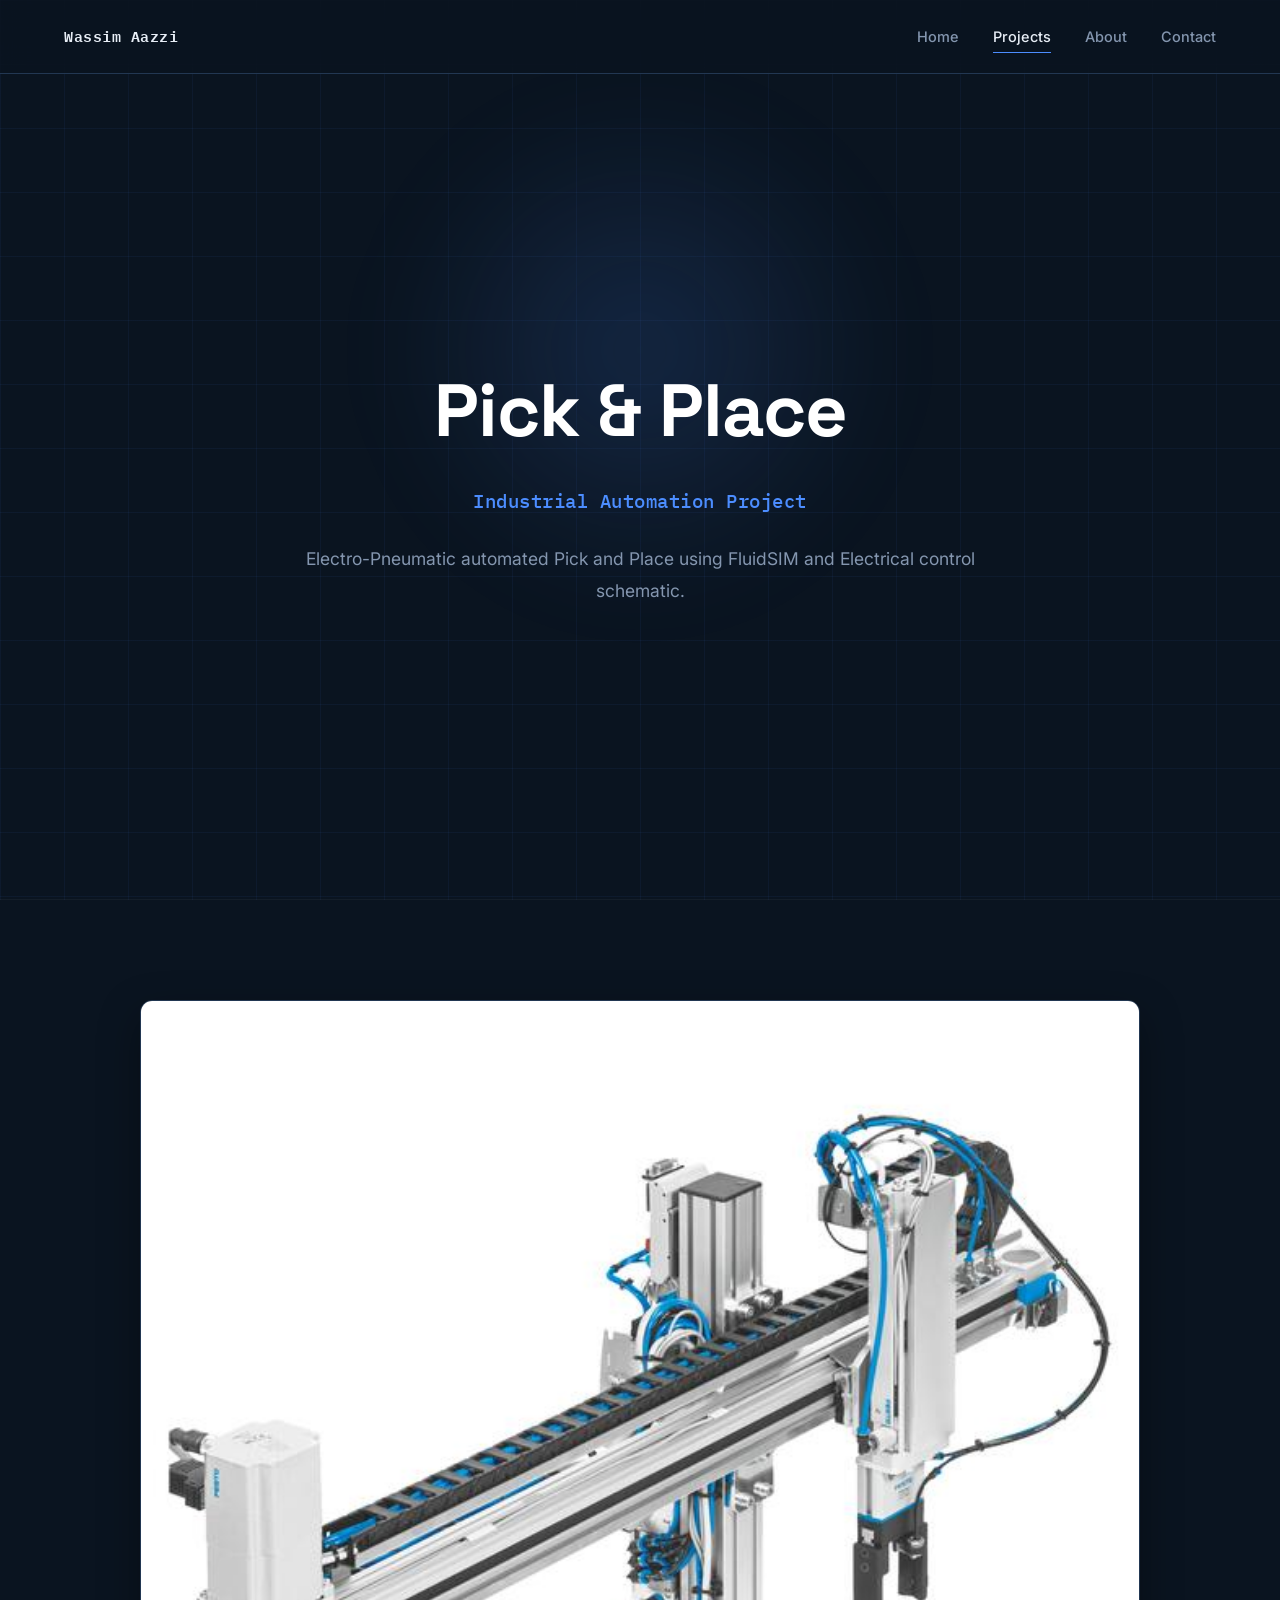
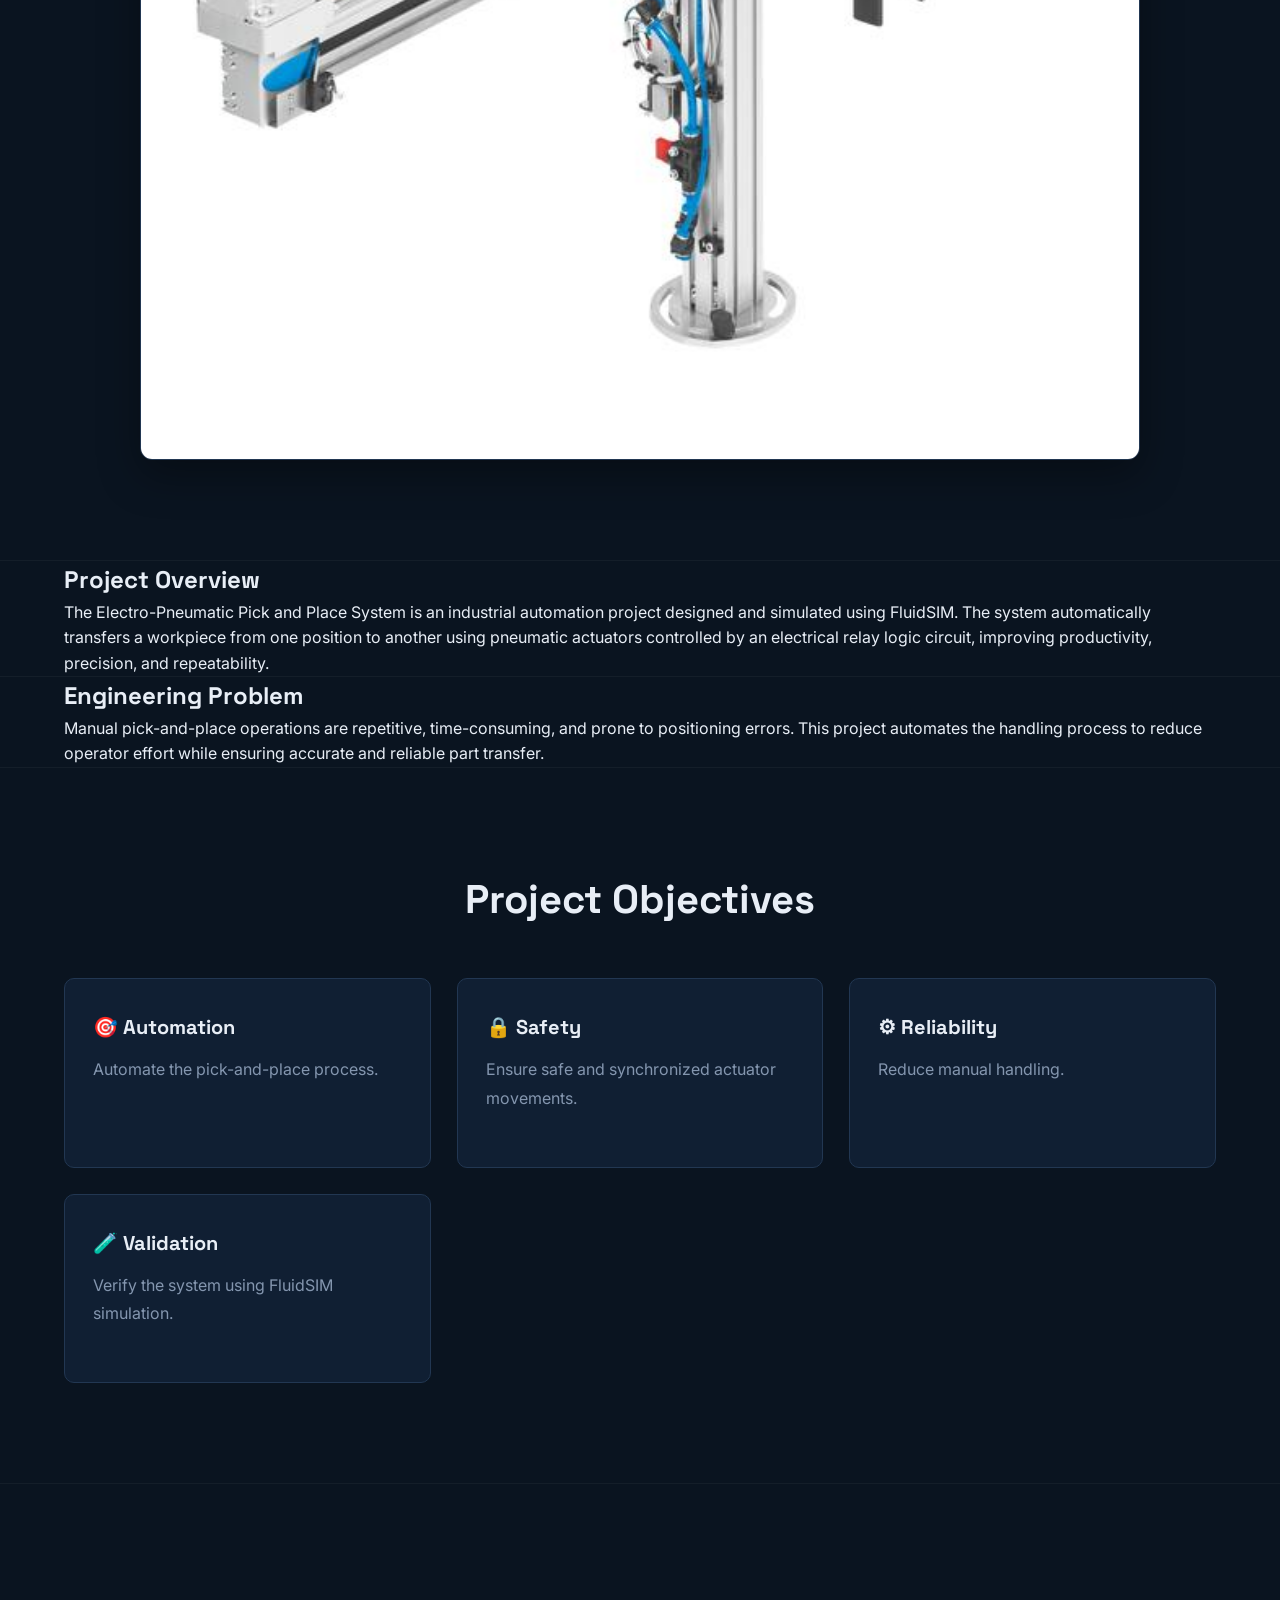
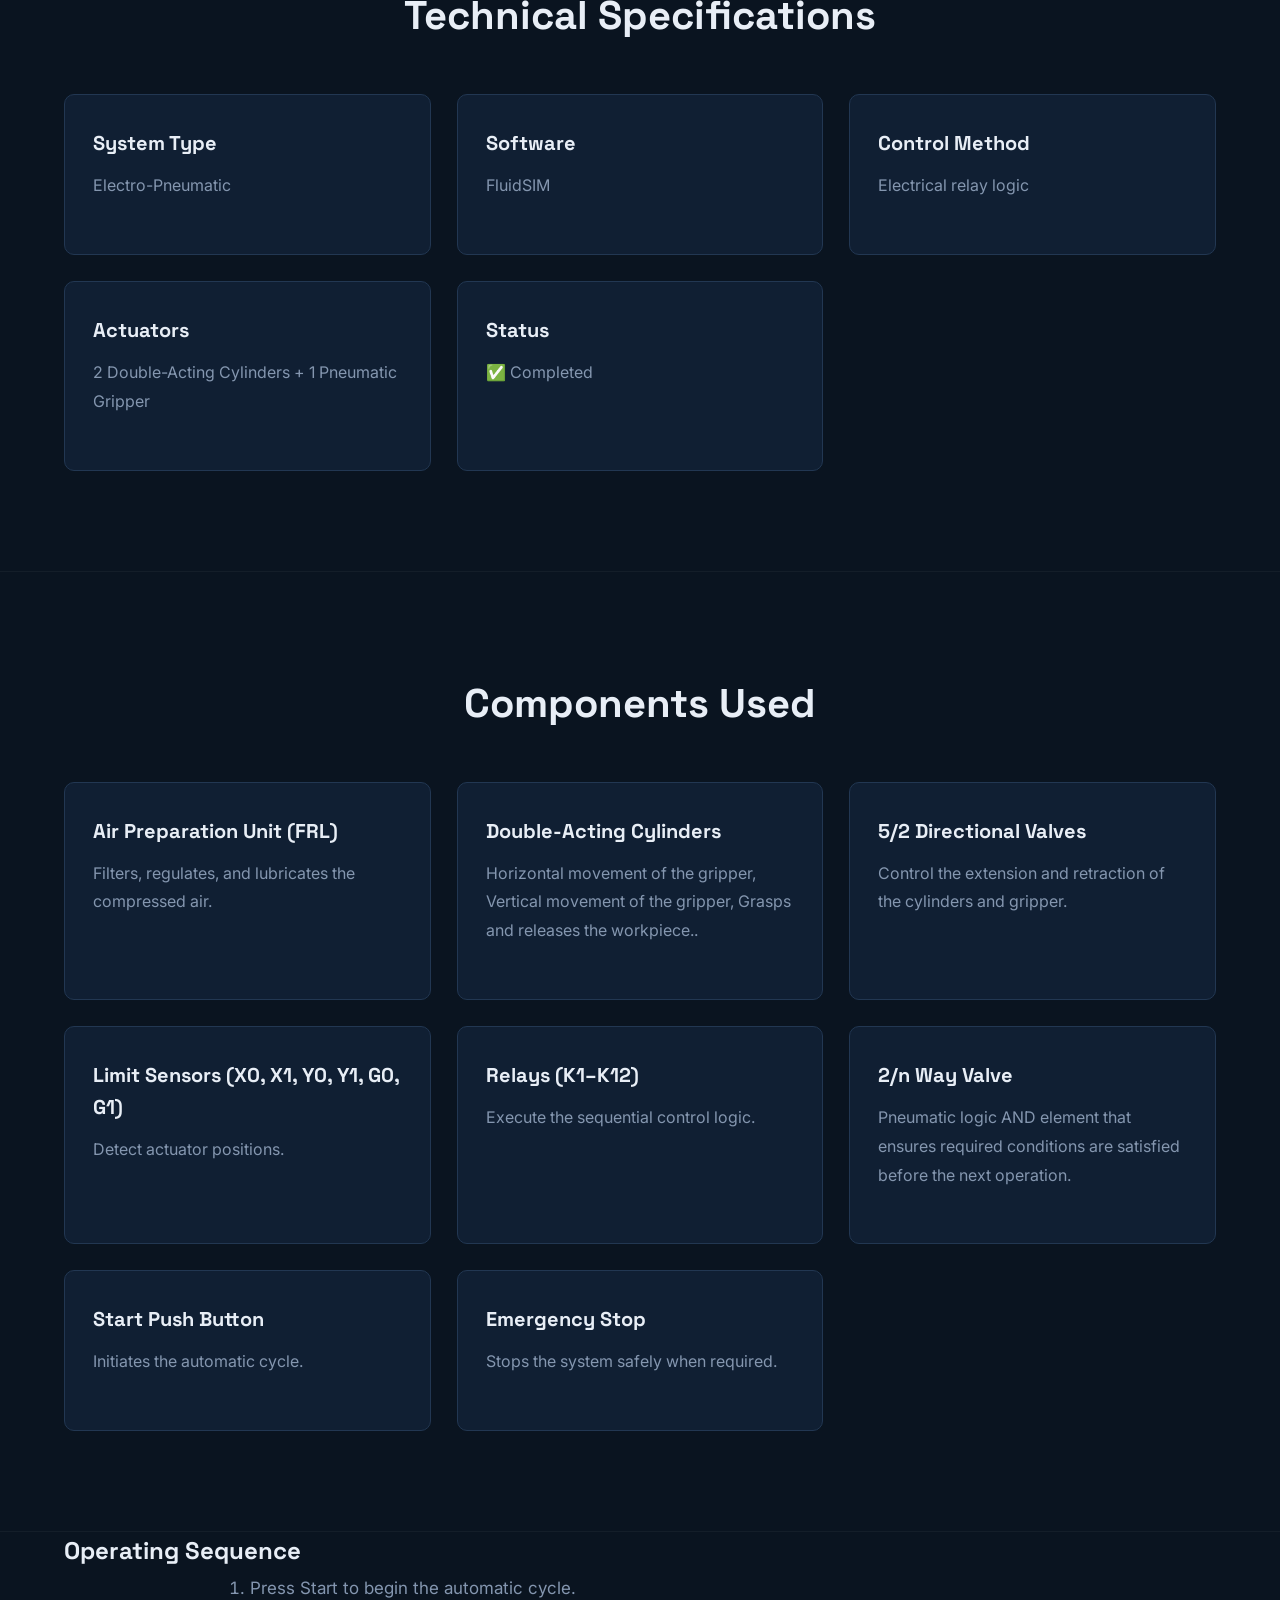
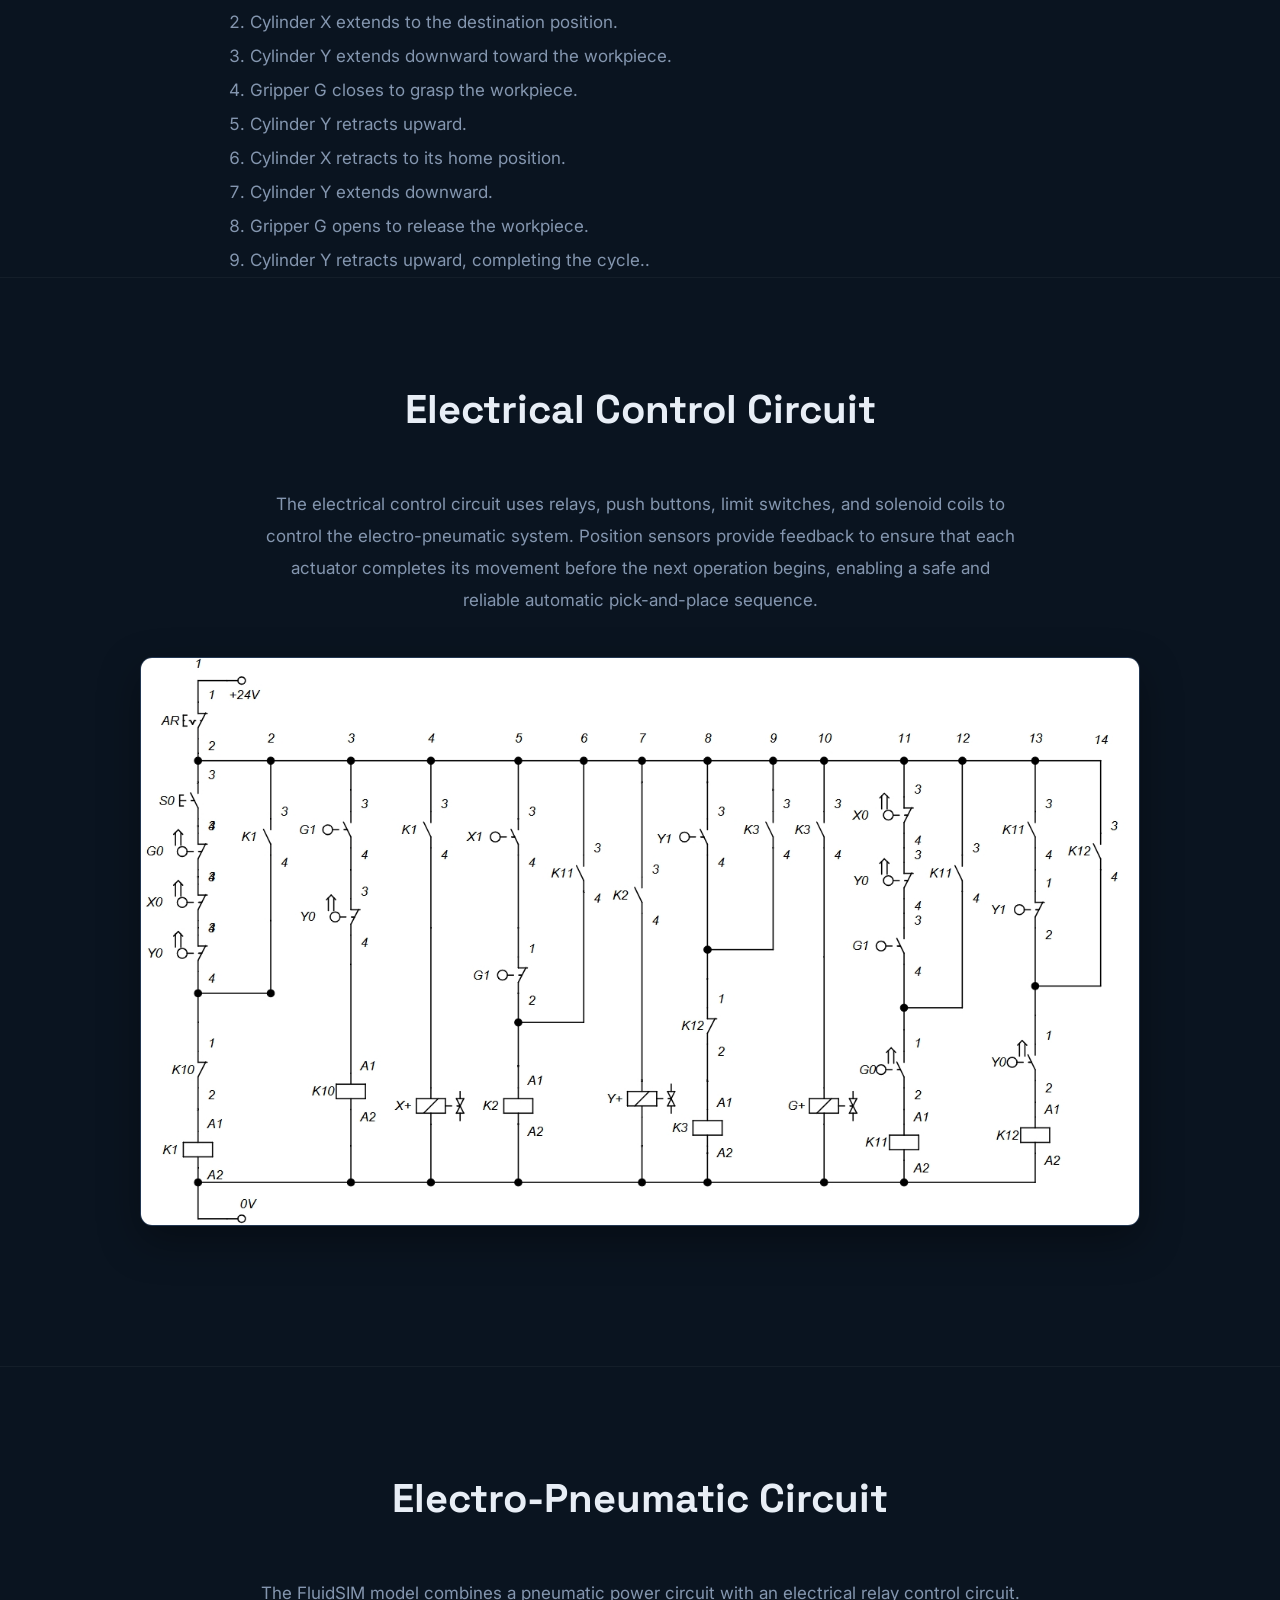
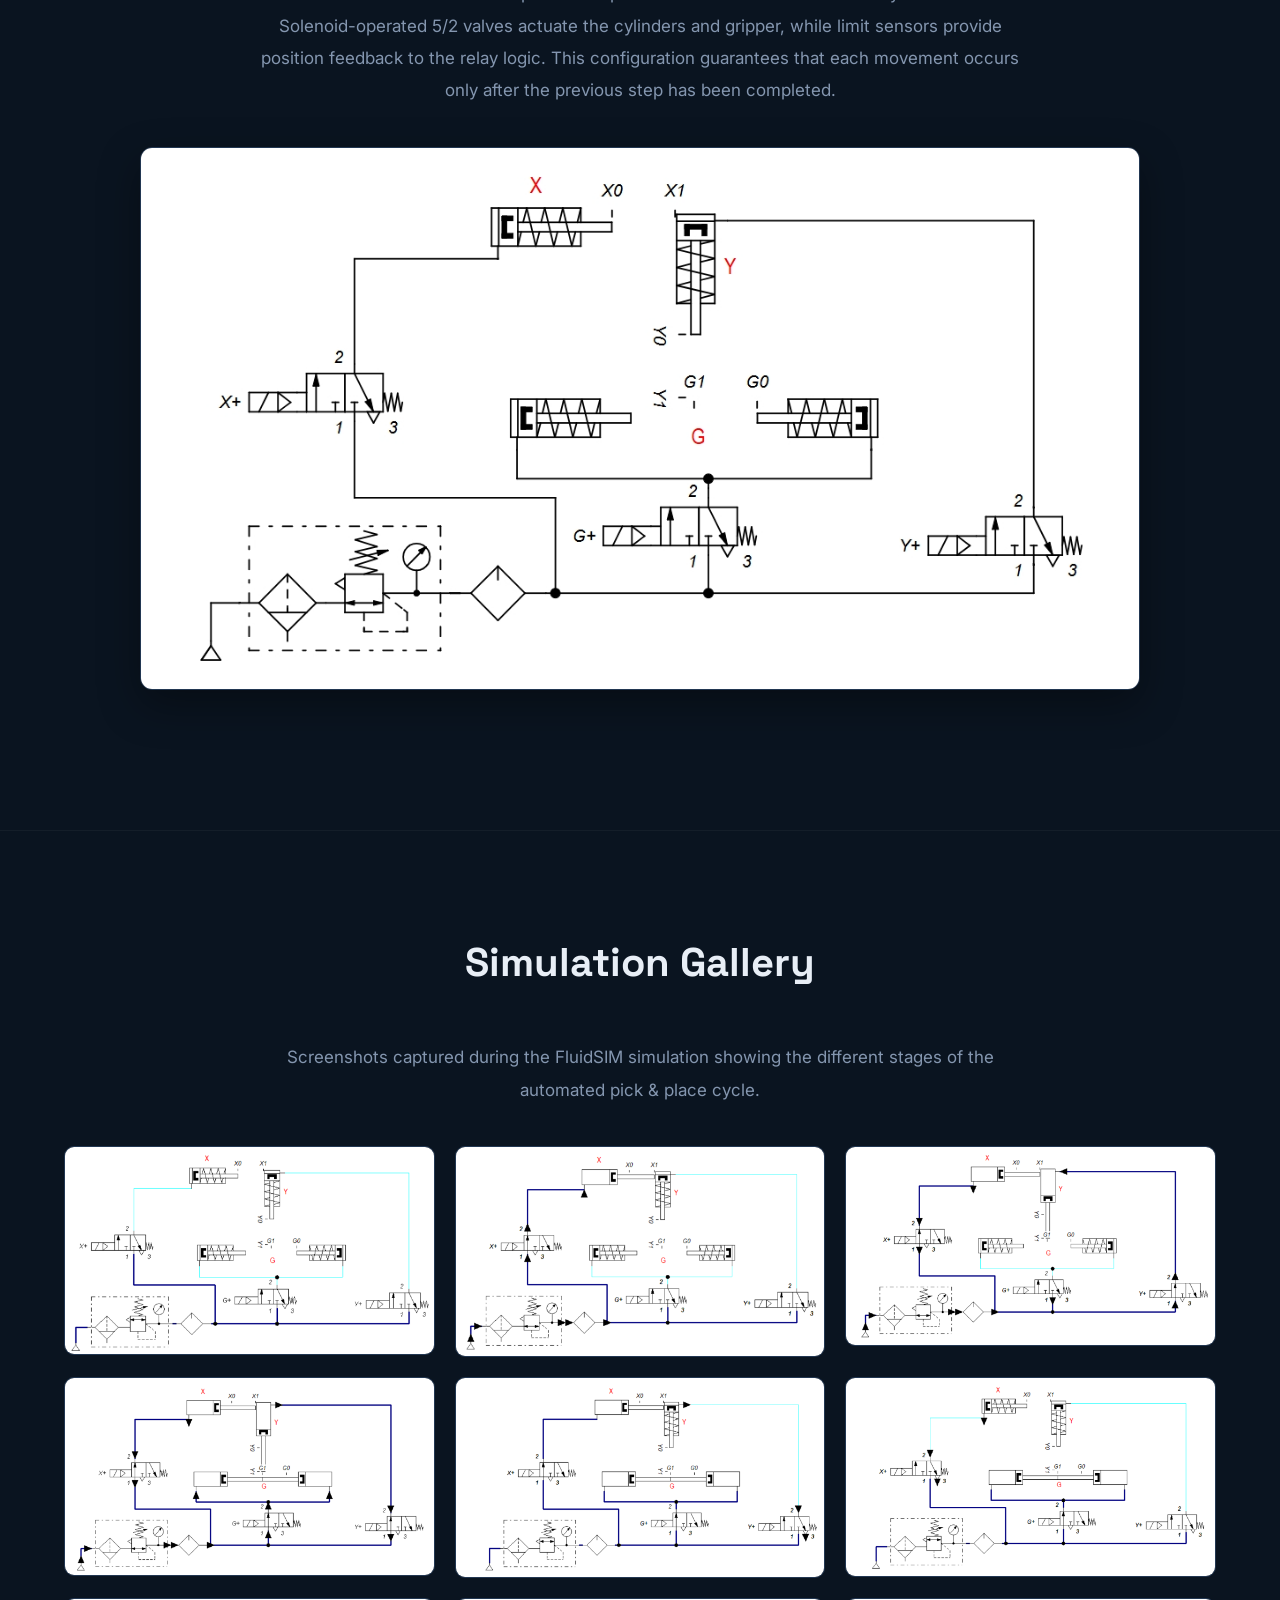
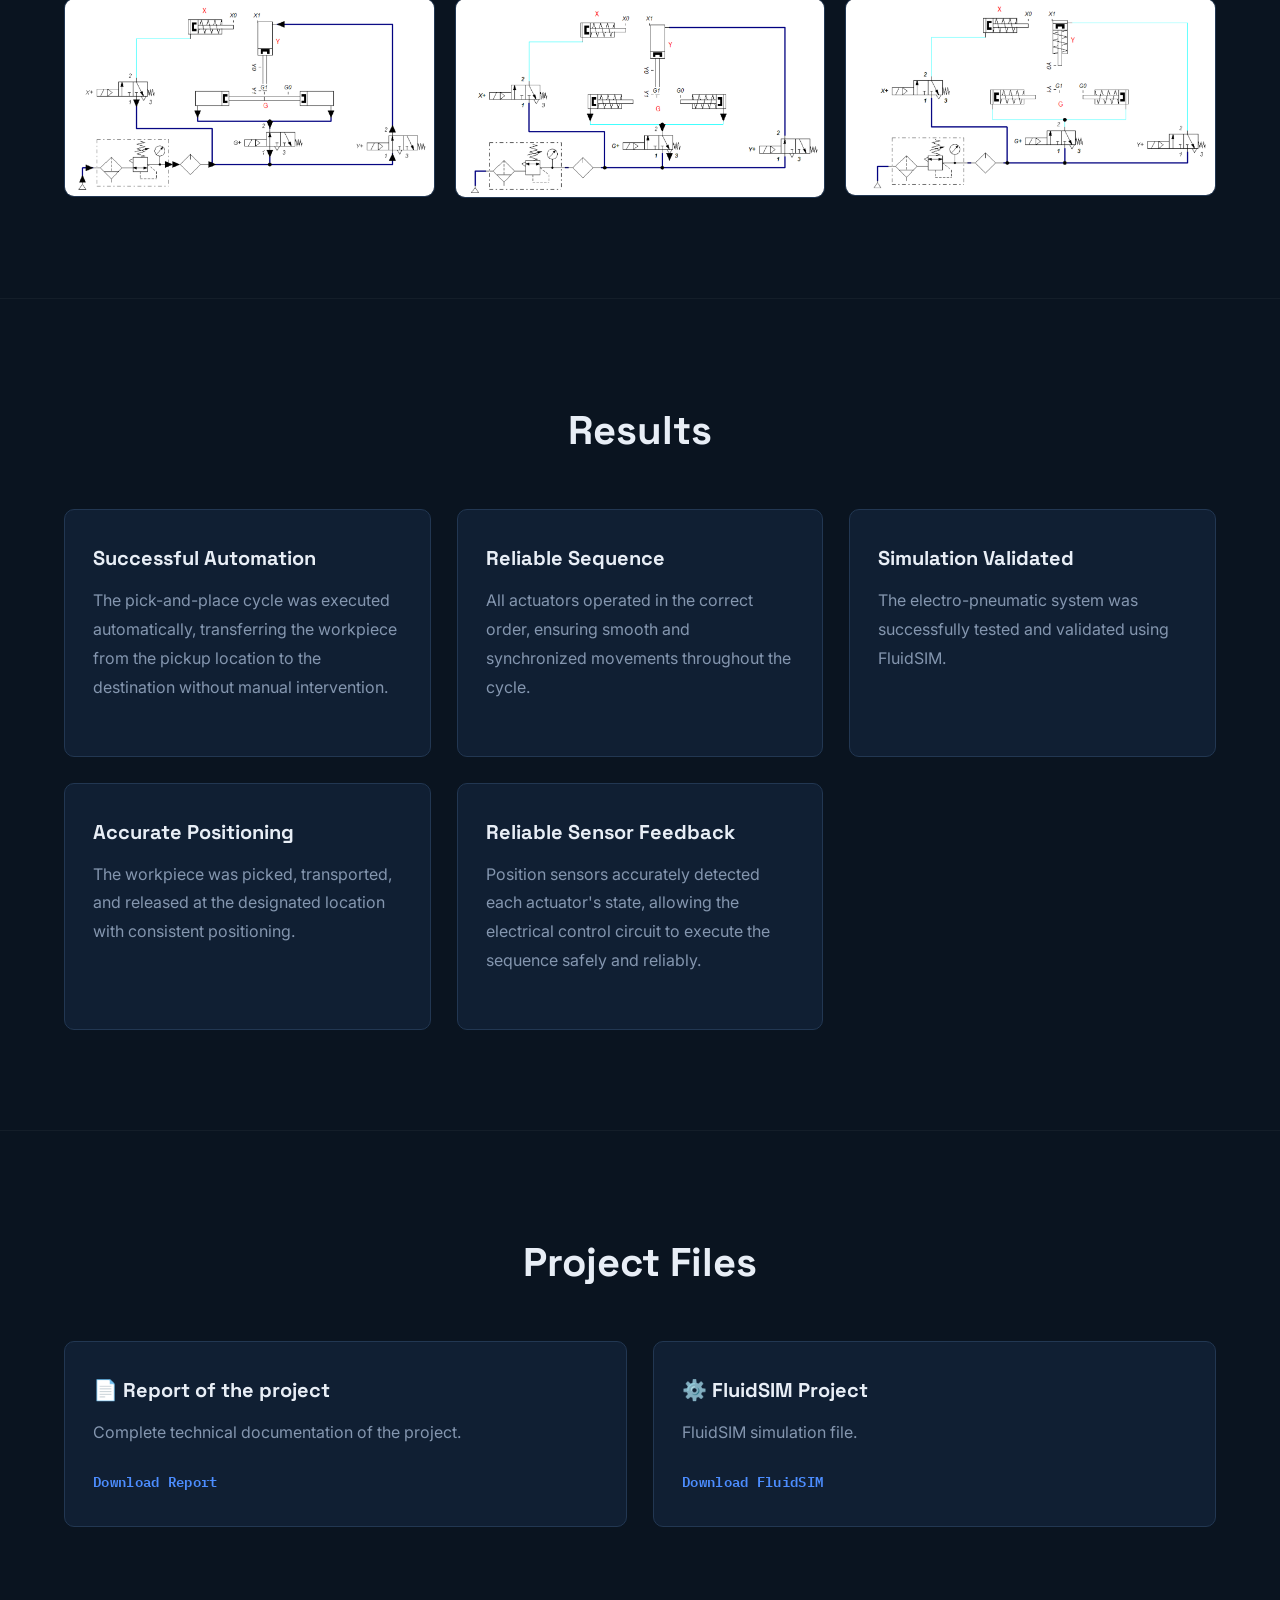
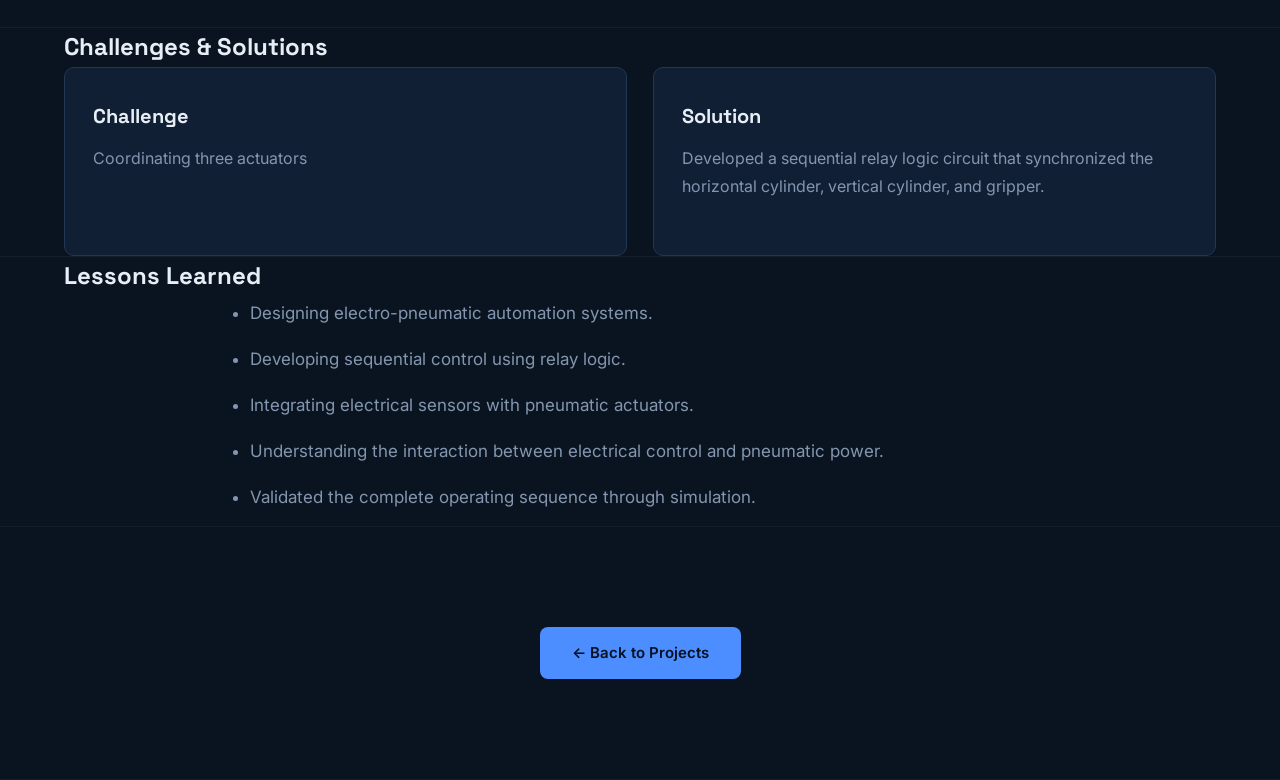
<file: projects/pick-place.html>
<!DOCTYPE html>
<html lang="en">
<head>
    <meta charset="UTF-8">
    <meta name="viewport" content="width=device-width, initial-scale=1.0">
    <title>Automated Drilling Station | Wassim Aazzi</title>
    <link rel="stylesheet" href="../css/style.css">
</head>

<body>

<nav>

    <div class="logo">
        <span>Wassim Aazzi</span>
    </div>

    <ul>
        <li><a href="../index.html">Home</a></li>
        <li><a href="../projects.html" class="active">Projects</a></li>
        <li><a href="../about.html">About</a></li>
        <li><a href="../contact.html">Contact</a></li>
    </ul>

</nav>
    
<section class="hero">

    <div class="container">

        <h1> Pick & Place</h1>

        <h2>Industrial Automation Project</h2>

        <p>
            Electro-Pneumatic automated Pick and Place using
            FluidSIM and Electrical control schematic.
        </p>

    </div>

</section>
    
<section class="project-banner">

    <div class="container">

        <img src="../images/Pick_Place/Pick_Place.jpg"
             alt="Automated Pick and Place system"
             class="banner-image">

    </div>

</section>

<section class="about">

<div class="container">

<h2>Project Overview</h2>

<p>

The Electro-Pneumatic Pick and Place System is an industrial automation project designed and simulated using FluidSIM.
The system automatically transfers a workpiece from one position to another
using pneumatic actuators controlled by an electrical relay logic circuit, improving productivity, precision, and repeatability.

</p>

</div>

</section>

<section class="about">

    <div class="container">

        <h2>Engineering Problem</h2>

        <p>

          Manual pick-and-place operations are repetitive, time-consuming, and prone to positioning errors.
          This project automates the handling process to reduce operator effort 
          while ensuring accurate and reliable part transfer.

        </p>

    </div>

</section>

<section class="projects">

    <div class="container">

        <h2>Project Objectives</h2>

        <div class="project-grid">

            <div class="card">
                <h3>🎯 Automation</h3>
                <p>Automate the pick-and-place process.</p>
            </div>

            <div class="card">
                <h3>🔒 Safety</h3>
                <p>Ensure safe and synchronized actuator movements.</p>
            </div>

            <div class="card">
                <h3>⚙ Reliability</h3>
                <p>Reduce manual handling.</p>
            </div>

            <div class="card">
                <h3>🧪 Validation</h3>
                <p>Verify the system using FluidSIM simulation.</p>
            </div>

        </div>

    </div>
    
</section>

<section class="projects">

<div class="container">

        <h2>Technical Specifications</h2>

        <div class="project-grid">

            <div class="card">
                <h3>System Type</h3>
                <p>Electro-Pneumatic</p>
            </div>

            <div class="card">
                <h3>Software</h3>
                <p>FluidSIM</p>
            </div>

            <div class="card">
                <h3>Control Method</h3>
                <p>Electrical relay logic</p>
            </div>

            <div class="card">
                <h3>Actuators</h3>
                <p>2 Double-Acting Cylinders + 1 Pneumatic Gripper</p>
            </div>

            <div class="card">
                <h3>Status</h3>
                <p>✅ Completed</p>
            </div>

        </div>

    </div>

</section>

<section class="projects">

    <div class="container">

        <h2>Components Used</h2>

        <div class="project-grid">

            <div class="card">
                <h3>Air Preparation Unit (FRL)</h3>
                <p>Filters, regulates, and lubricates the compressed air.</p>
            </div>

            <div class="card">
                <h3>Double-Acting Cylinders</h3>
                <p>Horizontal movement of the gripper, Vertical movement of the gripper, Grasps and releases the workpiece..</p>
            </div>

            <div class="card">
                <h3>5/2 Directional Valves</h3>
                <p>Control the extension and retraction of the cylinders and gripper.</p>
            </div>

            <div class="card">
                <h3>Limit Sensors (X0, X1, Y0, Y1, G0, G1)</h3>
                <p>Detect actuator positions.</p>
            </div>

            <div class="card">
                <h3>Relays (K1–K12)</h3>
                <p>Execute the sequential control logic.</p>
            </div>

            <div class="card">
                <h3>2/n Way Valve</h3>
                <p>Pneumatic logic AND element that ensures required conditions are satisfied before the next operation.</p>
            </div>

            <div class="card">
                <h3>Start Push Button</h3>
                <p>Initiates the automatic cycle.</p>
            </div>

            <div class="card">
                <h3>Emergency Stop</h3>
                <p>Stops the system safely when required.</p>
            </div>

        </div>

    </div>

</section>

<section class="about">
    
    <div class="container">

    <h2>Operating Sequence</h2>

    <ol>

    <li>Press Start to begin the automatic cycle.</li>

    <li>Cylinder X extends to the destination position.</li>

    <li>Cylinder Y extends downward toward the workpiece.</li>

    <li>Gripper G closes to grasp the workpiece.</li>

    <li>Cylinder Y retracts upward.</li>

    <li>Cylinder X retracts to its home position.</li>
    
    <li>Cylinder Y extends downward.</li>
    
    <li>Gripper G opens to release the workpiece.</li>

    <li>Cylinder Y retracts upward, completing the cycle..</li>

    </ol>

    </div>

</section>

<section class="projects">

    <div class="container">

        <h2>Electrical Control Circuit</h2>

        <p style="text-align:center; margin-bottom:30px;">
          The electrical control circuit uses relays, push buttons, limit switches, 
          and solenoid coils to control the electro-pneumatic system. Position sensors provide feedback 
          to ensure that each actuator completes its movement before the next operation begins, 
          enabling a safe and reliable automatic pick-and-place sequence.
        </p>

        <img
            src="../images/Pick_Place/Pick_Place-control_circuit.png"
            alt="Control Circuit"
            class="banner-image">
    </div>

</section>

<section class="projects">

    <div class="container">

        <h2>Electro-Pneumatic Circuit</h2>

        <p style="text-align:center; margin-bottom:30px;">
          The FluidSIM model combines a pneumatic power circuit with an electrical relay control circuit. 
          Solenoid-operated 5/2 valves actuate the cylinders and gripper, 
          while limit sensors provide position feedback to the relay logic. 
          This configuration guarantees that each movement occurs only after the previous step has been completed.
        </p>

        <img src="../images/Pick_Place/Pick_Place-pneumatic.png"
             class="diagram-image"
             alt="FluidSIM Electro-Pneumatic Circuit">

    </div>

</section>
    
<section class="projects">

    <div class="container">

        <h2>Simulation Gallery</h2>

        <p class="gallery-text">
            Screenshots captured during the FluidSIM simulation showing the
            different stages of the automated pick & place cycle.
        </p>

        <div class="gallery">
        
            <img src="../images/Pick_Place/simulation/Screenshot (1603).png" alt="Simulation Step 1">
            <img src="../images/Pick_Place/simulation/Screenshot (1604).png" alt="Simulation Step 2">
            <img src="../images/Pick_Place/simulation/Screenshot (1605).png" alt="Simulation Step 3">
            <img src="../images/Pick_Place/simulation/Screenshot (1606).png" alt="Simulation Step 4">
            <img src="../images/Pick_Place/simulation/Screenshot (1607).png" alt="Simulation Step 5">
            <img src="../images/Pick_Place/simulation/Screenshot (1608).png" alt="Simulation Step 6">
            <img src="../images/Pick_Place/simulation/Screenshot (1609).png" alt="Simulation Step 7">
            <img src="../images/Pick_Place/simulation/Screenshot (1610).png" alt="Simulation Step 8">
            <img src="../images/Pick_Place/simulation/Screenshot (1611).png" alt="Simulation Step 9">

        </div>

    </div>

</section>

<section class="projects">

    <div class="container">

        <h2>Results</h2>

        <div class="project-grid">

            <div class="card">
                <h3>Successful Automation</h3>
                <p>The pick-and-place cycle was executed automatically, transferring the workpiece from the pickup location to the destination without manual intervention.</p>
            </div>

            <div class="card">
                <h3>Reliable Sequence</h3>
                <p>All actuators operated in the correct order, ensuring smooth and synchronized movements throughout the cycle.</p>
            </div>

            <div class="card">
                <h3>Simulation Validated</h3>
                <p>The electro-pneumatic system was successfully tested and validated using FluidSIM.</p>
            </div>

            <div class="card">
                <h3>Accurate Positioning</h3>
                <p>The workpiece was picked, transported, and released at the designated location with consistent positioning.</p>
            </div>
             <div class="card">
                <h3>Reliable Sensor Feedback</h3>
                <p>Position sensors accurately detected each actuator's state, allowing the electrical control circuit to execute the sequence safely and reliably.</p>
            </div>

        </div>

    </div>

</section>
    
<section class="projects">

    <div class="container">

        <h2>Project Files</h2>

        <div class="project-grid">

            <div class="card">

                <h3>📄 Report of the project</h3>

                <p>Complete technical documentation of the project.</p>

                <a href="../files/Place_Pick/Pick_Place-pneumatic.pdf" target="_blank">
                    Download Report
                </a>

            </div>

            <div class="card">

                <h3>⚙️ FluidSIM Project</h3>

                <p>FluidSIM simulation file.</p>

                <a href="../files/Place_Pick/Pick_Place.ct" download>
                    Download FluidSIM
                </a>

            </div>

        </div>

    </div>

</section>

<section class="about">

    <div class="container">

        <h2>Challenges & Solutions</h2>

        <div class="project-grid">

            <div class="card">
                <h3>Challenge</h3>
                <p>
                    Coordinating three actuators
                </p>
            </div>

            <div class="card">
                <h3>Solution</h3>
                <p>
                  Developed a sequential relay logic circuit that synchronized 
                  the horizontal cylinder, vertical cylinder, and gripper.
                </p>
            </div>

        </div>

    </div>

</section>

<section class="about">

    <div class="container">

        <h2>Lessons Learned</h2>

        <ul class="lessons">

            <li>Designing electro-pneumatic automation systems.</li>

            <li>Developing sequential control using relay logic.</li>

            <li>Integrating electrical sensors with pneumatic actuators.</li>
          
            <li>Understanding the interaction between electrical control and pneumatic power.</li>

            <li>Validated the complete operating sequence through simulation.</li>

        </ul>

    </div>

</section>

<section class="projects">

    <div class="container" style="text-align:center;">

        <a href="../projects.html" class="btn primary">
            ← Back to Projects
        </a>

    </div>

</section>

<script src="../script.js"></script>
    
</body>
</html>
</file>
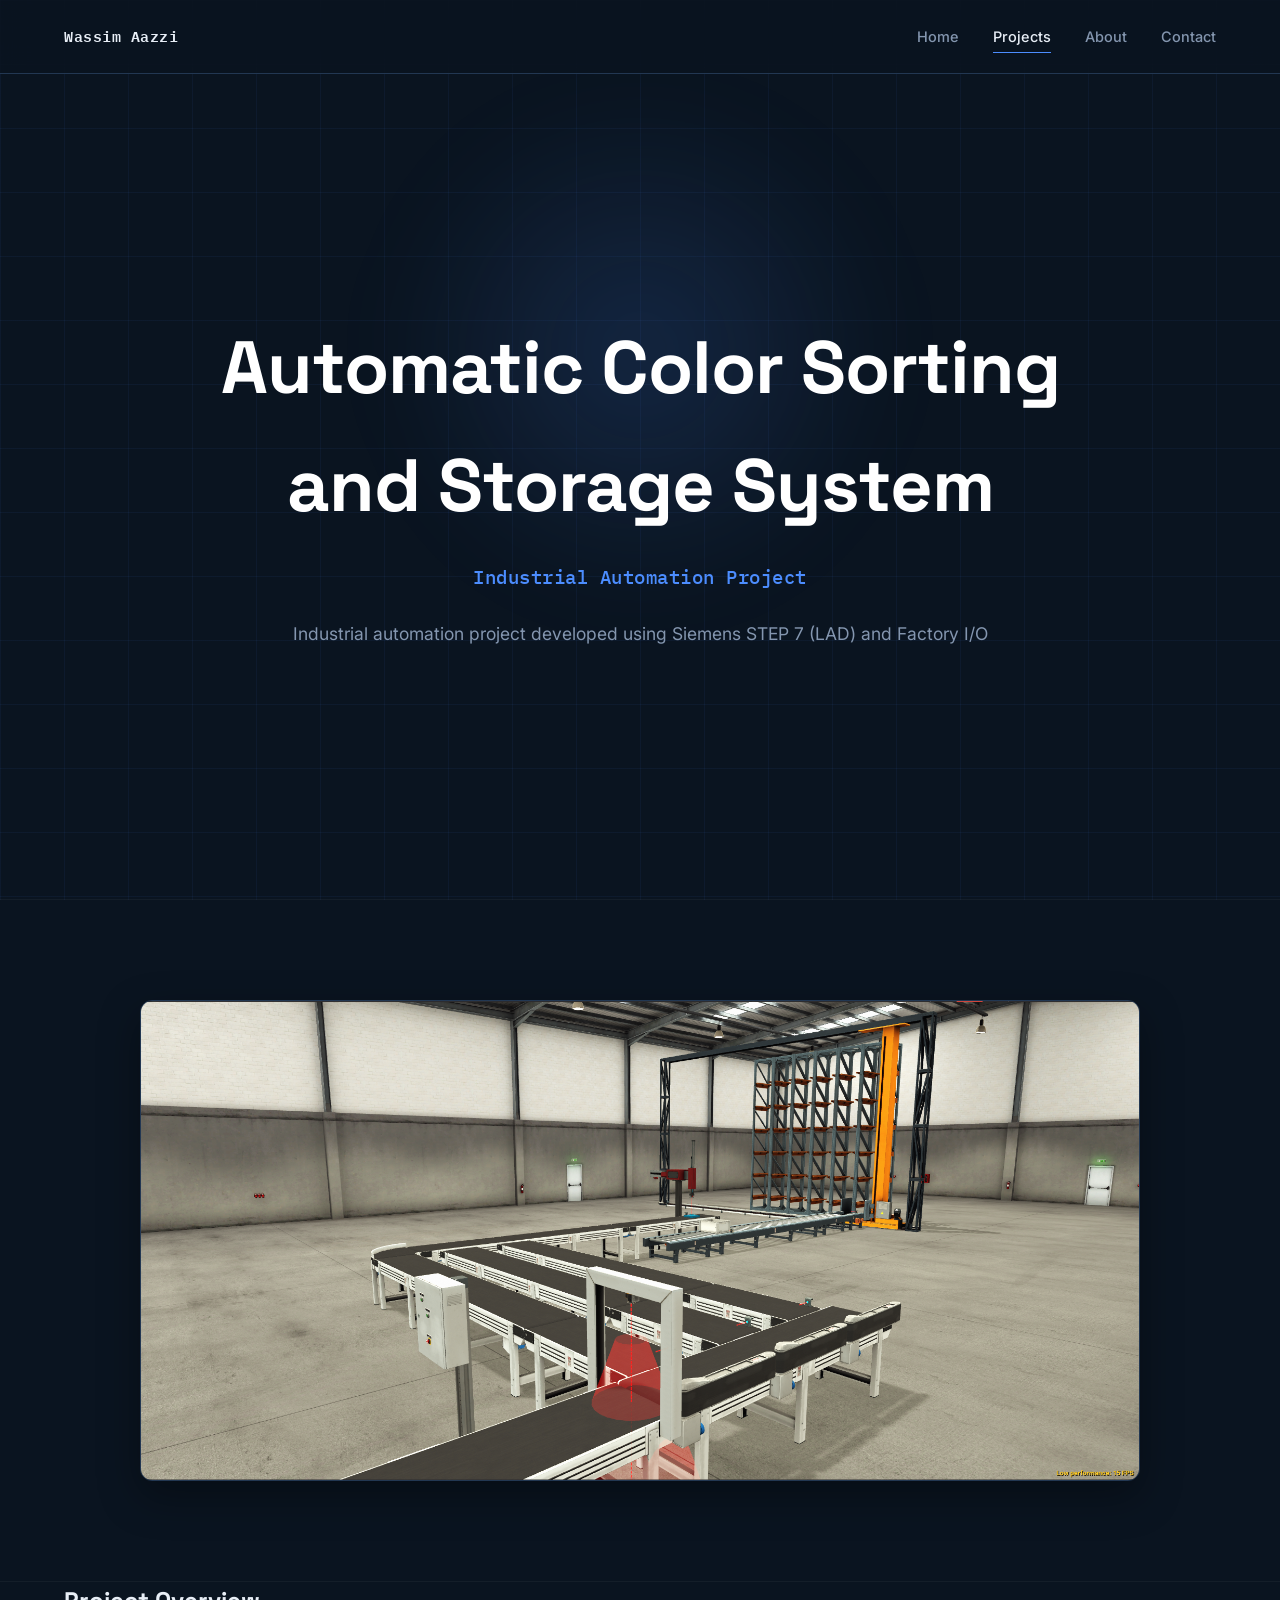
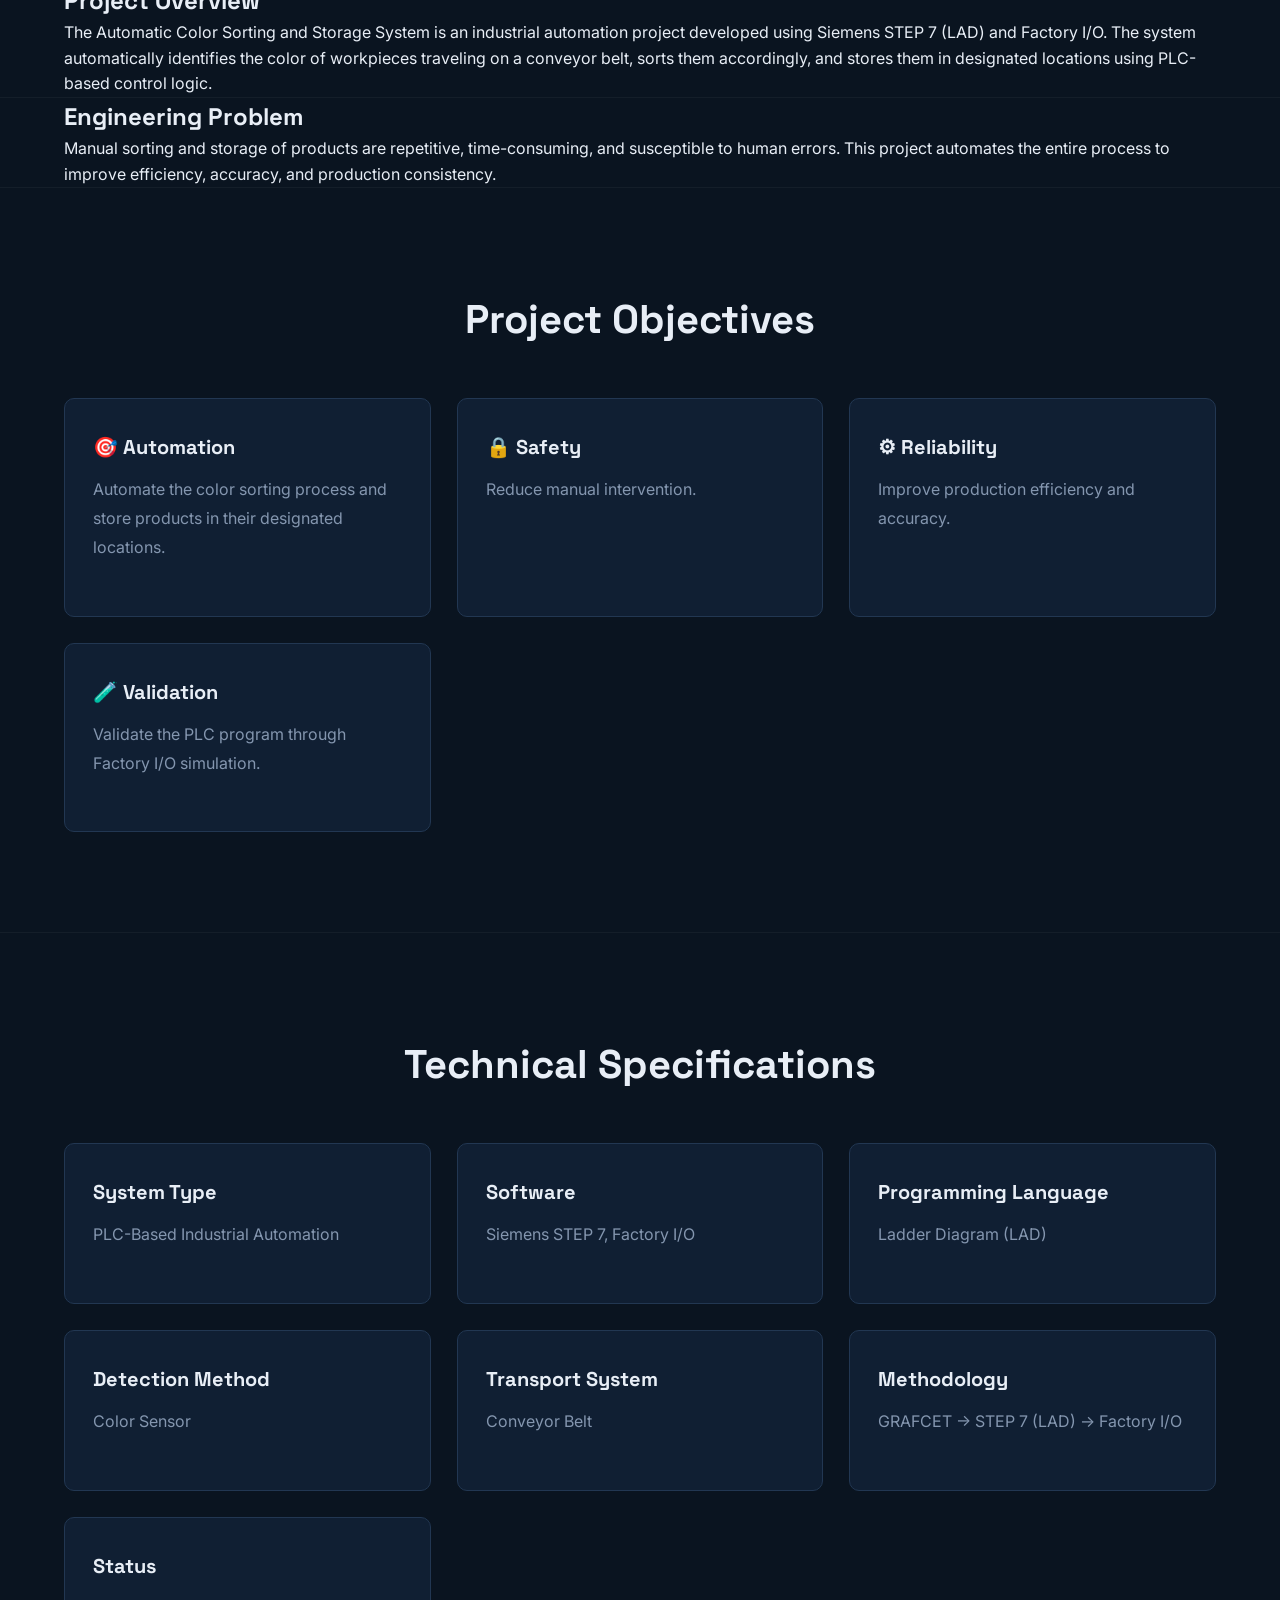
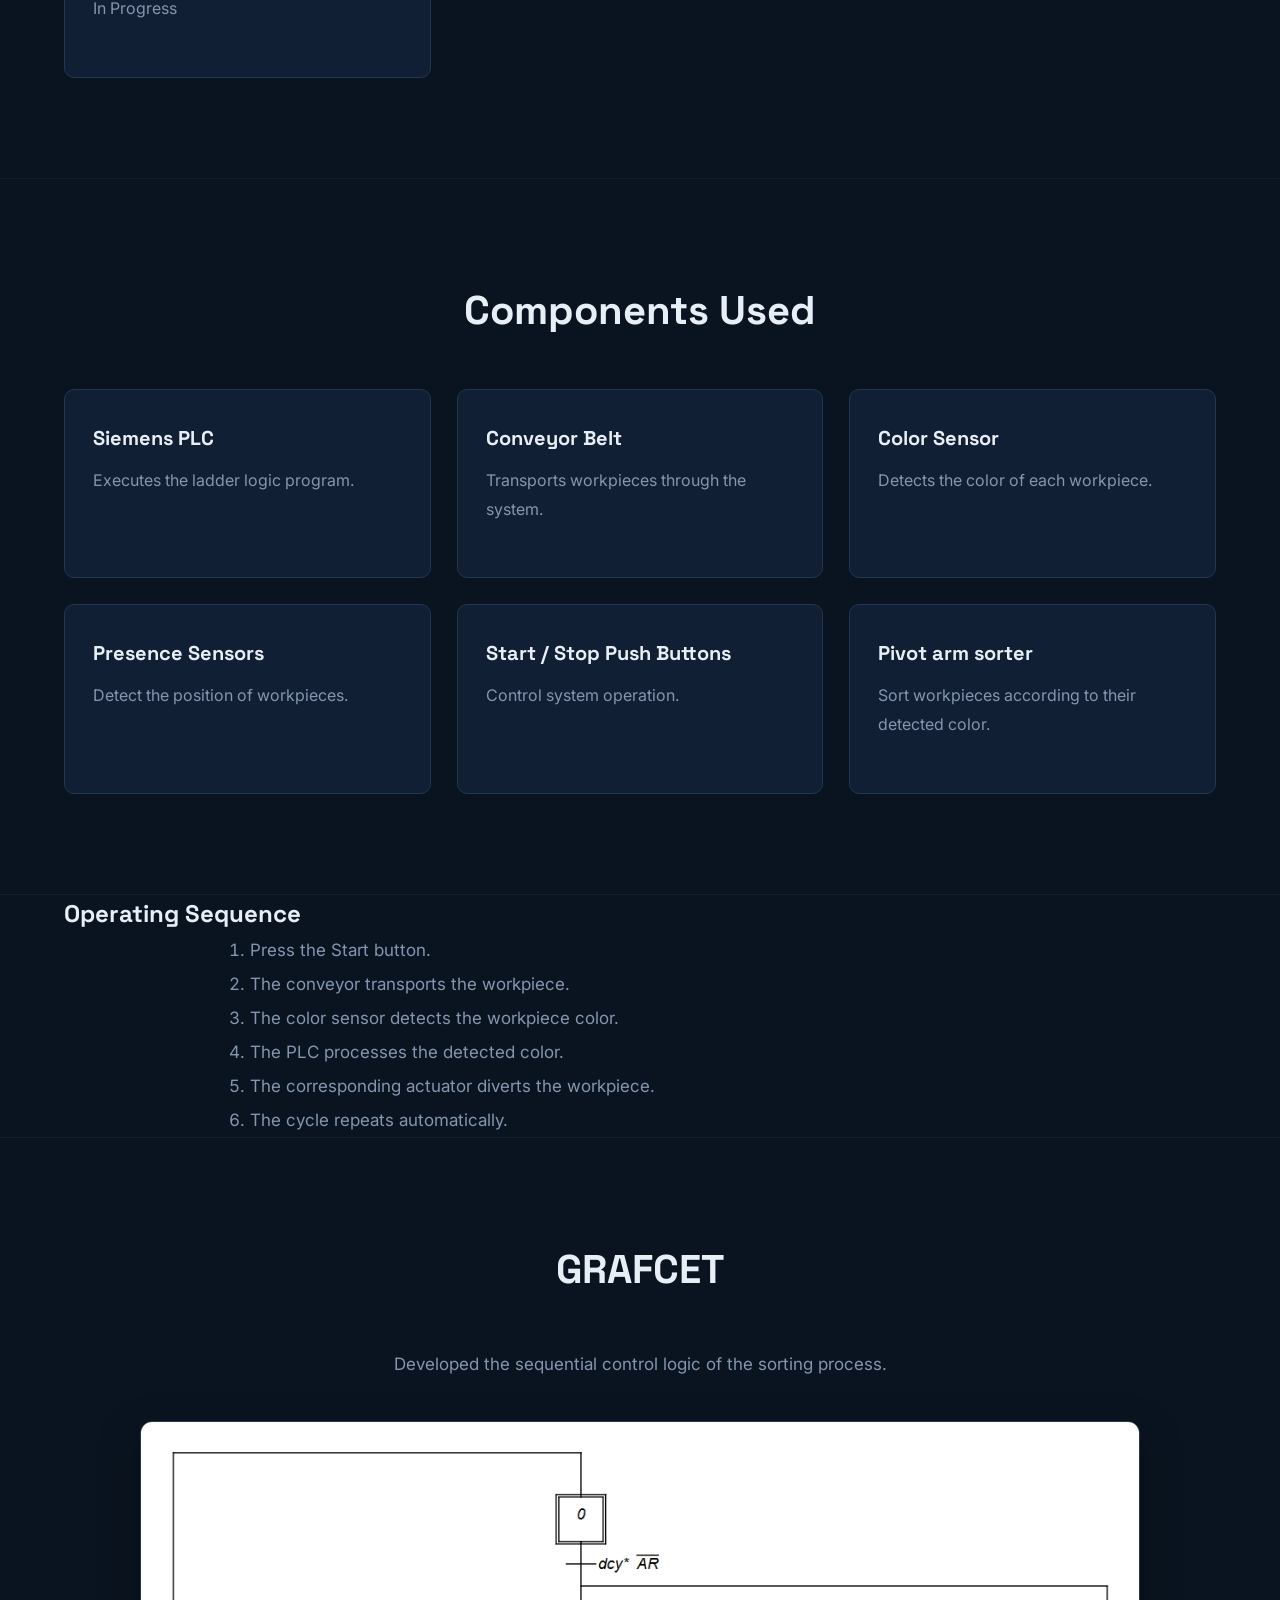
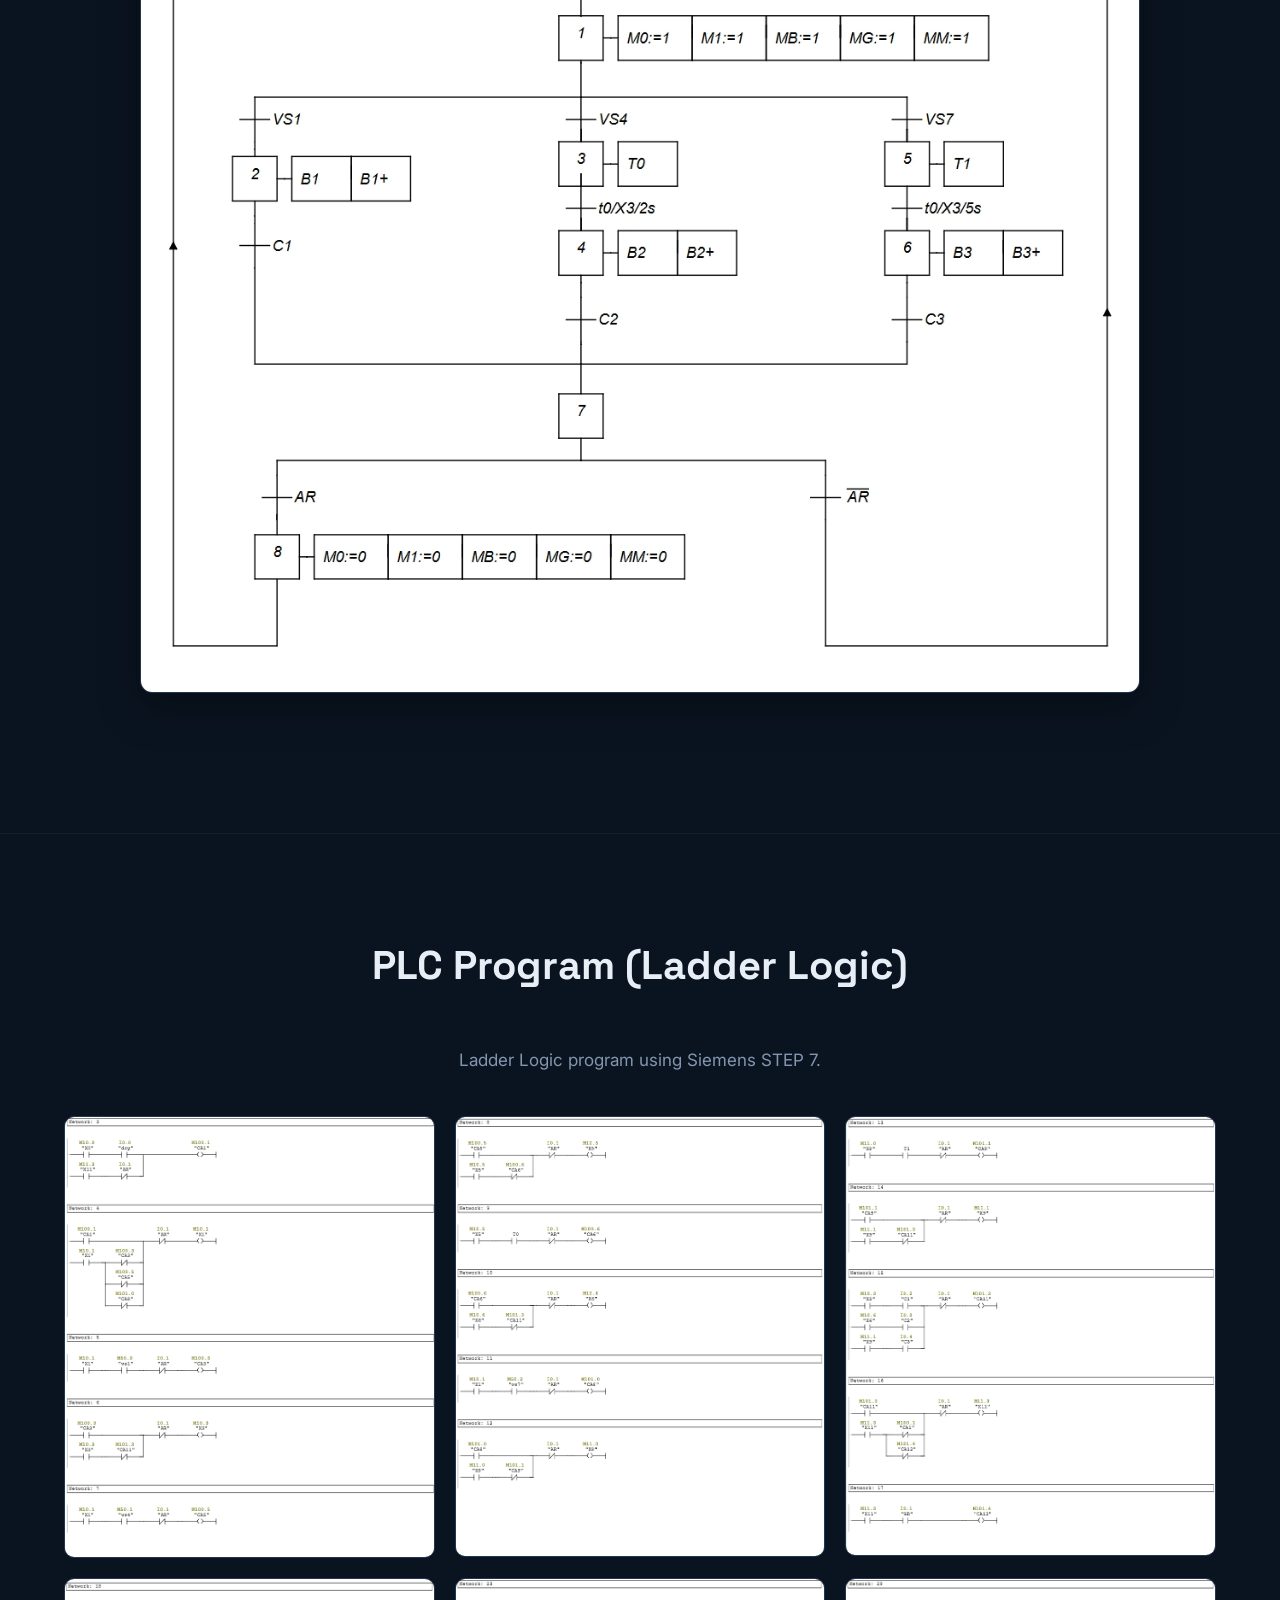
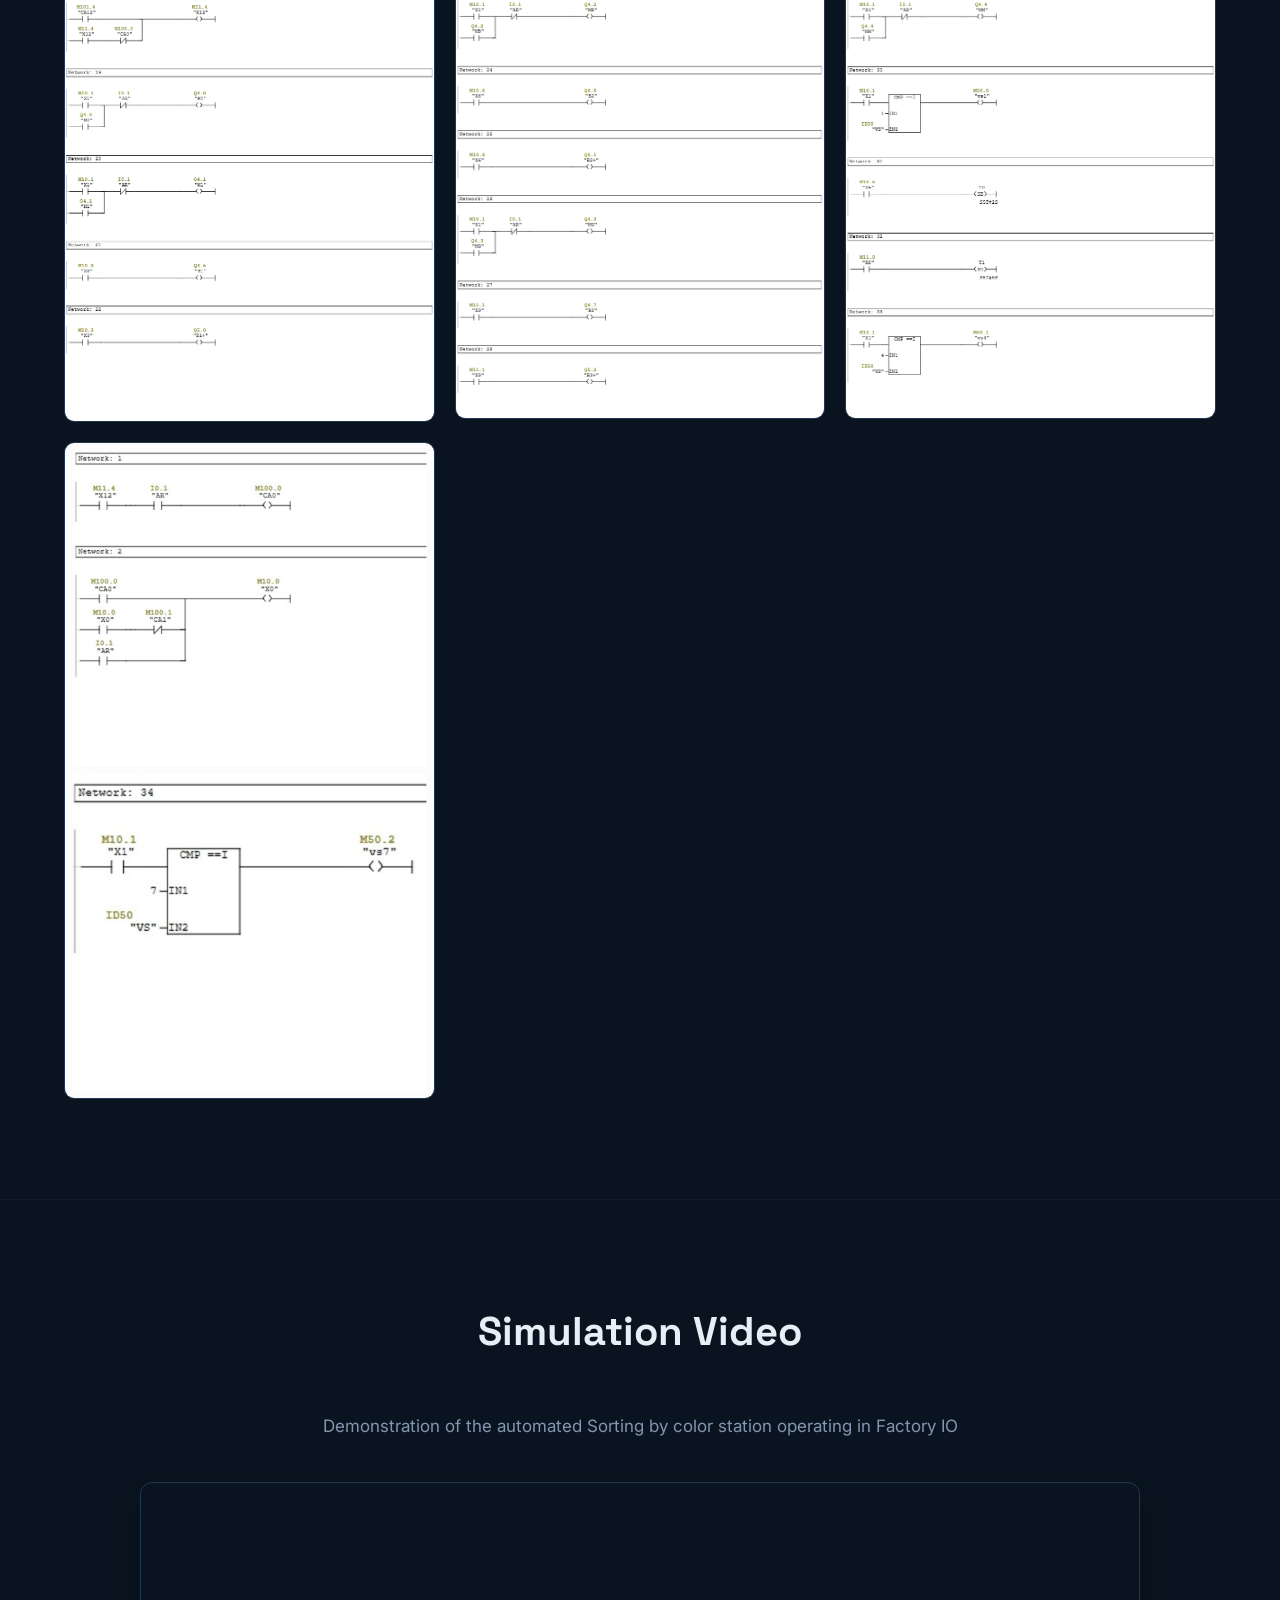
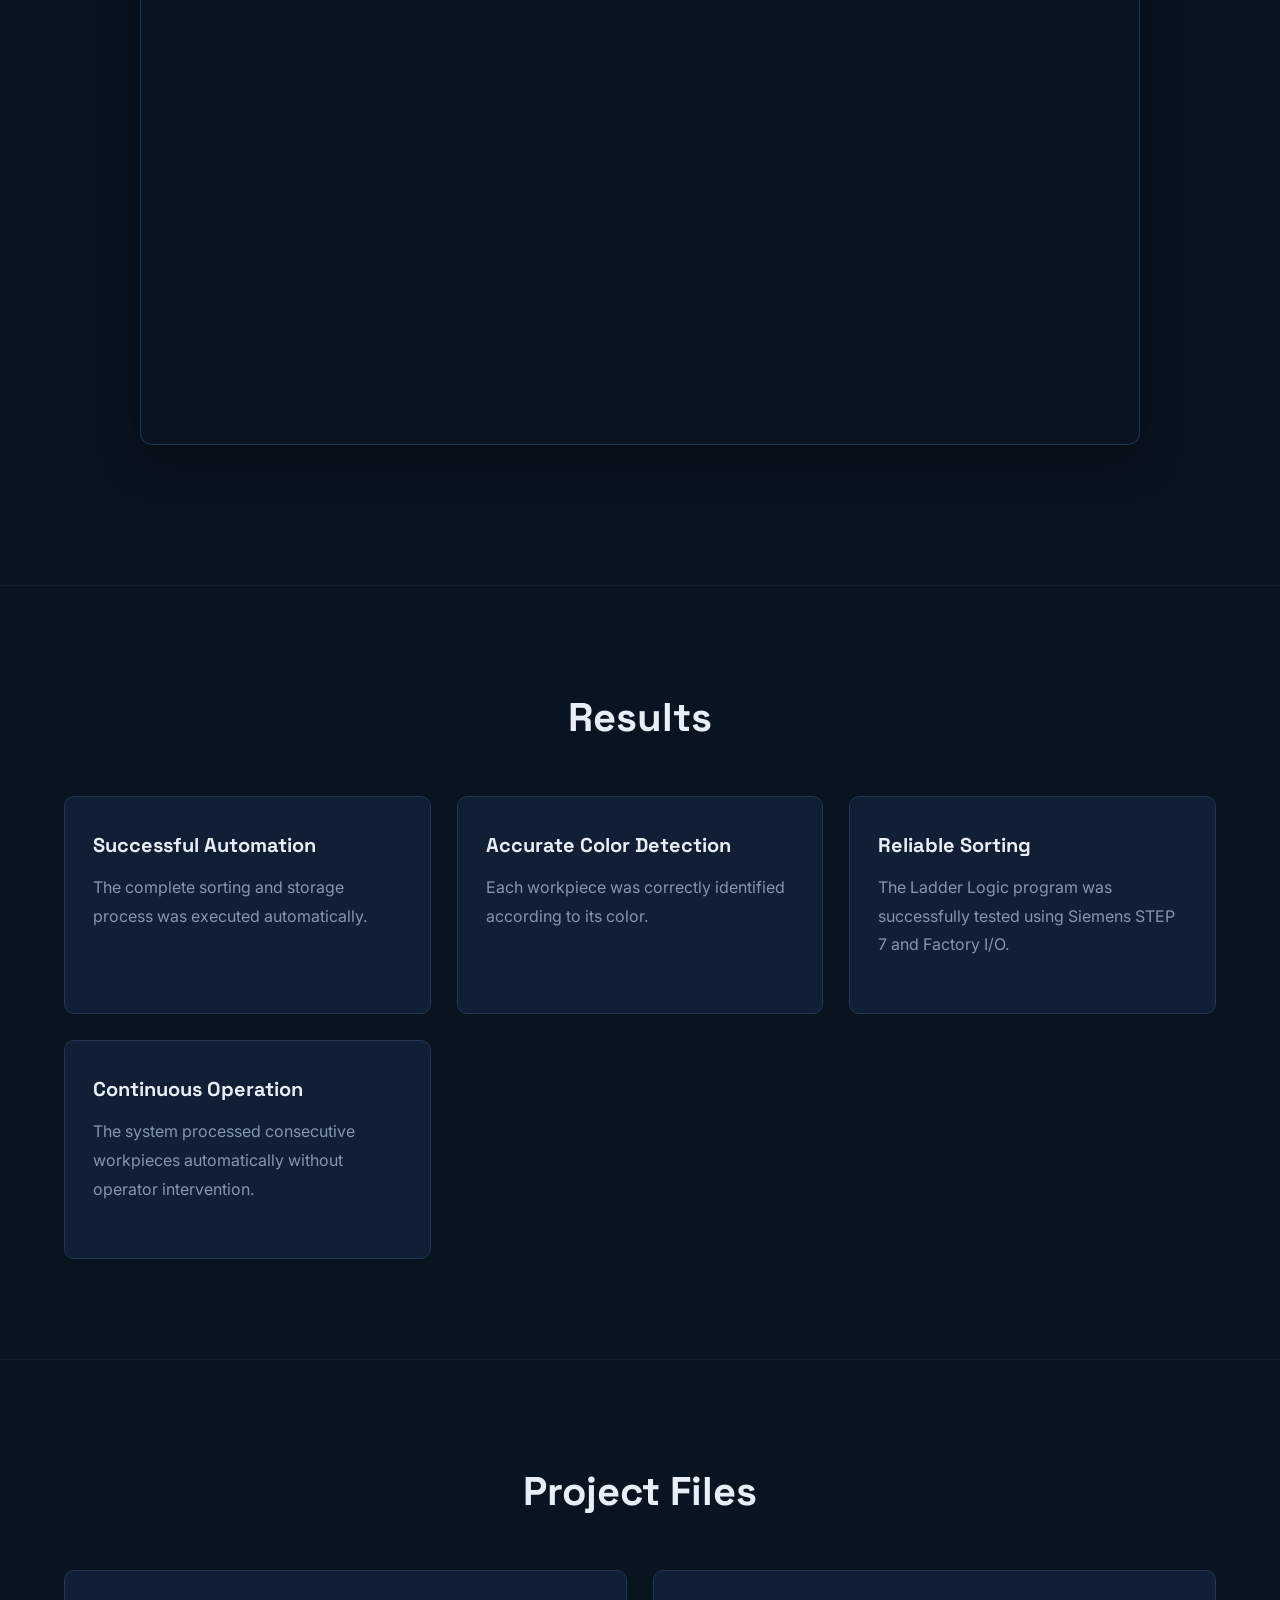
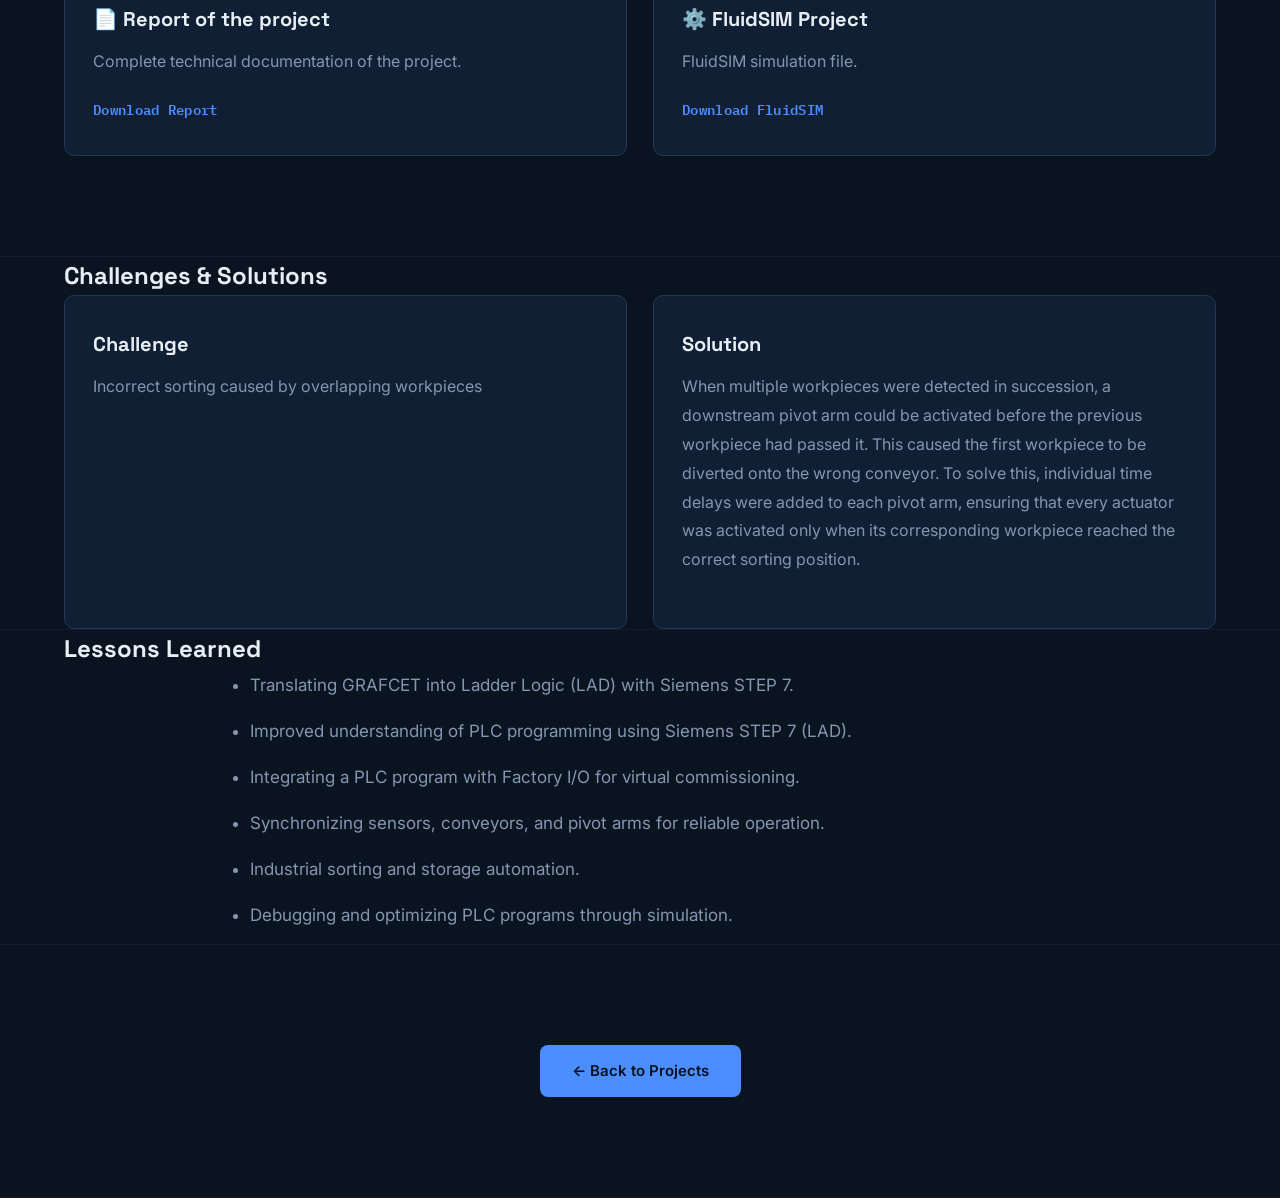
<file: projects/Sort_by_color.html>
<!DOCTYPE html>
<html lang="en">
<head>
    <meta charset="UTF-8">
    <meta name="viewport" content="width=device-width, initial-scale=1.0">
    <title>Automated Drilling Station | Wassim Aazzi</title>
    <link rel="stylesheet" href="../css/style.css">
</head>

<body>

<nav>

    <div class="logo">
        <span>Wassim Aazzi</span>
    </div>

    <ul>
        <li><a href="../index.html">Home</a></li>
        <li><a href="../projects.html" class="active">Projects</a></li>
        <li><a href="../about.html">About</a></li>
        <li><a href="../contact.html">Contact</a></li>
    </ul>

</nav>
    
<section class="hero">

    <div class="container">

        <h1>Automatic Color Sorting and Storage System</h1>

        <h2>Industrial Automation Project</h2>

        <p>
            Industrial automation project developed using Siemens STEP 7 (LAD) and Factory I/O
        </p>

    </div>

</section>
    
<section class="project-banner">

    <div class="container">

        <img src="../images/Sort_by_color/Sort_by_color.png"
             alt="Automated Sort Station"
             class="banner-image">

    </div>

</section>

<section class="about">

<div class="container">

<h2>Project Overview</h2>

<p>

    The Automatic Color Sorting and Storage System is an industrial automation project
    developed using Siemens STEP 7 (LAD) and Factory I/O. 
    The system automatically identifies the color of workpieces traveling on a conveyor belt, 
    sorts them accordingly, and stores them in designated locations using PLC-based control logic.
</p>

</div>

</section>

<section class="about">

    <div class="container">

        <h2>Engineering Problem</h2>

        <p>

            Manual sorting and storage of products are repetitive, time-consuming, and susceptible to human errors. 
            This project automates the entire process to improve efficiency, accuracy, and production consistency.

        </p>

    </div>

</section>

<section class="projects">

    <div class="container">

        <h2>Project Objectives</h2>

        <div class="project-grid">

            <div class="card">
                <h3>🎯 Automation</h3>
                <p>Automate the color sorting process and store products in their designated locations.</p>
            </div>

            <div class="card">
                <h3>🔒 Safety</h3>
                <p>Reduce manual intervention.</p>
            </div>

            <div class="card">
                <h3>⚙ Reliability</h3>
                <p>Improve production efficiency and accuracy.</p>
            </div>

            <div class="card">
                <h3>🧪 Validation</h3>
                <p>Validate the PLC program through Factory I/O simulation.</p>
            </div>

        </div>

    </div>
    
</section>

<section class="projects">

<div class="container">

        <h2>Technical Specifications</h2>

        <div class="project-grid">

            <div class="card">
                <h3>System Type</h3>
                <p>PLC-Based Industrial Automation</p>
            </div>

            <div class="card">
                <h3>Software</h3>
                <p>Siemens STEP 7, Factory I/O</p>
            </div>
            
            <div class="card">
                <h3>Programming Language</h3>
                <p>Ladder Diagram (LAD)</p>
            </div>

            <div class="card">
                <h3>Detection Method</h3>
                <p>Color Sensor</p>
            </div>

            <div class="card">
                <h3>Transport System</h3>
                <p>Conveyor Belt</p>
            </div>

            <div class="card">
                <h3>Methodology</h3>
                <p>GRAFCET → STEP 7 (LAD) → Factory I/O</p>
            </div>

            <div class="card">
                <h3>Status</h3>
                <p>In Progress</p>
            </div>

        </div>

    </div>

</section>

<section class="projects">

    <div class="container">

        <h2>Components Used</h2>

        <div class="project-grid">

            <div class="card">
                <h3>Siemens PLC</h3>
                <p>Executes the ladder logic program.</p>
            </div>

            <div class="card">
                <h3>Conveyor Belt</h3>
                <p>Transports workpieces through the system.</p>
            </div>

            <div class="card">
                <h3>Color Sensor</h3>
                <p>Detects the color of each workpiece.</p>
            </div>

            <div class="card">
                <h3>Presence Sensors</h3>
                <p>Detect the position of workpieces.</p>
            </div>

            <div class="card">
                <h3>Start / Stop Push Buttons</h3>
                <p>Control system operation.</p>
            </div>

            <div class="card">
                <h3>Pivot arm sorter</h3>
                <p>Sort workpieces according to their detected color.</p>
            </div>

        </div>

    </div>

</section>

<section class="about">
    
    <div class="container">

    <h2>Operating Sequence</h2>

    <ol>

    <li>Press the Start button.</li>

    <li>The conveyor transports the workpiece.</li>

    <li>The color sensor detects the workpiece color.</li>

    <li>The PLC processes the detected color.</li>

    <li>The corresponding actuator diverts the workpiece.</li>

    <li>The cycle repeats automatically.</li>
    
    </ol>

    </div>

</section>

<section class="projects">

    <div class="container">

        <h2>GRAFCET</h2>

        <p style="text-align:center; margin-bottom:30px;">
            Developed the sequential control logic of the sorting process.
        </p>

        <img
            src="../images/Sort_by_color/Sort_by_color-grafcet.png"
            alt="GRAFCET Diagram"
            class="banner-image">
    </div>

</section>

<section class="projects">

    <div class="container">

        <h2>PLC Program (Ladder Logic)</h2>

        <p class="gallery-text">
            Ladder Logic program using Siemens STEP 7.
        </p>

        <div class="gallery">

            <img src="../images/Sort_by_color/simulation/2.png" alt="Simulation Step 1">
            <img src="../images/Sort_by_color/simulation/3.png" alt="Simulation Step 2">
            <img src="../images/Sort_by_color/simulation/4.png" alt="Simulation Step 3">
            <img src="../images/Sort_by_color/simulation/5.png" alt="Simulation Step 4">
            <img src="../images/Sort_by_color/simulation/6.png" alt="Simulation Step 5">
            <img src="../images/Sort_by_color/simulation/7.png" alt="Simulation Step 6">
            <img src="../images/Sort_by_color/simulation/10.jpeg" alt="Simulation Step 7">
            
        </div>

    </div>

</section>
    
<section class="projects">

    <div class="container">

        <h2>Simulation Video</h2>

        <p class="gallery-text">
            Demonstration of the automated Sorting by color station operating in Factory IO
        </p>

        <div class="video-container">
            
            <iframe
                src="https://www.youtube.com/embed/olBQsdahoFU?si=WTCz7Ba0riEzSDH8"
                title="Automated Sorting By Color Station Simulation"
                allow="accelerometer; autoplay; clipboard-write; encrypted-media; gyroscope; picture-in-picture; web-share"
                referrerpolicy="strict-origin-when-cross-origin"
                allowfullscreen>
            </iframe>

        </div>

    </div>

</section>
    
<section class="projects">

    <div class="container">

        <h2>Results</h2>

        <div class="project-grid">

            <div class="card">
                <h3>Successful Automation</h3>
                <p>The complete sorting and storage process was executed automatically.</p>
            </div>
            
            <div class="card">
                <h3>Accurate Color Detection</h3>
                <p>Each workpiece was correctly identified according to its color.</p>
            </div>
            
            <div class="card">
                <h3>Reliable Sorting</h3>
                <p>The Ladder Logic program was successfully tested using Siemens STEP 7 and Factory I/O.</p>
            </div>

            <div class="card">
                <h3>Continuous Operation</h3>
                <p>The system processed consecutive workpieces automatically without operator intervention.</p>
            </div>
            
        </div>

    </div>

</section>
    
<section class="projects">

    <div class="container">

        <h2>Project Files</h2>

        <div class="project-grid">

            <div class="card">

                <h3>📄 Report of the project</h3>

                <p>Complete technical documentation of the project.</p>

                <a href="../files/drilling-pneumatic.pdf" target="_blank">
                    Download Report
                </a>

            </div>

            <div class="card">

                <h3>⚙️ FluidSIM Project</h3>

                <p>FluidSIM simulation file.</p>

                <a href="../files/drilling/drilling/drilling.ct" download>
                    Download FluidSIM
                </a>

            </div>

        </div>

    </div>

</section>

<section class="about">

    <div class="container">

        <h2>Challenges & Solutions</h2>

        <div class="project-grid">

            <div class="card">
                <h3>Challenge</h3>
                <p>
                    Incorrect sorting caused by overlapping workpieces
                </p>
            </div>

            <div class="card">
                <h3>Solution</h3>
                <p>
                    When multiple workpieces were detected in succession, a downstream pivot arm could be activated 
                    before the previous workpiece had passed it. This caused the first workpiece to be diverted onto the wrong conveyor. 
                    To solve this, individual time delays were added to each pivot arm, 
                    ensuring that every actuator was activated only when its corresponding workpiece reached the correct sorting position.
                </p>
            </div>

        </div>

    </div>

</section>

<section class="about">

    <div class="container">

        <h2>Lessons Learned</h2>

        <ul class="lessons">

            <li>Translating GRAFCET into Ladder Logic (LAD) with Siemens STEP 7.</li>

            <li>Improved understanding of PLC programming using Siemens STEP 7 (LAD).</li>

            <li>Integrating a PLC program with Factory I/O for virtual commissioning.</li>

            <li>Synchronizing sensors, conveyors, and pivot arms for reliable operation.</li>

            <li>Industrial sorting and storage automation.</li>

            <li>Debugging and optimizing PLC programs through simulation.</li>

        </ul>

    </div>

</section>

<section class="projects">

    <div class="container" style="text-align:center;">

        <a href="../projects.html" class="btn primary">
            ← Back to Projects
        </a>

    </div>

</section>

<script src="../script.js"></script>
    
</body>
</html>
</file>
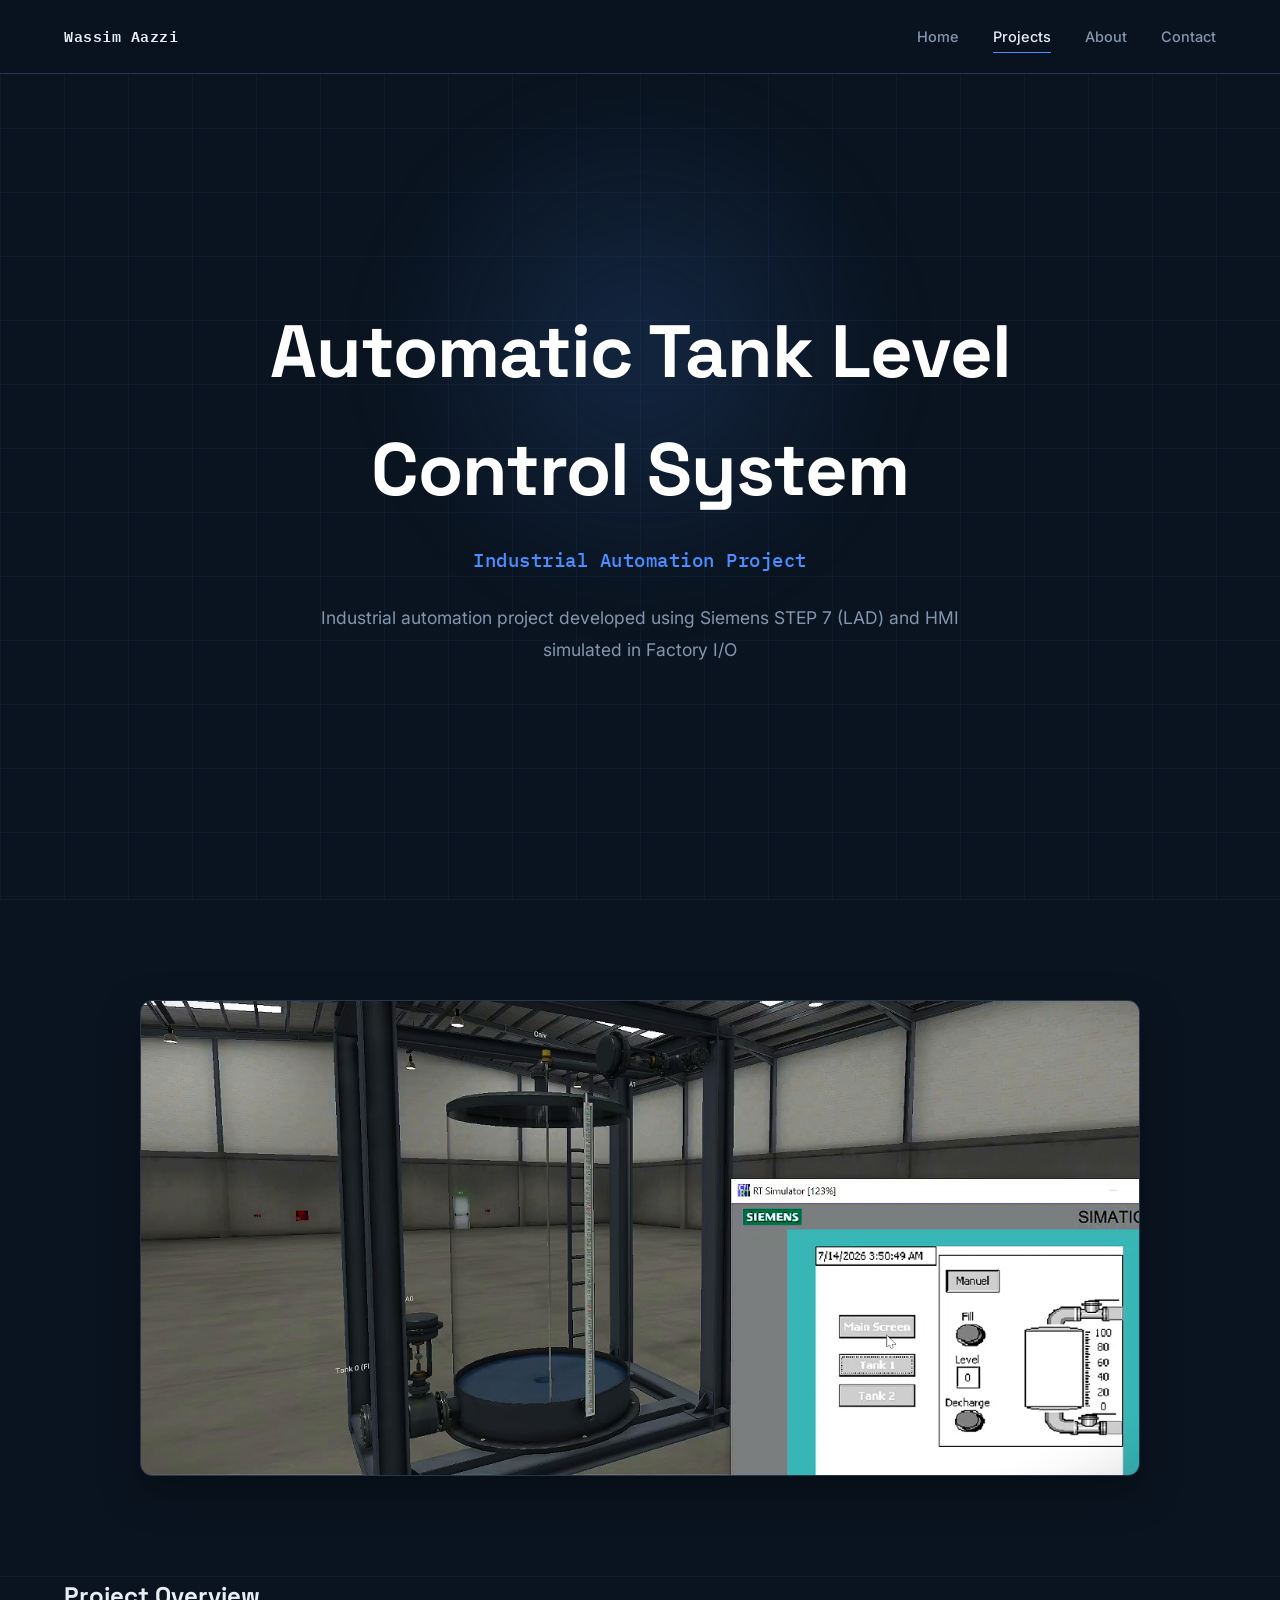
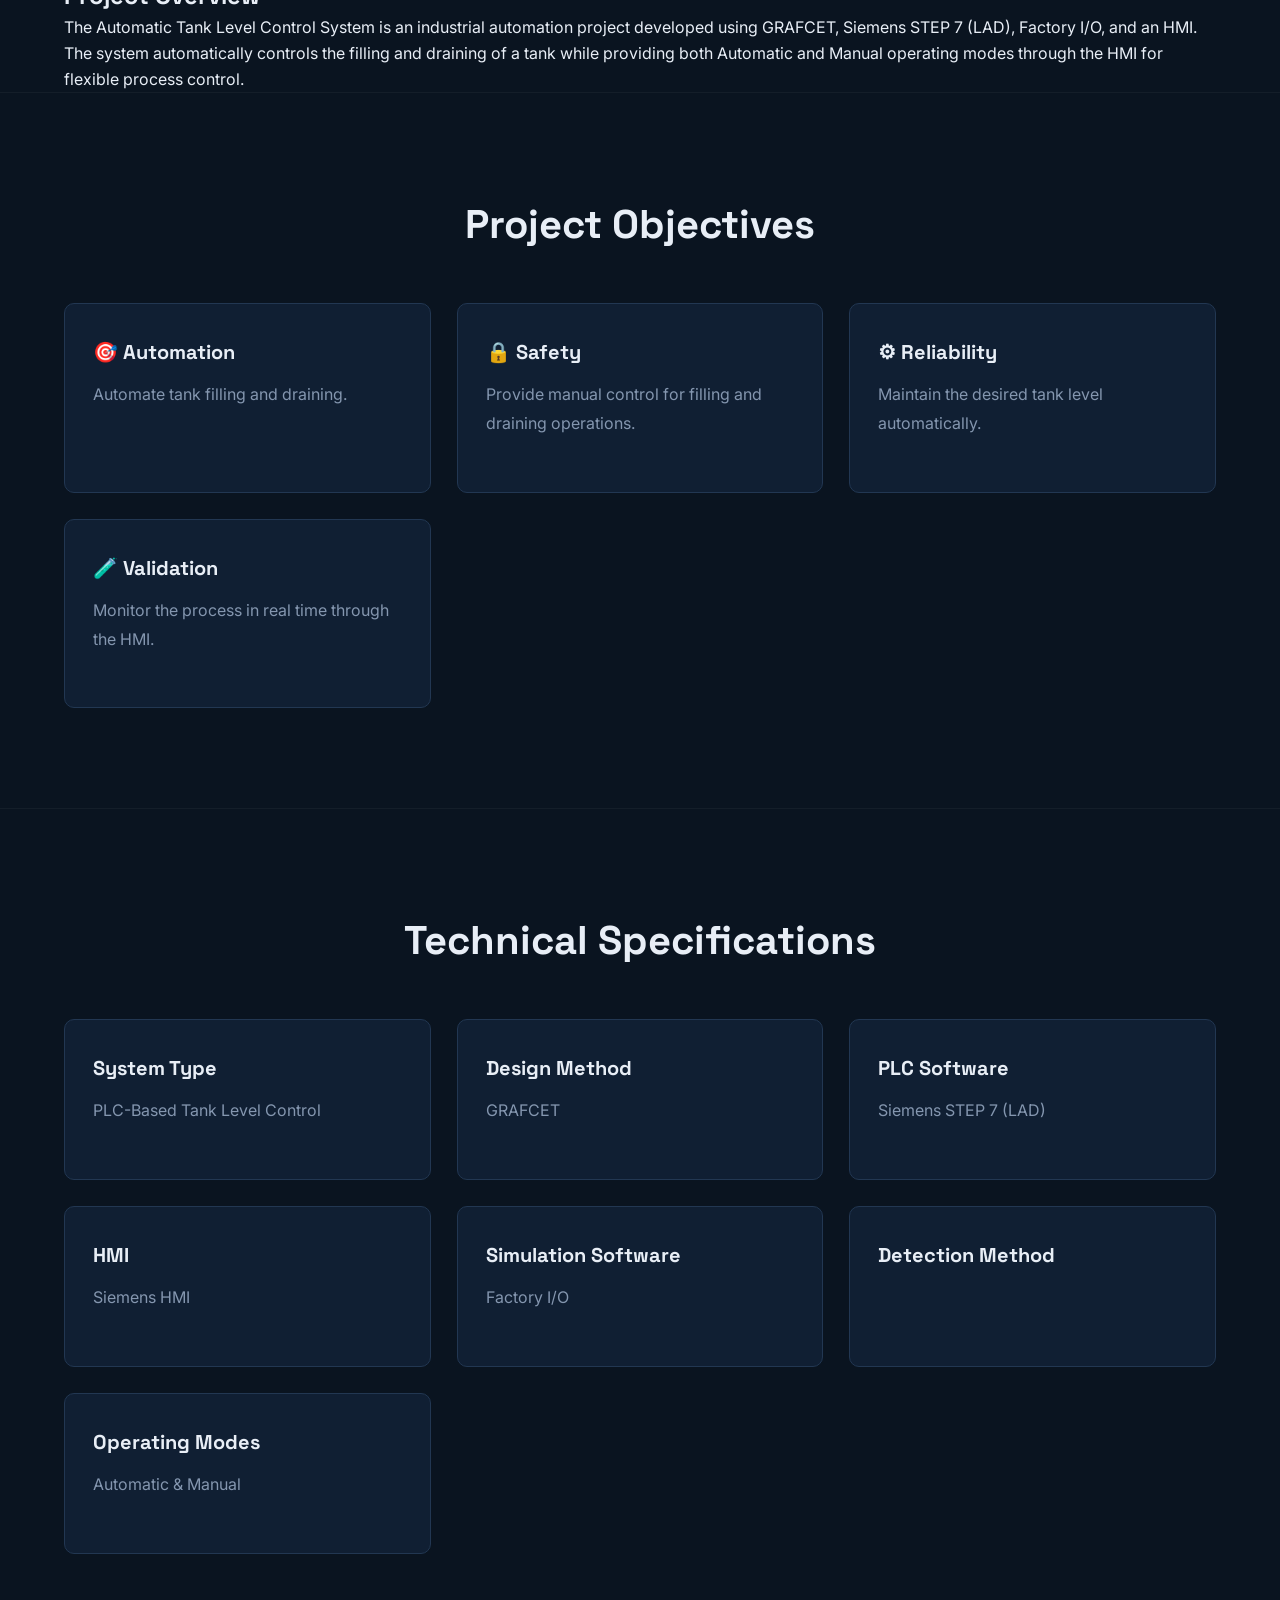
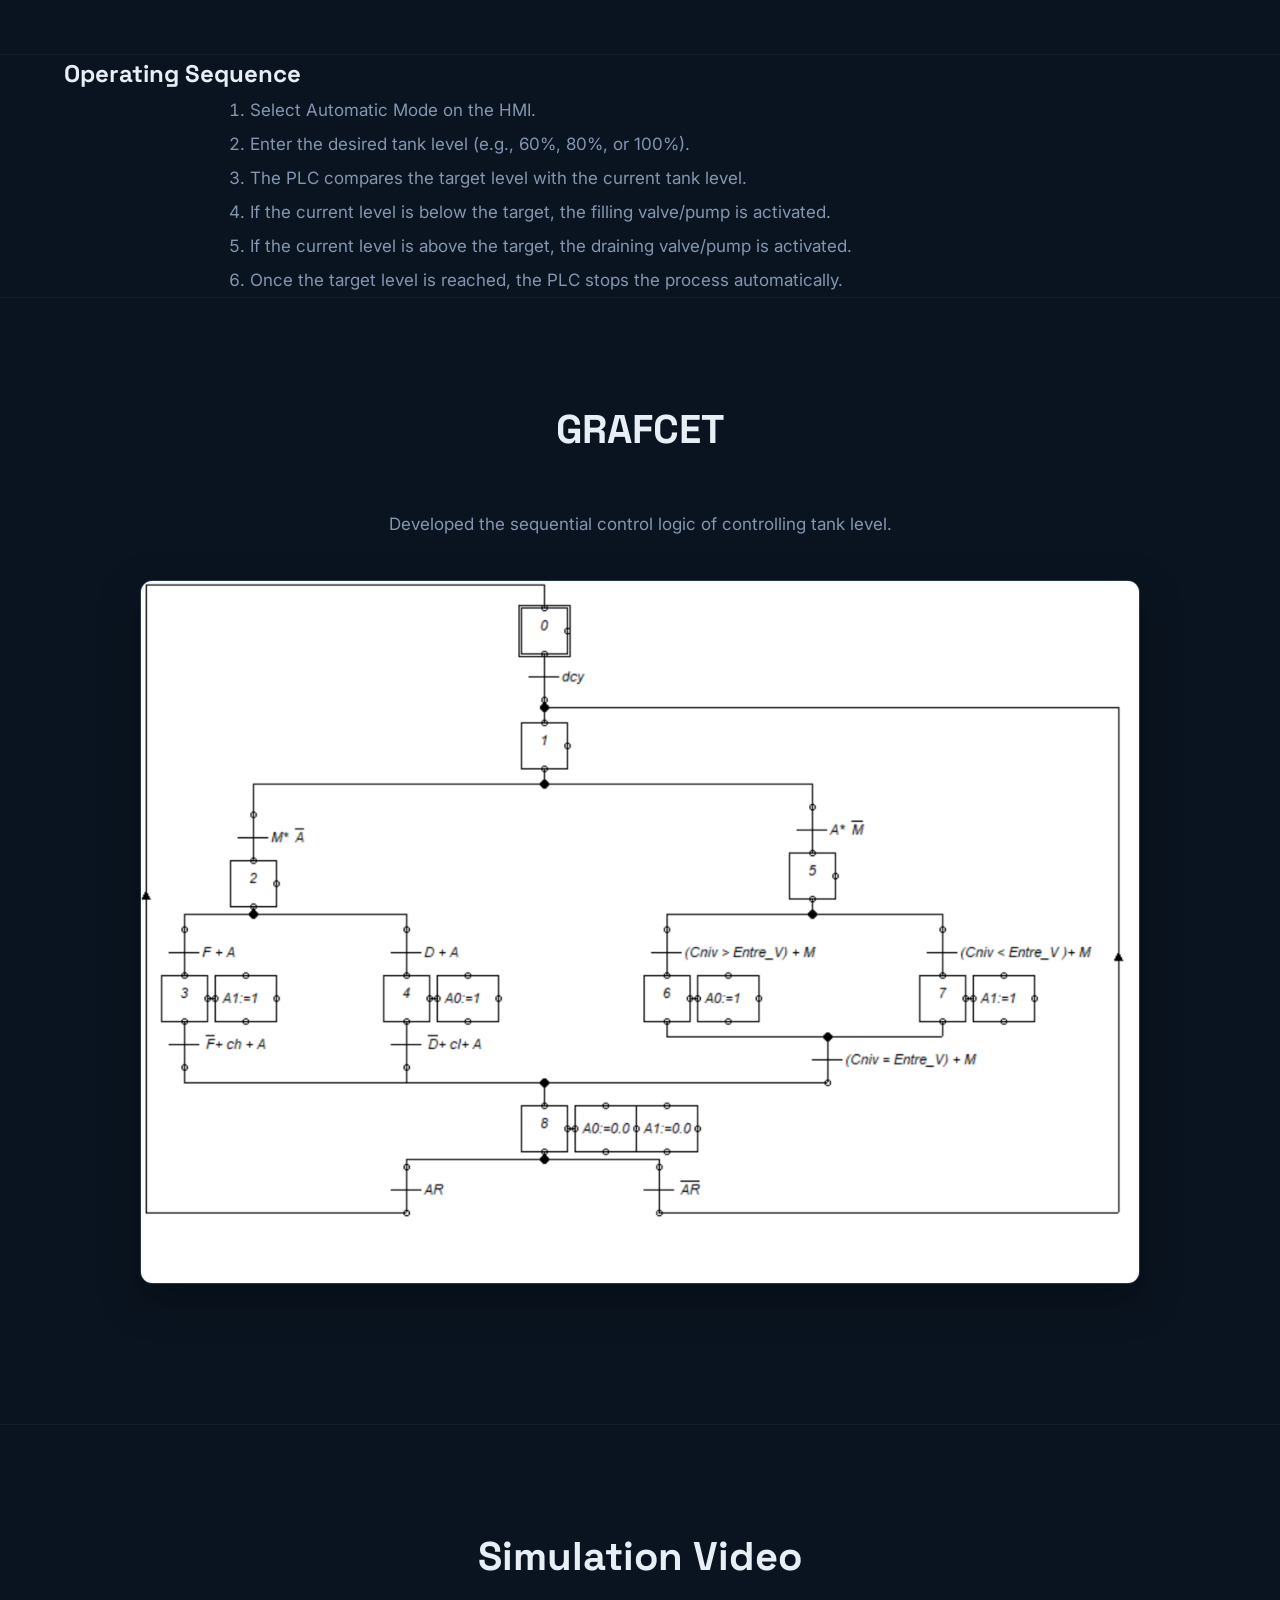
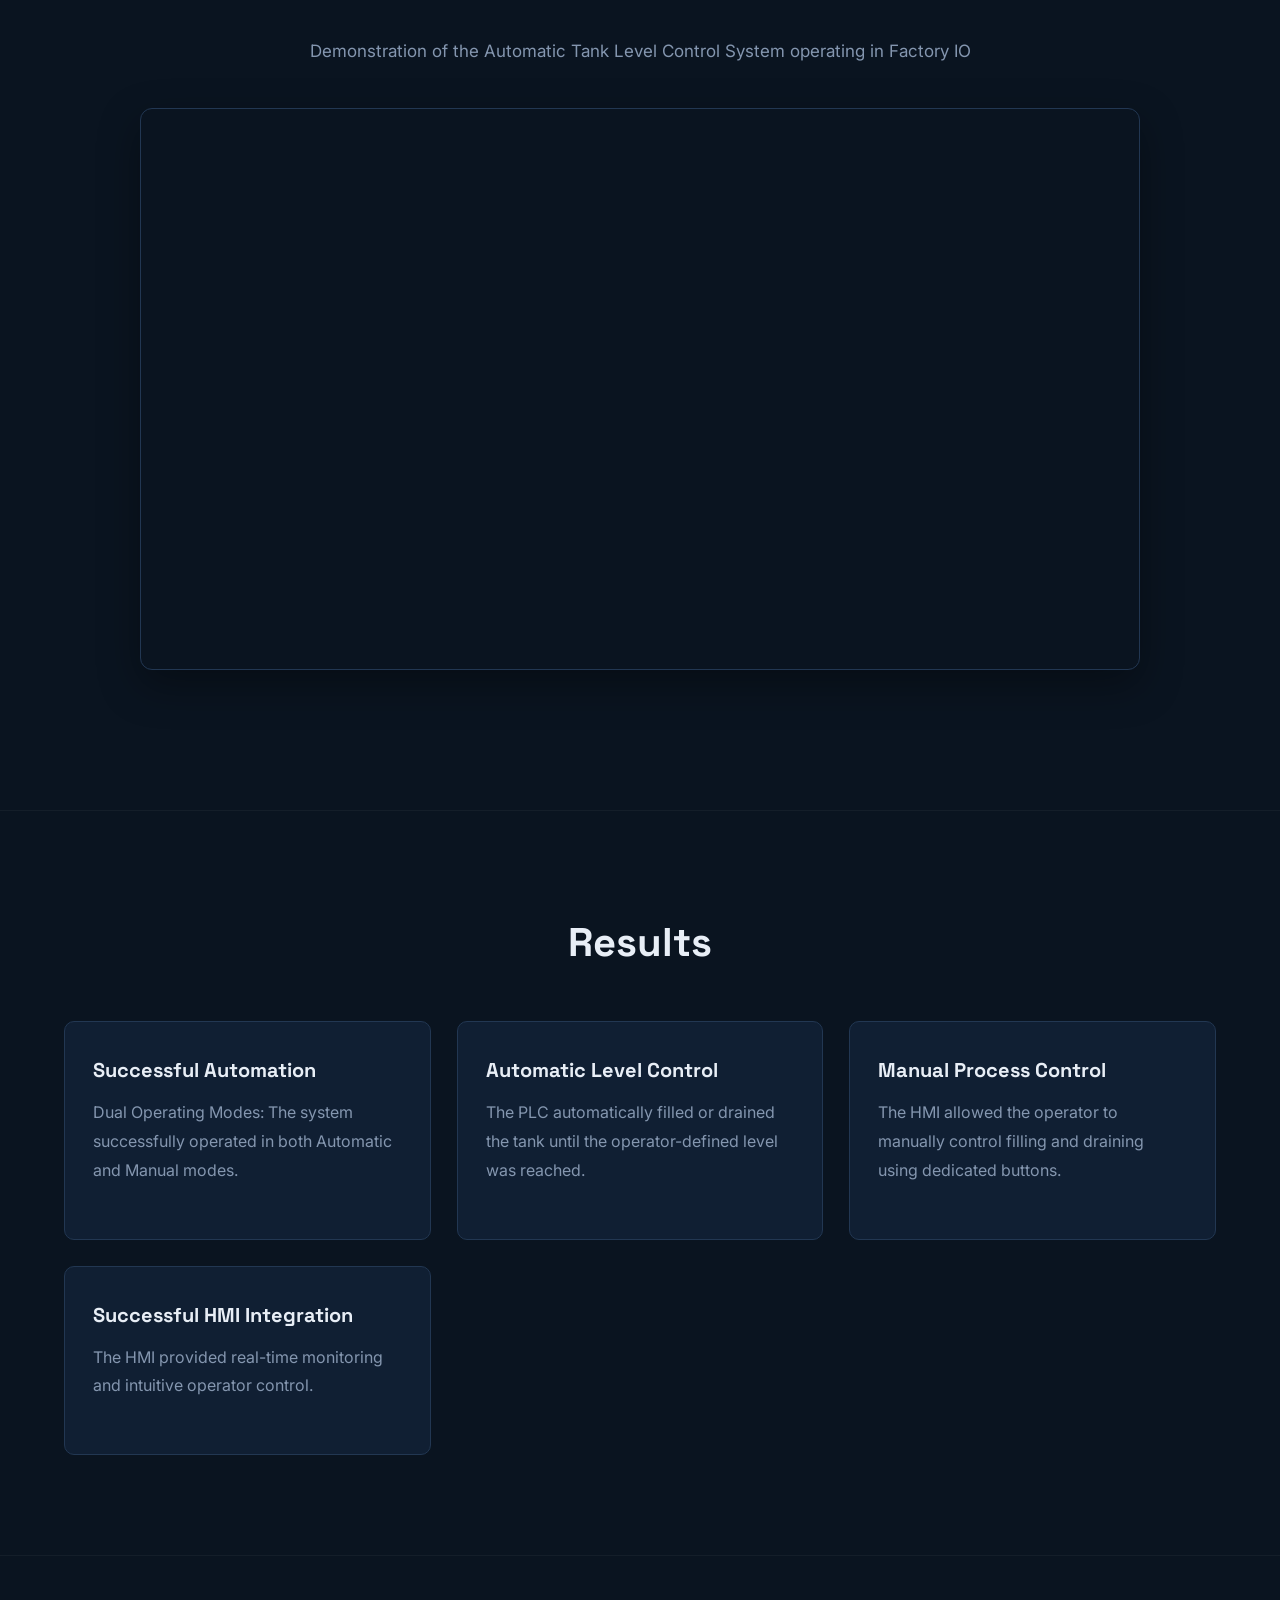
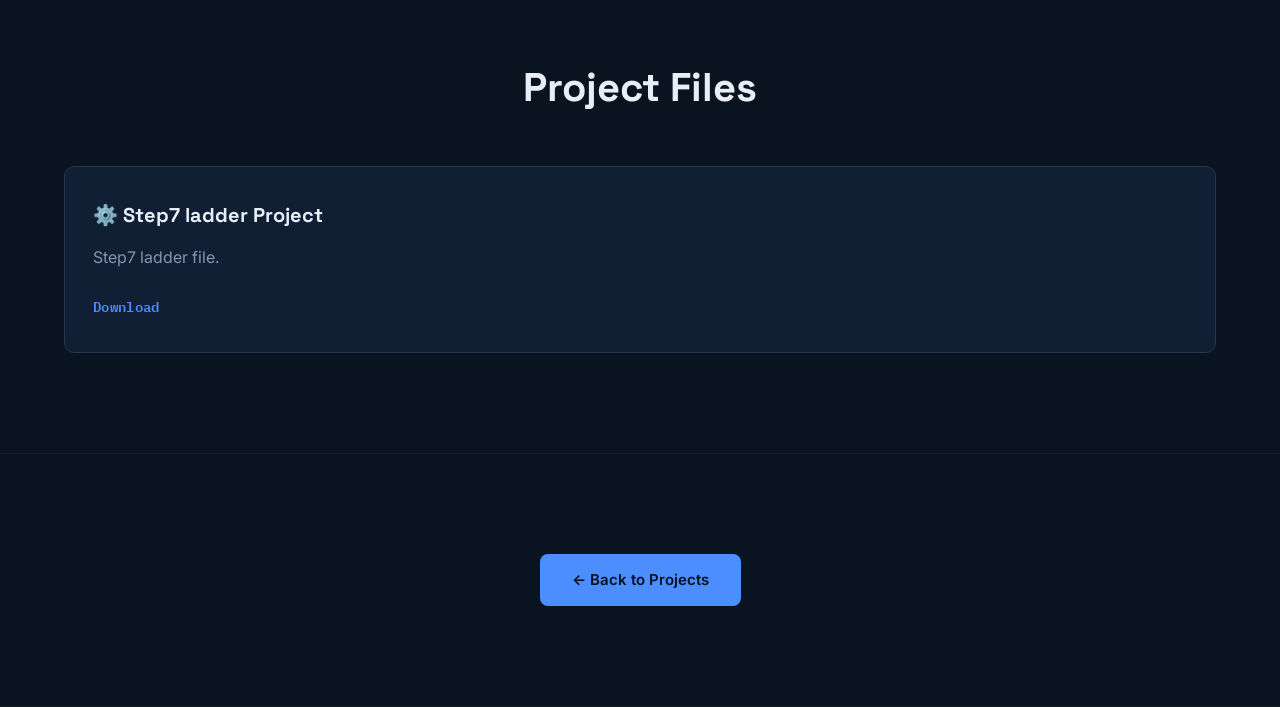
<file: projects/Tank_Level.html>
<!DOCTYPE html>
<html lang="en">
<head>
    <meta charset="UTF-8">
    <meta name="viewport" content="width=device-width, initial-scale=1.0">
    <title>Automated Drilling Station | Wassim Aazzi</title>
    <link rel="stylesheet" href="../css/style.css">
</head>

<body>

<nav>

    <div class="logo">
        <span>Wassim Aazzi</span>
    </div>

    <ul>
        <li><a href="../index.html">Home</a></li>
        <li><a href="../projects.html" class="active">Projects</a></li>
        <li><a href="../about.html">About</a></li>
        <li><a href="../contact.html">Contact</a></li>
    </ul>

</nav>
    
<section class="hero">

    <div class="container">

        <h1>Automatic Tank Level Control System</h1>

        <h2>Industrial Automation Project</h2>

        <p>
            Industrial automation project developed using Siemens STEP 7 (LAD) and HMI simulated in Factory I/O
        </p>

    </div>

</section>
    
<section class="project-banner">

    <div class="container">

        <img src="../images/Tank_Level/Tank_Level.png"
             alt="Automated Sort Station"
             class="banner-image">

    </div>

</section>

<section class="about">

<div class="container">

<h2>Project Overview</h2>

<p>

  The Automatic Tank Level Control System is an industrial automation project developed using GRAFCET, Siemens STEP 7 (LAD), Factory I/O, and an HMI. 
  The system automatically controls the filling and draining of a tank while providing 
  both Automatic and Manual operating modes through the HMI for flexible process control.
</p>

</div>

</section>

<section class="projects">

    <div class="container">

        <h2>Project Objectives</h2>

        <div class="project-grid">

            <div class="card">
                <h3>🎯 Automation</h3>
                <p>Automate tank filling and draining.</p>
            </div>

            <div class="card">
                <h3>🔒 Safety</h3>
                <p>Provide manual control for filling and draining operations.</p>
            </div>

            <div class="card">
                <h3>⚙ Reliability</h3>
                <p>Maintain the desired tank level automatically.</p>
            </div>

            <div class="card">
                <h3>🧪 Validation</h3>
                <p>Monitor the process in real time through the HMI.</p>
            </div>

        </div>

    </div>
    
</section>

<section class="projects">

<div class="container">

        <h2>Technical Specifications</h2>

        <div class="project-grid">

            <div class="card">
                <h3>System Type</h3>
                <p>PLC-Based Tank Level Control</p>
            </div>

            <div class="card">
                <h3>Design Method</h3>
                <p>GRAFCET</p>
            </div>
            
            <div class="card">
                <h3>PLC Software</h3>
                <p>Siemens STEP 7 (LAD)</p>
            </div>

            <div class="card">
                <h3>HMI</h3>
                <p>Siemens HMI</p>
            </div>

            <div class="card">
                <h3>Simulation Software</h3>
                <p>Factory I/O</p>
            </div>

            <div class="card">
                <h3>Detection Method</h3>
                <pDetection Method</p>
            </div>

            <div class="card">
                <h3>Operating Modes</h3>
                <p>Automatic & Manual</p>
            </div>

        </div>

    </div>

</section>


<section class="about">
    
    <div class="container">

    <h2>Operating Sequence</h2>

    <ol>

    <li>Select Automatic Mode on the HMI.</li>

    <li>Enter the desired tank level (e.g., 60%, 80%, or 100%).</li>

    <li>The PLC compares the target level with the current tank level.</li>

    <li>If the current level is below the target, the filling valve/pump is activated.</li>

    <li>If the current level is above the target, the draining valve/pump is activated.</li>

    <li>Once the target level is reached, the PLC stops the process automatically.</li>
    
    </ol>

    </div>

</section>

<section class="projects">

    <div class="container">

        <h2>GRAFCET</h2>

        <p style="text-align:center; margin-bottom:30px;">
            Developed the sequential control logic of controlling tank level.
        </p>

        <img
            src="../images/Tank_Level/Tank_Level-grafcet.png"
            alt="GRAFCET Diagram"
            class="banner-image">
    </div>

</section>
    
<section class="projects">

    <div class="container">

        <h2>Simulation Video</h2>

        <p class="gallery-text">
            Demonstration of the Automatic Tank Level Control System operating in Factory IO
        </p>

        <div class="video-container">

            <iframe
                src="https://www.youtube.com/embed/vKqtBB5IIN4?si=kmF3RHuuriRNkxIB"
                title="Automatic Tank Level Control Simulation"
                allow="accelerometer; autoplay; clipboard-write; encrypted-media; gyroscope; picture-in-picture; web-share"
                referrerpolicy="strict-origin-when-cross-origin"
                allowfullscreen>
            </iframe>

        </div>

    </div>

</section>
    
<section class="projects">

    <div class="container">

        <h2>Results</h2>

        <div class="project-grid">

            <div class="card">
                <h3>Successful Automation</h3>
                <p>Dual Operating Modes: The system successfully operated in both Automatic and Manual modes.</p>
            </div>
            
            <div class="card">
                <h3>Automatic Level Control</h3>
                <p>The PLC automatically filled or drained the tank until the operator-defined level was reached.</p>
            </div>
            
            <div class="card">
                <h3>Manual Process Control</h3>
                <p>The HMI allowed the operator to manually control filling and draining using dedicated buttons.</p>
            </div>

            <div class="card">
                <h3>Successful HMI Integration</h3>
                <p>The HMI provided real-time monitoring and intuitive operator control.</p>
            </div>
            
        </div>

    </div>

</section>
    
<section class="projects">

    <div class="container">

        <h2>Project Files</h2>

        <div class="project-grid">

            <div class="card">

                <h3>⚙️ Step7 ladder Project</h3>

                <p>Step7 ladder file.</p>

                <a href="../files/Tank_Level/Tank_Level-Ladder.pdf" download>
                    Download
                </a>

            </div>

        </div>

    </div>

</section>


<section class="projects">

    <div class="container" style="text-align:center;">

        <a href="../projects.html" class="btn primary">
            ← Back to Projects
        </a>

    </div>

</section>

<script src="../script.js"></script>
    
</body>
</html>
</file>
<file: css/style.css>
/* ===========================
   Fonts
   Space Grotesk  -> display / headings (technical, geometric)
   Inter          -> body copy
   IBM Plex Mono  -> labels, tags, stats, nav (drafting / silkscreen feel)
=========================== */
@import url('https://fonts.googleapis.com/css2?family=Space+Grotesk:wght@500;600;700&family=Inter:wght@400;500;600&family=IBM+Plex+Mono:wght@400;500;600&display=swap');

:root{

    /* Color tokens */
    --bg:            #0A1420;
    --bg-alt:        #0D1B2E;
    --panel:         #101F33;
    --panel-border:  #223752;
    --grid-line:     rgba(76,141,255,.06);

    --text:          #E8EEF6;
    --muted:         #8496AF;

    --blue:          #4C8DFF;   /* cyanotype accent — primary */
    --blue-dim:      #3568C4;
    --amber:         #F2A65A;   /* copper accent — secondary / highlight */

    --radius:        14px;
    --ease:          cubic-bezier(.22,.9,.32,1);

}

*{
    margin:0;
    padding:0;
    box-sizing:border-box;
}

html{
    scroll-behavior:smooth;
}

body{
    font-family:'Inter',sans-serif;
    background:var(--bg);
    color:var(--text);
    overflow-x:hidden;
    line-height:1.6;
}

h1,h2,h3{
    font-family:'Space Grotesk',sans-serif;
}

.container{
    width:min(90%,1200px);
    margin:auto;
}

::selection{
    background:var(--blue);
    color:#04101F;
}

a{
    outline-offset:4px;
}

:focus-visible{
    outline:2px solid var(--amber);
    outline-offset:3px;
    border-radius:4px;
}

/* Blueprint grid paper — sits behind the whole page */
body::before{
    content:"";
    position:fixed;
    inset:0;
    z-index:-1;
    background-image:
        linear-gradient(var(--grid-line) 1px,transparent 1px),
        linear-gradient(90deg,var(--grid-line) 1px,transparent 1px);
    background-size:64px 64px;
}

/* ===========================
   Navigation
=========================== */

nav{
    position:fixed;
    top:0;
    width:100%;
    z-index:1000;

    display:flex;
    align-items:center;
    justify-content:space-between;
    gap:20px;

    padding:0 5%;
    height:74px;

    background:rgba(10,20,32,.82);
    backdrop-filter:blur(14px);
    border-bottom:1px solid var(--panel-border);
}

.logo span{
    font-family:'IBM Plex Mono',monospace;
    font-size:15px;
    font-weight:600;
    letter-spacing:.5px;
    color:var(--text);
}

nav ul{
    display:flex;
    gap:34px;
    list-style:none;
}

nav a{
    color:var(--muted);
    text-decoration:none;
    font-size:14.5px;
    font-weight:500;
    position:relative;
    transition:color .25s var(--ease);
}

nav a::after{
    content:"";
    position:absolute;
    left:0;
    bottom:-8px;
    width:0;
    height:1px;
    background:var(--blue);
    transition:width .25s var(--ease);
}

nav a:hover,
nav a.active{
    color:var(--text);
}

nav a:hover::after,
nav a.active::after{
    width:100%;
}


/* ===========================
   HERO SECTION
=========================== */

.hero{
    position:relative;
    overflow:hidden;
    min-height:100vh;
    display:flex;
    justify-content:center;
    align-items:center;
    text-align:center;
    padding:130px 20px 70px;
}

.hero::before{
    content:"";
    position:absolute;
    width:520px;
    height:520px;
    border-radius:50%;
    background:radial-gradient(circle,rgba(76,141,255,.16),transparent 70%);
    filter:blur(40px);
    top:90px;
    left:50%;
    transform:translateX(-50%);
    z-index:0;
}

.hero .container{
    position:relative;
    z-index:1;
    max-width:880px;
}

.hero h1{
    font-size:clamp(40px,6vw,74px);
    font-weight:700;
    letter-spacing:-1px;
    margin-bottom:16px;
    color:#fff;
}

.hero h2{
    font-family:'IBM Plex Mono',monospace;
    font-size:clamp(16px,2vw,19px);
    font-weight:500;
    letter-spacing:.5px;
    color:var(--blue);
    margin-bottom:26px;
}


.hero p{
    max-width:720px;
    margin:auto;
    color:var(--muted);
    font-size:17.5px;
    line-height:1.85;
}

.buttons{
    display:flex;
    justify-content:center;
    flex-wrap:wrap;
    gap:18px;
    margin-top:42px;
}

.btn{
    display:inline-block;
    padding:14px 32px;
    border-radius:8px;
    text-decoration:none;
    font-weight:600;
    font-size:15px;
    transition:transform .3s var(--ease),box-shadow .3s var(--ease),background .3s var(--ease),color .3s var(--ease);
}

.primary{
    background:var(--blue);
    color:#051121;
}

.primary:hover{
    background:#6BA0FF;
    transform:translateY(-3px);
    box-shadow:0 12px 28px rgba(76,141,255,.28);
}

.secondary{
    border:1.5px solid var(--amber);
    color:var(--amber);
}

.secondary:hover{
    background:var(--amber);
    color:#1A0F02;
    transform:translateY(-3px);
}

.tech-stack{
    display:flex;
    justify-content:center;
    flex-wrap:wrap;
    gap:12px;
    margin-top:38px;
}

.tech-stack span{
    font-family:'IBM Plex Mono',monospace;
    font-size:13px;
    background:var(--panel);
    border:1px solid var(--panel-border);
    color:var(--blue);
    padding:9px 16px;
    border-radius:6px;
    transition:border-color .25s var(--ease),transform .25s var(--ease);
}

.tech-stack span:hover{
    border-color:var(--blue);
    transform:translateY(-2px);
}

.scroll-text{
    margin-top:46px;
    color:var(--muted);
    font-family:'IBM Plex Mono',monospace;
    font-size:13px;
    letter-spacing:1.5px;
}

/* ===========================
   Shared section rhythm
=========================== */

section{
    position:relative;
    opacity:0;
    transform:translateY(32px);
    transition:opacity .7s ease,transform .7s ease;
}

section.show{
    opacity:1;
    transform:translateY(0);
}

section:not(:last-child){
    border-bottom:1px solid rgba(255,255,255,.045);
}

.projects,
.skills,
.stats{
    padding:100px 0;
}

.skills{
    background:var(--bg-alt);
}

.projects h2,
.skills h2,
.stats h2{
    text-align:center;
    font-size:clamp(28px,4vw,40px);
    margin-bottom:46px;
    color:var(--text);
}

.projects .container > p{
    max-width:760px;
    margin:0 auto;
    color:var(--muted);
    font-size:17px;
    line-height:1.9;
    text-align:center;
}

/* ===========================
   Cards — drafting corner-bracket signature
=========================== */

.project-grid{
    display:grid;
    grid-template-columns:repeat(auto-fit,minmax(300px,1fr));
    gap:26px;
}

.card{
    position:relative;
    background:var(--panel);
    padding:32px 28px;
    border-radius:10px;
    border:1px solid var(--panel-border);
    transition:transform .35s var(--ease),border-color .35s var(--ease),box-shadow .35s var(--ease);
}

/* corner brackets — hidden until hover, like a drafting registration mark */
.card::before,
.card::after{
    content:"";
    position:absolute;
    width:16px;
    height:16px;
    border:2px solid var(--amber);
    opacity:0;
    transition:opacity .3s var(--ease),transform .3s var(--ease);
}

.card::before{
    top:8px;
    left:8px;
    border-right:none;
    border-bottom:none;
    transform:translate(4px,4px);
}

.card::after{
    bottom:8px;
    right:8px;
    border-left:none;
    border-top:none;
    transform:translate(-4px,-4px);
}

.card:hover::before,
.card:hover::after{
    opacity:1;
    transform:translate(0,0);
}

.card:hover{
    transform:translateY(-8px);
    border-color:var(--blue-dim);
    box-shadow:0 20px 40px rgba(0,0,0,.35);
}

.card h3{
    font-size:20px;
    margin-bottom:12px;
    color:var(--text);
}

.card p{
    color:var(--muted);
    line-height:1.8;
    margin-bottom:22px;
}

.card a{
    font-family:'IBM Plex Mono',monospace;
    font-size:13.5px;
    color:var(--blue);
    text-decoration:none;
    font-weight:600;
    letter-spacing:.3px;
}

.card a:hover{
    text-decoration:underline;
}

.tag{
    display:inline-block;
    font-family:'IBM Plex Mono',monospace;
    background:transparent;
    border:1px solid var(--amber);
    color:var(--amber);
    padding:5px 12px;
    border-radius:4px;
    font-size:11.5px;
    letter-spacing:.5px;
    font-weight:500;
    margin-bottom:18px;
}

/* ===========================
   Skills
=========================== */

.skills-grid{
    display:grid;
    grid-template-columns:repeat(auto-fit,minmax(270px,1fr));
    gap:22px;
}

.skill-card{
    background:var(--panel);
    padding:28px;
    border-radius:10px;
    border:1px solid var(--panel-border);
    border-left:2px solid var(--blue);
    transition:transform .3s var(--ease),border-color .3s var(--ease);
}

.skill-card:hover{
    transform:translateY(-6px);
    border-left-color:var(--amber);
}

.skill-card h3{
    font-size:16.5px;
    margin-bottom:12px;
    color:var(--text);
}

.skill-card p{
    color:var(--muted);
    line-height:1.7;
    font-size:15px;
}

/* ===========================
   Stats — instrument-panel readout
=========================== */

.stats-grid{
    display:grid;
    grid-template-columns:repeat(auto-fit,minmax(210px,1fr));
    gap:22px;
}

.stat-card{
    background:var(--panel);
    padding:32px;
    border-radius:10px;
    text-align:center;
    border:1px solid var(--panel-border);
    transition:transform .3s var(--ease),border-color .3s var(--ease);
}

.stat-card:hover{
    transform:translateY(-6px);
    border-color:var(--blue-dim);
}

.stat-card h3{
    font-family:'IBM Plex Mono',monospace;
    font-size:40px;
    font-weight:600;
    color:var(--amber);
    margin-bottom:10px;
}

.stat-card p{
    font-family:'IBM Plex Mono',monospace;
    font-size:12.5px;
    letter-spacing:.5px;
    color:var(--muted);
    text-transform:uppercase;
}

/* ===========================
   Footer
=========================== */

footer{
    padding:38px 0;
    background:var(--bg);
    border-top:1px solid var(--panel-border);
    text-align:center;
}

footer p{
    font-family:'IBM Plex Mono',monospace;
    color:var(--muted);
    font-size:12.5px;
    margin:6px;
    letter-spacing:.3px;
}

/* ===========================
   About page (about.html)
=========================== */

.about-page{
    padding:160px 0 100px;
    text-align:center;
}

.about-page h1{
    font-size:clamp(34px,5vw,54px);
    color:var(--text);
    margin-bottom:30px;
}

.intro{
    max-width:820px;
    margin:auto;
    font-size:18.5px;
    line-height:1.95;
    color:var(--muted);
}

.about ol,
.lessons{
    max-width:780px;
    margin:auto;
    line-height:2;
    color:var(--muted);
    font-size:17px;
}

.lessons li{
    margin-bottom:12px;
}

/* ===========================
   Project detail pages
=========================== */

.project-banner{
    padding:60px 0;
}

.banner-image,
.diagram-image{
    width:100%;
    max-width:1000px;
    display:block;
    margin:40px auto;
    border-radius:12px;
    border:1px solid var(--panel-border);
    box-shadow:0 15px 40px rgba(0,0,0,.35);
}

.project-image{
    width:100%;
    aspect-ratio:16/9;
    object-fit:cover;
    border-radius:10px;
}

.gallery{
    display:grid;
    grid-template-columns:repeat(auto-fit,minmax(290px,1fr));
    gap:20px;
    margin-top:40px;
}

.gallery img{
    width:100%;
    border-radius:10px;
    border:1px solid var(--panel-border);
    transition:transform .3s var(--ease),box-shadow .3s var(--ease);
    cursor:pointer;
}

.gallery img:hover{
    transform:scale(1.02);
    box-shadow:0 15px 35px rgba(0,0,0,.35);
}

.gallery-text{
    text-align:center;
    color:var(--muted);
    max-width:780px;
    margin:auto;
}

.simulation-video{
    width:100%;
    max-width:1000px;
    display:block;
    margin:40px auto;
    border-radius:12px;
    border:1px solid var(--panel-border);
    box-shadow:0 15px 40px rgba(0,0,0,.35);
}

.video-container{
    width:100%;
    max-width:1000px;
    margin:40px auto;
    aspect-ratio:16/9;
    border-radius:12px;
    overflow:hidden;
    border:1px solid var(--panel-border);
    box-shadow:0 15px 40px rgba(0,0,0,.35);
}

.video-container iframe{
    width:100%;
    height:100%;
    border:none;
}

/* ===========================
   Responsive
=========================== */

@media (max-width:768px){

    nav{
        flex-wrap:wrap;
        height:auto;
        padding:16px 6%;
        row-gap:14px;
    }

    nav ul{
        gap:20px;
        flex-wrap:wrap;
        justify-content:center;
    }

    .hero{
        padding:150px 20px 80px;
    }

    .buttons{
        flex-direction:column;
        align-items:center;
    }

    .btn{
        width:240px;
        text-align:center;
    }

}

@media (max-width:480px){

    .project-grid,
    .skills-grid,
    .stats-grid{
        grid-template-columns:1fr;
    }

}

/* Respect reduced-motion preference */
@media (prefers-reduced-motion:reduce){
    *{
        animation-duration:0.001ms !important;
        transition-duration:0.001ms !important;
        scroll-behavior:auto !important;
    }
}
</file>
